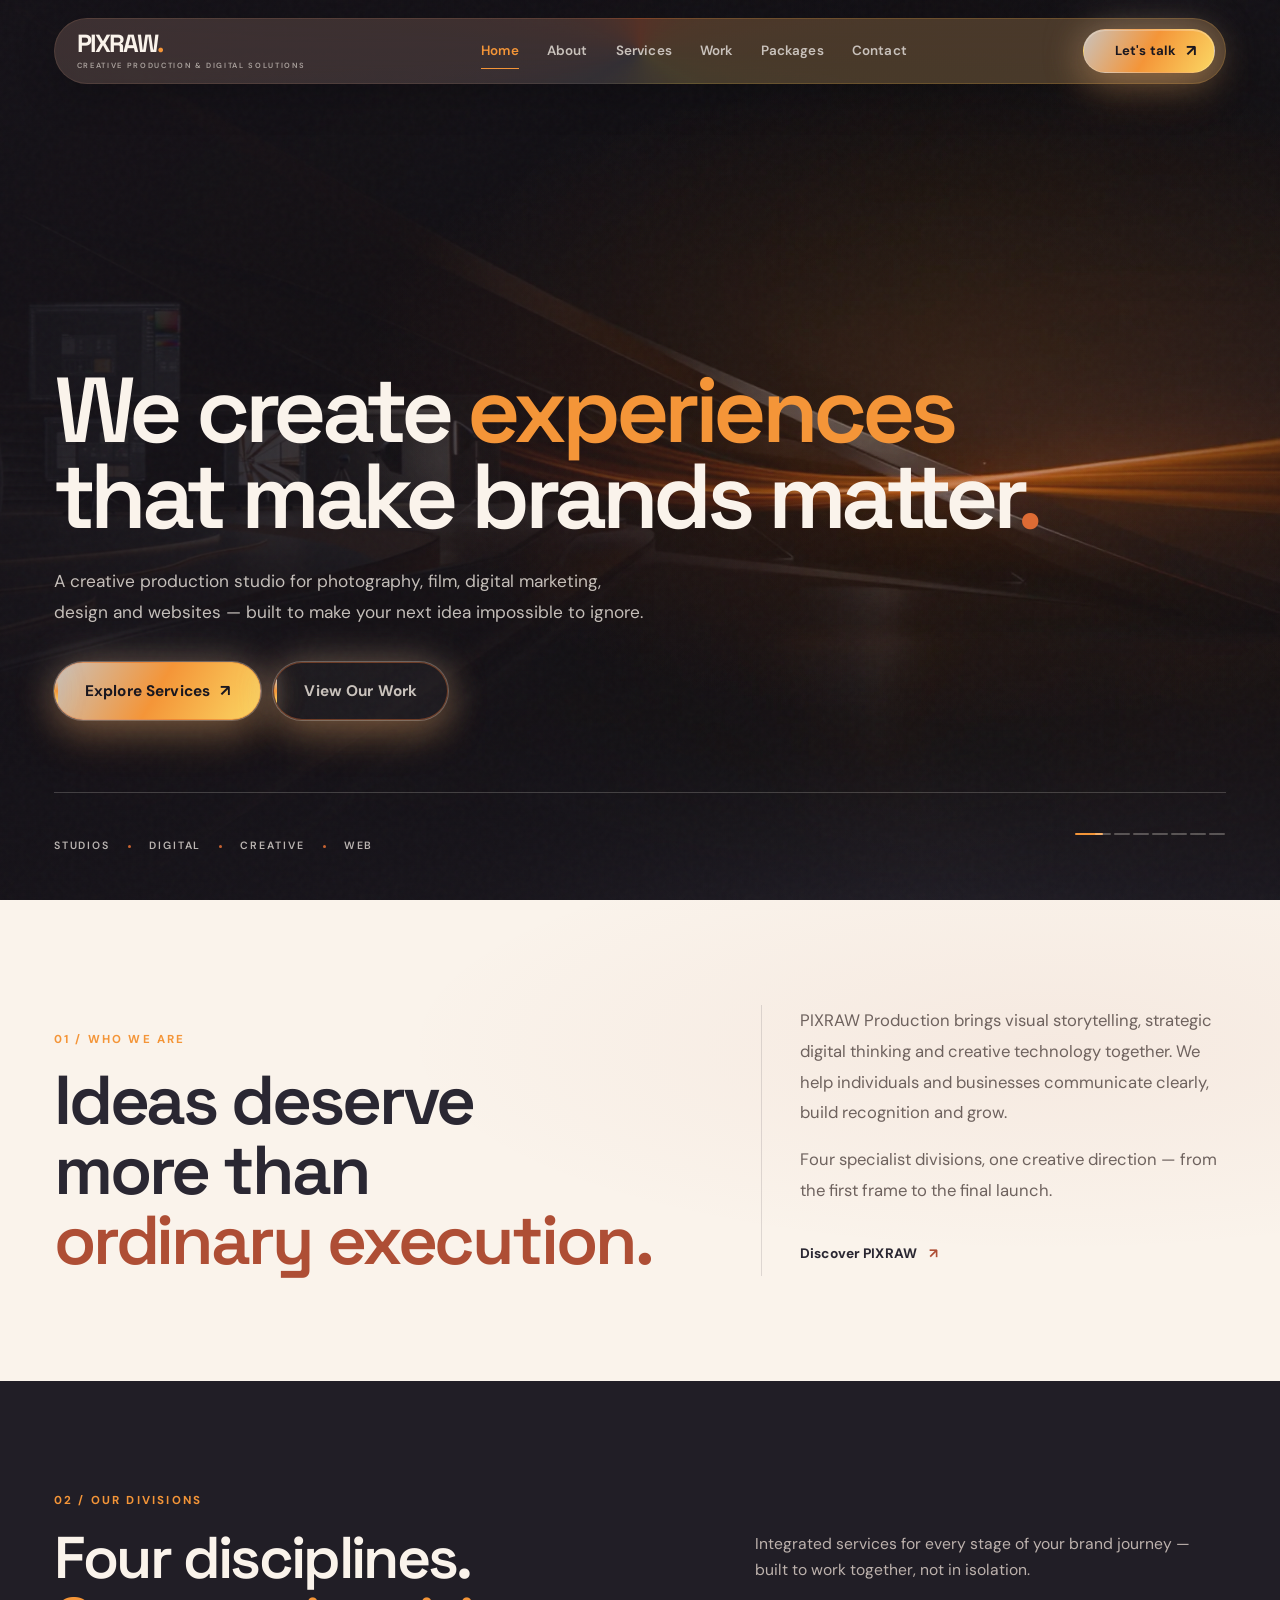
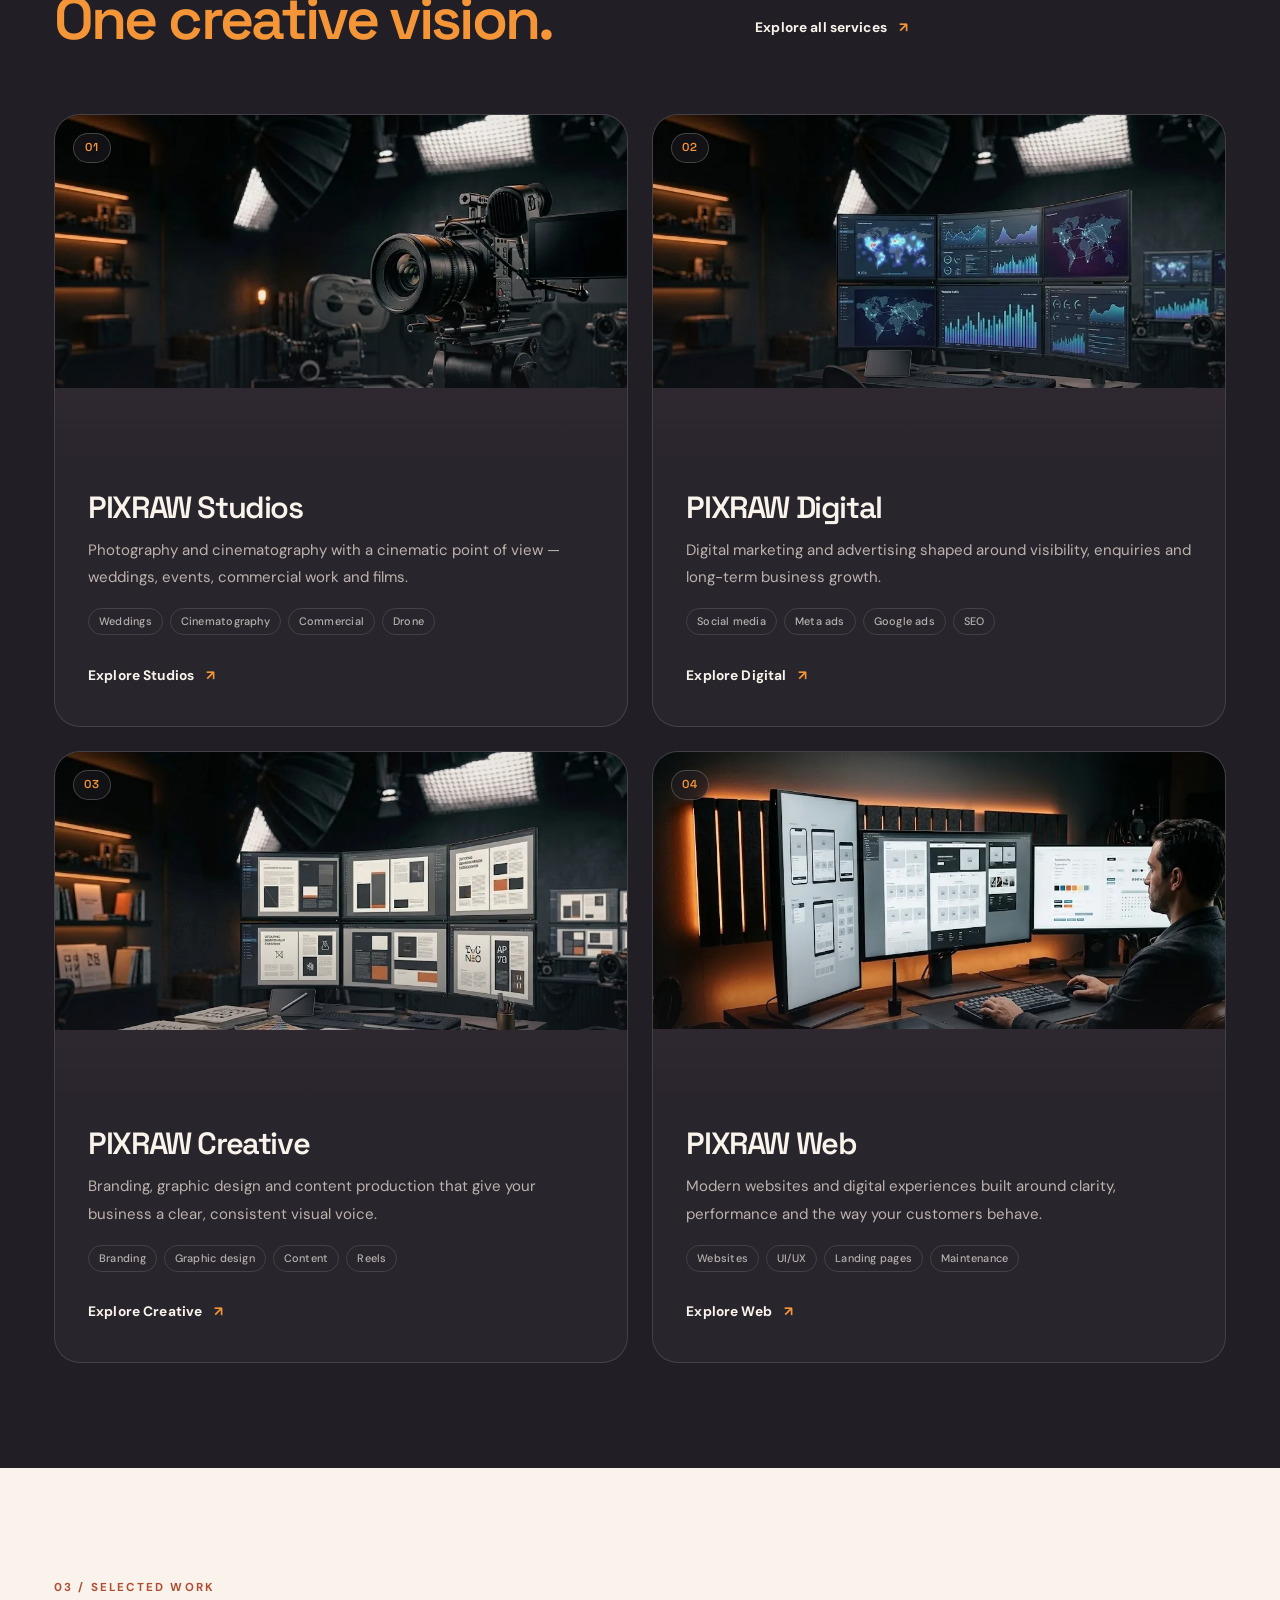
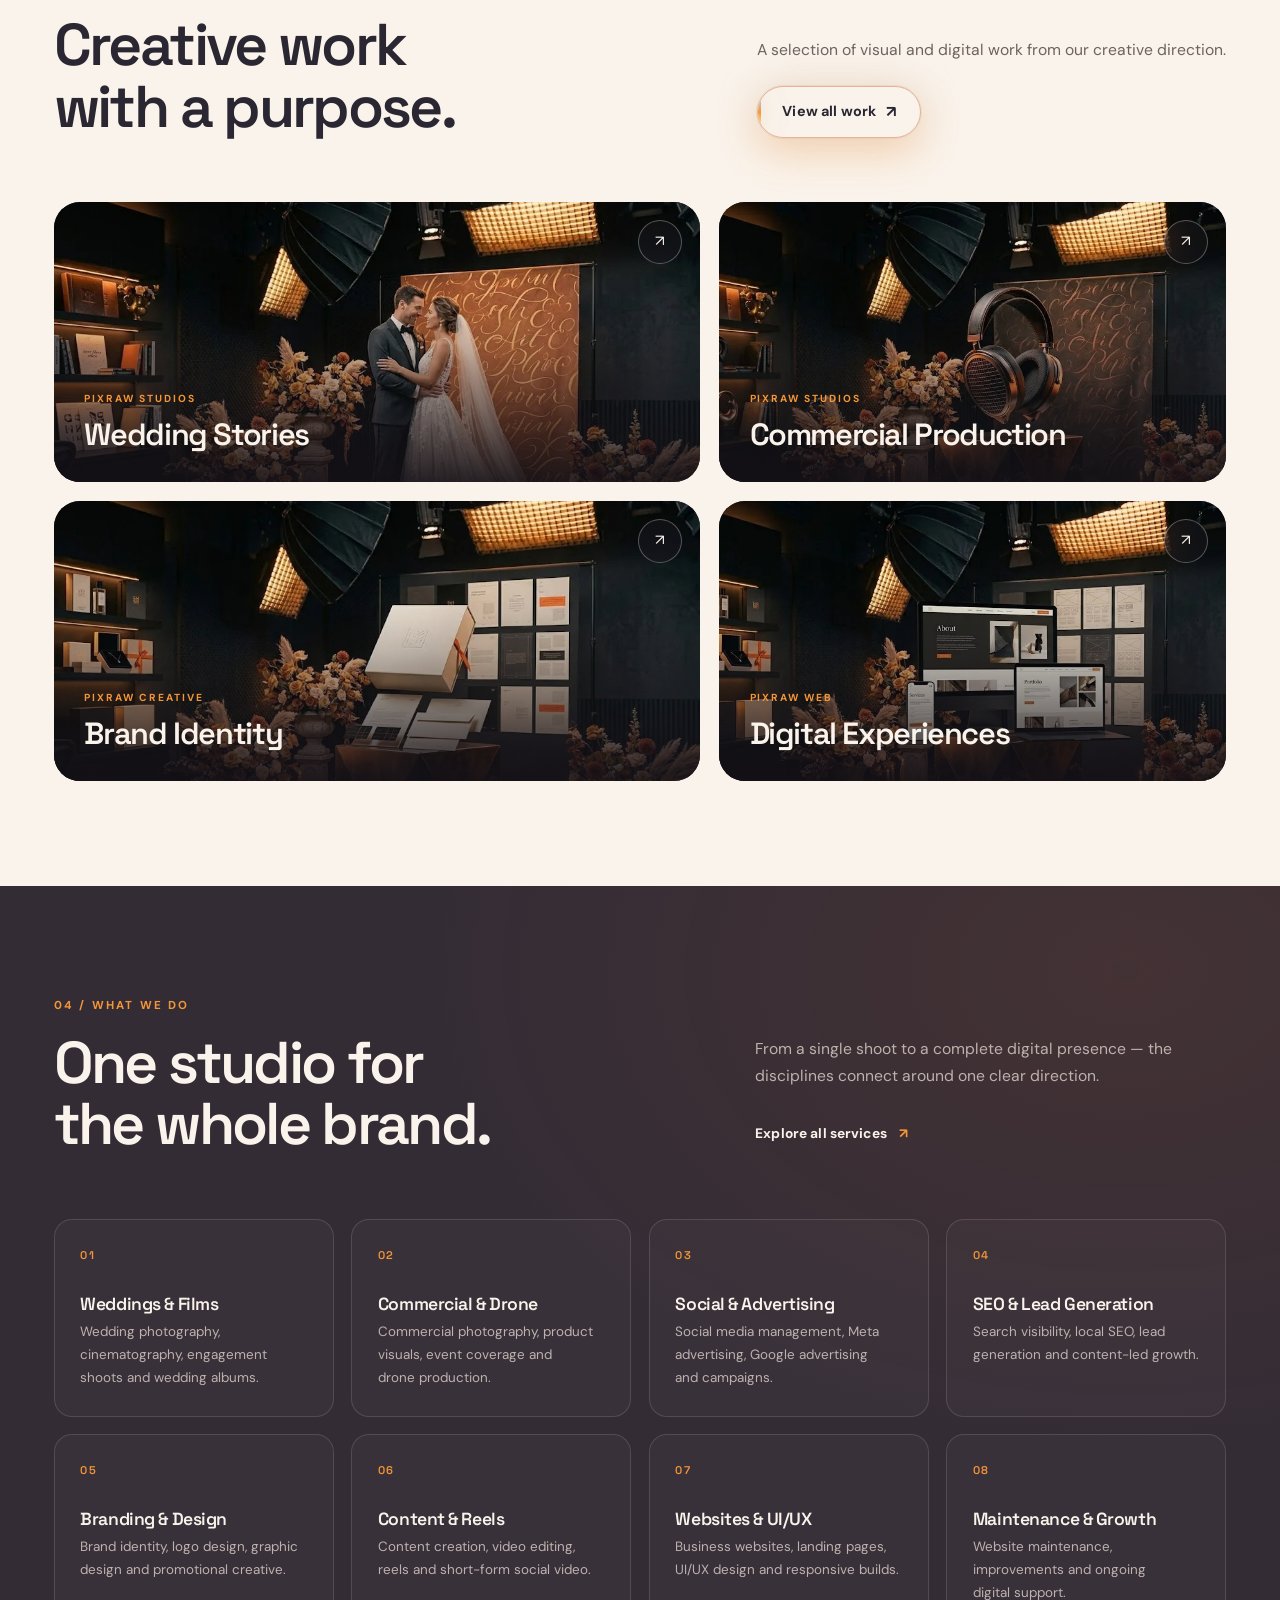
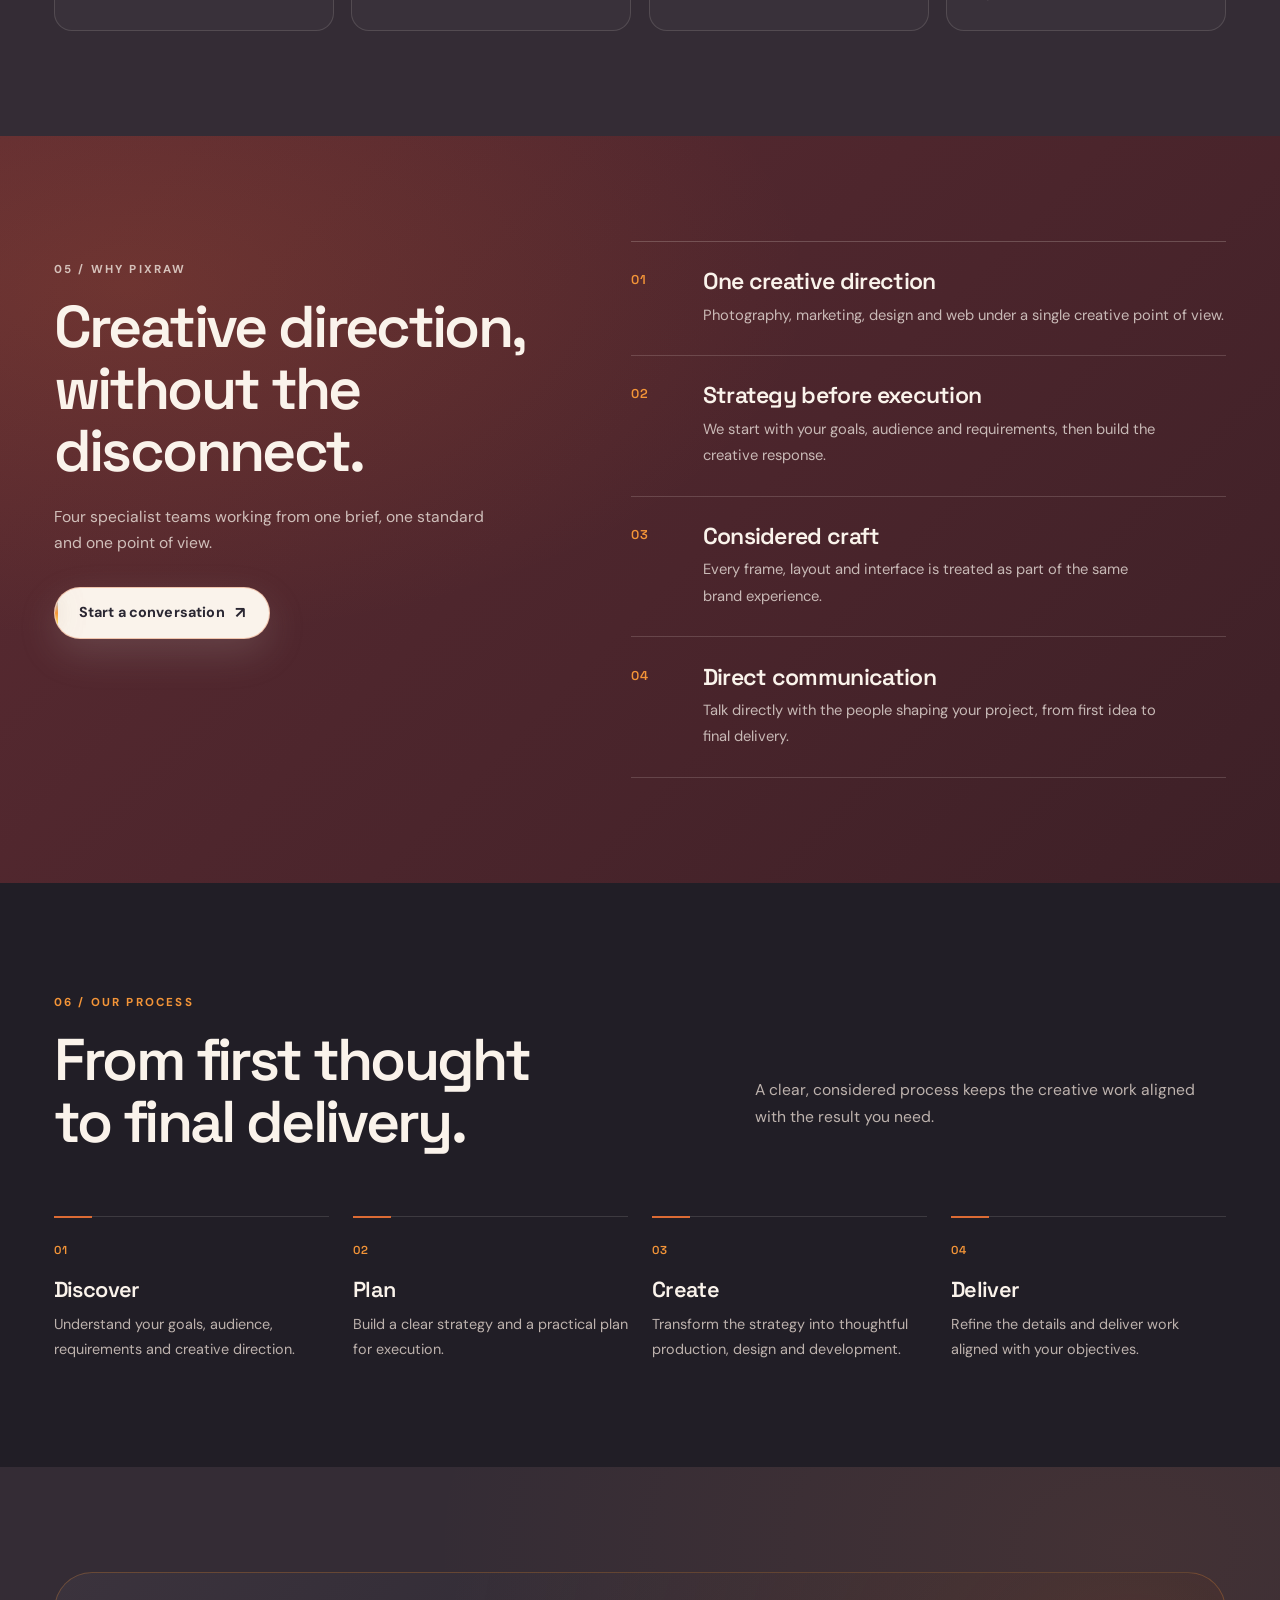
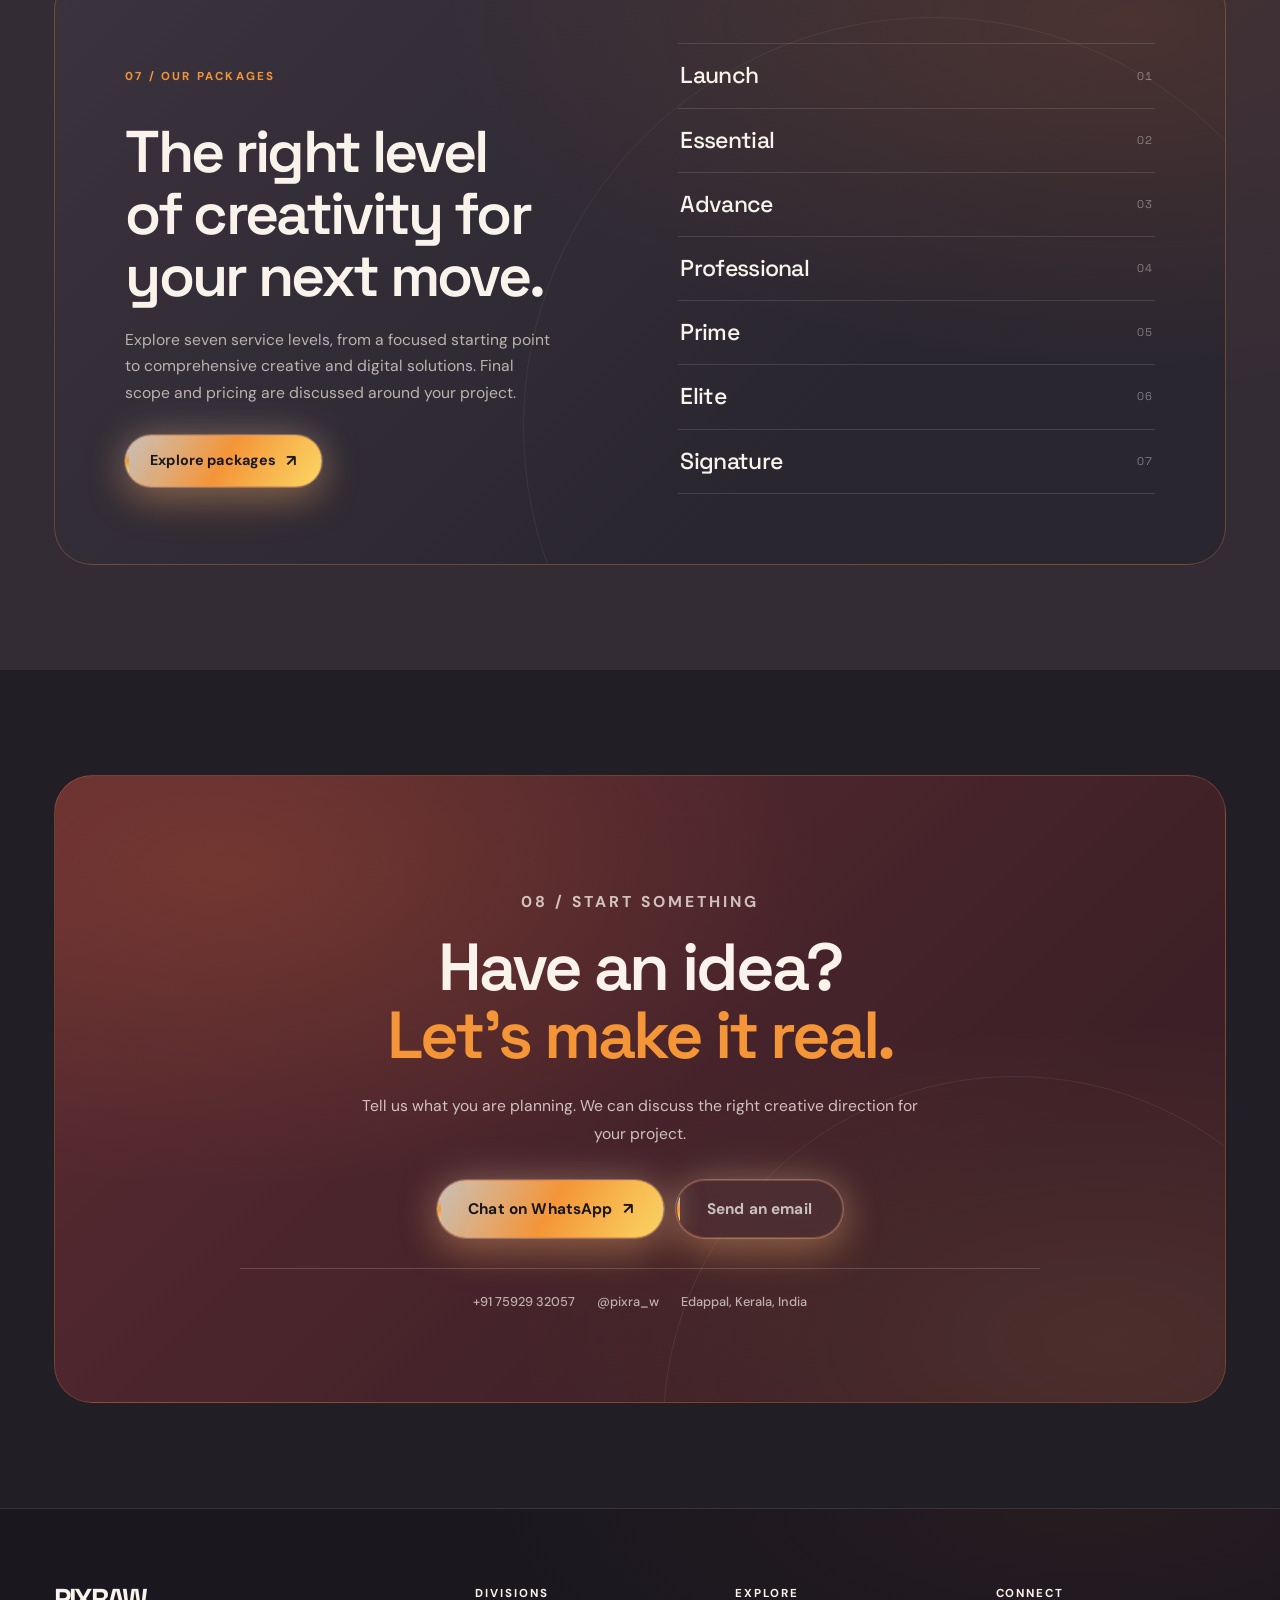
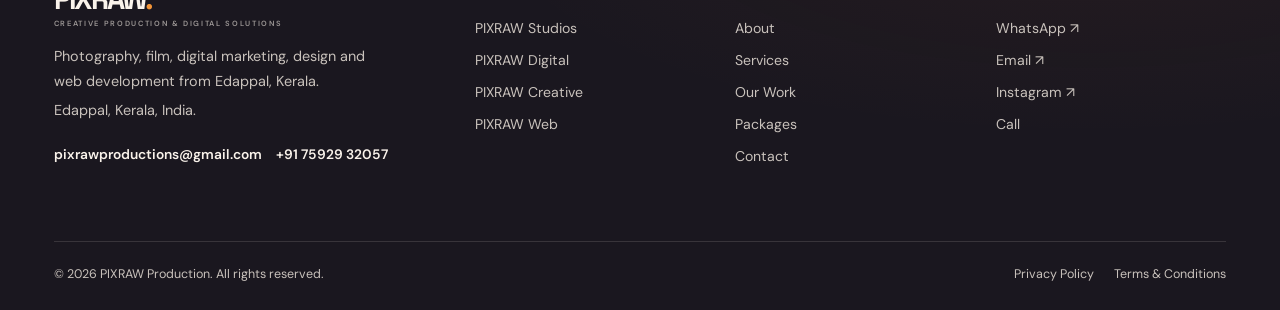
<file: index.html>
<!DOCTYPE html>
<html lang="en">
<head>
  <meta charset="UTF-8">
  <meta name="viewport" content="width=device-width, initial-scale=1">
  <meta name="theme-color" content="#211E26">

  <title>PIXRAW Production | Creative Production & Digital Solutions</title>
  <meta name="description" content="PIXRAW Production is a creative production and digital solutions studio in Edappal, Kerala. Photography, cinematography, digital marketing, branding and web development.">
  <link rel="canonical" href="https://pixraw.pages.dev/">

  <meta property="og:type" content="website">
  <meta property="og:site_name" content="PIXRAW Production">
  <meta property="og:title" content="PIXRAW Production | Creative Production & Digital Solutions">
  <meta property="og:description" content="Cinematic photography and film, digital marketing, creative design and web development from Edappal, Kerala.">
  <meta property="og:url" content="https://pixraw.pages.dev/">
  <meta property="og:image" content="https://pixraw.pages.dev/assets/images/og-pixraw.jpg">
  <meta property="og:image:width" content="1200">
  <meta property="og:image:height" content="630">
  <meta name="twitter:card" content="summary_large_image">
  <meta name="twitter:title" content="PIXRAW Production | Creative Production & Digital Solutions">
  <meta name="twitter:description" content="Cinematic photography and film, digital marketing, creative design and web development from Edappal, Kerala.">
  <meta name="twitter:image" content="https://pixraw.pages.dev/assets/images/og-pixraw.jpg">

  <link rel="icon" href="assets/logo/favicon.ico" sizes="any">
  <link rel="icon" type="image/png" sizes="32x32" href="assets/logo/favicon-32.png">
  <link rel="apple-touch-icon" href="assets/logo/apple-touch-icon.png">

  <link rel="preconnect" href="https://fonts.googleapis.com">
  <link rel="preconnect" href="https://fonts.gstatic.com" crossorigin>
  <link href="https://fonts.googleapis.com/css2?family=DM+Sans:wght@400;500;600;700&family=Space+Grotesk:wght@400;500;600;700&display=swap" rel="stylesheet">

  <link rel="preload" as="image" type="image/webp" href="assets/video/webp/pixraw-scene-01-camera-lens-1920.webp" imagesrcset="assets/video/webp/pixraw-scene-01-camera-lens-960.webp 960w, assets/video/webp/pixraw-scene-01-camera-lens-1920.webp 1920w" imagesizes="100vw">
  <link rel="stylesheet" href="assets/css/design-system.css?v=20261106v">
  <link rel="stylesheet" href="assets/css/style.css?v=20261106v">
  <link rel="stylesheet" href="assets/css/responsive.css?v=20261106v">
  <script src="assets/js/main.js?v=20261106v" defer></script>

  <script type="application/ld+json">
  {
    "@context": "https://schema.org",
    "@type": "ProfessionalService",
    "name": "PIXRAW Production",
    "alternateName": "PIXRAW",
    "description": "Creative production and digital solutions company offering photography, cinematography, digital marketing, branding and web development.",
    "url": "https://pixraw.pages.dev/",
    "logo": "https://pixraw.pages.dev/assets/logo/pixraw-logo-cream.png",
    "image": "https://pixraw.pages.dev/assets/images/og-pixraw.jpg",
    "email": "pixrawproductions@gmail.com",
    "telephone": "+91-75929-32057",
    "address": {
      "@type": "PostalAddress",
      "addressLocality": "Edappal",
      "addressRegion": "Kerala",
      "addressCountry": "IN"
    },
    "areaServed": {
      "@type": "Place",
      "name": "Kerala, India"
    },
    "sameAs": [
      "https://www.instagram.com/pixra_w/"
    ]
  }
  </script>
</head>
<body>

<a class="skip-link" href="#main">Skip to content</a>

<header class="site-header">
  <div class="nav-shell">
    <a class="brand" href="index.html" aria-label="PIXRAW Production — home">
      <span class="brand__name">PIXRAW<span class="brand__dot">.</span></span>
      <span class="brand__sub">Creative Production &amp; Digital Solutions</span>
    </a>

    <nav class="primary-nav" aria-label="Primary navigation">
      <a href="index.html" aria-current="page">Home</a>
      <a href="about.html">About</a>
      <a href="services.html">Services</a>
      <a href="work.html">Work</a>
      <a href="packages.html">Packages</a>
      <a href="contact.html">Contact</a>
    </nav>

    <div class="nav-actions">
      <a class="btn btn--sm" href="contact.html"><span class="btn__glow-line" aria-hidden="true"></span>Let's talk <span class="btn__arrow" aria-hidden="true">↗</span></a>
      <button class="nav-toggle" type="button" aria-expanded="false" aria-controls="mobile-menu" aria-label="Open navigation menu">
        <span>Menu</span>
        <span class="nav-toggle__icon" aria-hidden="true"><i></i><i></i></span>
      </button>
    </div>
  </div>
</header>

<div class="mobile-menu" id="mobile-menu" aria-hidden="true" inert>
  <div class="mobile-menu__head">
    <a class="brand" href="index.html" aria-label="PIXRAW Production — home">
      <span class="brand__name">PIXRAW<span class="brand__dot">.</span></span>
      <span class="brand__sub">Creative Production &amp; Digital Solutions</span>
    </a>
    <button class="mobile-menu__close" type="button" aria-label="Close navigation menu">✕</button>
  </div>

  <nav class="mobile-menu__nav" aria-label="Mobile navigation">
    <a href="index.html" aria-current="page">Home <span>01</span></a>
    <a href="about.html">About <span>02</span></a>
    <a href="services.html">Services <span>03</span></a>
    <a href="work.html">Work <span>04</span></a>
    <a href="packages.html">Packages <span>05</span></a>
    <a href="contact.html">Contact <span>06</span></a>
  </nav>

  <div class="mobile-menu__foot">
    <a href="https://wa.me/917592932057" target="_blank" rel="noopener noreferrer">WhatsApp <span aria-hidden="true">↗</span></a>
    <a href="mailto:pixrawproductions@gmail.com">Email <span aria-hidden="true">↗</span></a>
    <a href="tel:+917592932057">Call</a>
    <a href="https://www.instagram.com/pixra_w/" target="_blank" rel="noopener noreferrer">Instagram <span aria-hidden="true">↗</span></a>
  </div>
</div>

<main id="main">

  <section class="hero" aria-label="PIXRAW Production showreel">
    <div class="hero__media" data-hero-media>
      <div class="hero__scene is-active" data-hero-layer="a">
        <img
          id="heroSceneA"
          src="assets/video/pixraw-scene-01-camera-lens.png"
          srcset="assets/video/webp/pixraw-scene-01-camera-lens-960.webp 960w, assets/video/webp/pixraw-scene-01-camera-lens-1920.webp 1920w"
          sizes="100vw"
          alt=""
          width="2646"
          height="1437"
          fetchpriority="high"
          decoding="async">
      </div>
      <div class="hero__scene" data-hero-layer="b" aria-hidden="true">
        <img
          id="heroSceneB"
          src="[data-uri]"
          alt=""
          width="2646"
          height="1437"
          decoding="async">
      </div>
    </div>
    <div class="hero__shade" aria-hidden="true"></div>

    <div class="container hero__inner">
      <div class="hero__copy">
        <h1>We create <span>experiences</span> that make brands matter<span class="dot">.</span></h1>
        <p class="hero__description">
          A creative production studio for photography, film, digital marketing,
          design and websites — built to make your next idea impossible to ignore.
        </p>
        <div class="hero__actions">
          <a class="btn btn--lg" href="services.html">Explore Services <span class="btn__arrow" aria-hidden="true">↗</span></a>
          <a class="btn btn--ghost btn--lg" href="work.html">View Our Work</a>
        </div>
      </div>

      <div class="hero__foot">
        <div class="hero__tags" aria-label="PIXRAW divisions">
          <span>Studios</span>
          <span>Digital</span>
          <span>Creative</span>
          <span>Web</span>
        </div>

        <div class="hero__film">
          <div class="hero__dots" role="group" aria-label="Choose a hero scene">
            <button class="scene-dot is-active" type="button" data-scene="0" aria-label="Show scene 1" aria-pressed="true"></button>
            <button class="scene-dot" type="button" data-scene="1" aria-label="Show scene 2" aria-pressed="false"></button>
            <button class="scene-dot" type="button" data-scene="2" aria-label="Show scene 3" aria-pressed="false"></button>
            <button class="scene-dot" type="button" data-scene="3" aria-label="Show scene 4" aria-pressed="false"></button>
            <button class="scene-dot" type="button" data-scene="4" aria-label="Show scene 5" aria-pressed="false"></button>
            <button class="scene-dot" type="button" data-scene="5" aria-label="Show scene 6" aria-pressed="false"></button>
            <button class="scene-dot" type="button" data-scene="6" aria-label="Show scene 7" aria-pressed="false"></button>
            <button class="scene-dot" type="button" data-scene="7" aria-label="Show scene 8" aria-pressed="false"></button>
          </div>
        </div>
      </div>
    </div>
  </section>

  <section class="section intro-section" id="about">
    <div class="container intro-grid">
      <div data-reveal>
        <p class="section-label">01 / Who we are</p>
        <h2 class="intro-title">Ideas deserve more than <span>ordinary execution.</span></h2>
      </div>
      <div class="intro-copy" data-reveal>
        <p>
          PIXRAW Production brings visual storytelling, strategic digital thinking
          and creative technology together. We help individuals and businesses
          communicate clearly, build recognition and grow.
        </p>
        <p>
          Four specialist divisions, one creative direction — from the first frame
          to the final launch.
        </p>
        <a class="link-arrow" href="about.html">Discover PIXRAW <span aria-hidden="true">↗</span></a>
      </div>
    </div>
  </section>

  <section class="section" id="divisions">
    <div class="container">
      <div class="section-head">
        <div data-reveal>
          <p class="section-label">02 / Our divisions</p>
          <h2 class="section-head__title">Four disciplines. <span class="text-accent">One creative vision.</span></h2>
        </div>
        <div class="section-head__aside" data-reveal>
          <p>Integrated services for every stage of your brand journey — built to work together, not in isolation.</p>
          <a class="link-arrow" href="services.html">Explore all services <span aria-hidden="true">↗</span></a>
        </div>
      </div>

      <div class="divisions-grid" data-reveal-group>
        <article class="division-card" data-reveal>
          <div class="division-card__media">
            <picture>
              <source type="image/webp" srcset="assets/images/webp/service-studios.webp">
              <img src="assets/images/service-studios.jpeg" alt="Cinema camera and lighting in the PIXRAW studio" width="934" height="445" loading="lazy" decoding="async">
            </picture>
            <span class="division-card__num">01</span>
          </div>
          <div class="division-card__body">
            <h3>PIXRAW Studios</h3>
            <p>Photography and cinematography with a cinematic point of view — weddings, events, commercial work and films.</p>
            <div class="division-tags">
              <span>Weddings</span>
              <span>Cinematography</span>
              <span>Commercial</span>
              <span>Drone</span>
            </div>
            <a class="link-arrow" href="services.html#studios">Explore Studios <span aria-hidden="true">↗</span></a>
          </div>
        </article>

        <article class="division-card" data-reveal>
          <div class="division-card__media">
            <picture>
              <source type="image/webp" srcset="assets/images/webp/service-digital.webp">
              <img src="assets/images/service-digital.jpeg" alt="Digital marketing dashboards on studio monitors" width="939" height="448" loading="lazy" decoding="async">
            </picture>
            <span class="division-card__num">02</span>
          </div>
          <div class="division-card__body">
            <h3>PIXRAW Digital</h3>
            <p>Digital marketing and advertising shaped around visibility, enquiries and long-term business growth.</p>
            <div class="division-tags">
              <span>Social media</span>
              <span>Meta ads</span>
              <span>Google ads</span>
              <span>SEO</span>
            </div>
            <a class="link-arrow" href="services.html#digital">Explore Digital <span aria-hidden="true">↗</span></a>
          </div>
        </article>

        <article class="division-card" data-reveal>
          <div class="division-card__media">
            <picture>
              <source type="image/webp" srcset="assets/images/webp/service-creative.webp">
              <img src="assets/images/service-creative.jpeg" alt="Graphic design and brand layouts on studio monitors" width="932" height="453" loading="lazy" decoding="async">
            </picture>
            <span class="division-card__num">03</span>
          </div>
          <div class="division-card__body">
            <h3>PIXRAW Creative</h3>
            <p>Branding, graphic design and content production that give your business a clear, consistent visual voice.</p>
            <div class="division-tags">
              <span>Branding</span>
              <span>Graphic design</span>
              <span>Content</span>
              <span>Reels</span>
            </div>
            <a class="link-arrow" href="services.html#creative">Explore Creative <span aria-hidden="true">↗</span></a>
          </div>
        </article>

        <article class="division-card" data-reveal>
          <div class="division-card__media">
            <picture>
              <source type="image/webp" srcset="assets/images/webp/service-web.webp">
              <img src="assets/images/service-web.jpeg" alt="Website and interface design work on a desktop" width="933" height="452" loading="lazy" decoding="async">
            </picture>
            <span class="division-card__num">04</span>
          </div>
          <div class="division-card__body">
            <h3>PIXRAW Web</h3>
            <p>Modern websites and digital experiences built around clarity, performance and the way your customers behave.</p>
            <div class="division-tags">
              <span>Websites</span>
              <span>UI/UX</span>
              <span>Landing pages</span>
              <span>Maintenance</span>
            </div>
            <a class="link-arrow" href="services.html#web">Explore Web <span aria-hidden="true">↗</span></a>
          </div>
        </article>
      </div>
    </div>
  </section>

  <section class="section section--cream">
    <div class="container">
      <div class="section-head">
        <div data-reveal>
          <p class="section-label">03 / Selected work</p>
          <h2>Creative work with a purpose.</h2>
        </div>
        <div class="section-head__aside" data-reveal>
          <p>A selection of visual and digital work from our creative direction.</p>
          <a class="btn btn--outline-ink" href="work.html">View all work <span class="btn__arrow" aria-hidden="true">↗</span></a>
        </div>
      </div>

      <div class="work-feature" data-reveal-group>
        <a class="work-card" href="work.html#portfolio" aria-label="View Wedding Stories in the portfolio" data-reveal>
          <picture>
            <source type="image/webp" srcset="assets/images/webp/portfolio-wedding.webp">
            <img src="assets/images/portfolio-wedding.jpeg" alt="Wedding couple photographed in a cinematic studio setting" width="932" height="452" loading="lazy" decoding="async">
          </picture>
          <span class="work-card__open" aria-hidden="true">↗</span>
          <div class="work-card__content">
            <p class="eyebrow">PIXRAW Studios</p>
            <h3>Wedding Stories</h3>
          </div>
        </a>

        <a class="work-card" href="work.html#portfolio" aria-label="View Commercial Production in the portfolio" data-reveal>
          <picture>
            <source type="image/webp" srcset="assets/images/webp/portfolio-commercial.webp">
            <img src="assets/images/portfolio-commercial.jpeg" alt="Commercial product photography with warm studio lighting" width="933" height="451" loading="lazy" decoding="async">
          </picture>
          <span class="work-card__open" aria-hidden="true">↗</span>
          <div class="work-card__content">
            <p class="eyebrow">PIXRAW Studios</p>
            <h3>Commercial Production</h3>
          </div>
        </a>

        <a class="work-card" href="work.html#portfolio" aria-label="View Brand Identity in the portfolio" data-reveal>
          <picture>
            <source type="image/webp" srcset="assets/images/webp/portfolio-branding.webp">
            <img src="assets/images/portfolio-branding.jpeg" alt="Brand identity and packaging design presentation" width="933" height="449" loading="lazy" decoding="async">
          </picture>
          <span class="work-card__open" aria-hidden="true">↗</span>
          <div class="work-card__content">
            <p class="eyebrow">PIXRAW Creative</p>
            <h3>Brand Identity</h3>
          </div>
        </a>

        <a class="work-card" href="work.html#portfolio" aria-label="View Digital Experiences in the portfolio" data-reveal>
          <picture>
            <source type="image/webp" srcset="assets/images/webp/portfolio-web.webp">
            <img src="assets/images/portfolio-web.jpeg" alt="Responsive website design displayed on a laptop and phone" width="935" height="451" loading="lazy" decoding="async">
          </picture>
          <span class="work-card__open" aria-hidden="true">↗</span>
          <div class="work-card__content">
            <p class="eyebrow">PIXRAW Web</p>
            <h3>Digital Experiences</h3>
          </div>
        </a>
      </div>
    </div>
  </section>

  <section class="section section--surface">
    <div class="container">
      <div class="section-head">
        <div data-reveal>
          <p class="section-label">04 / What we do</p>
          <h2>One studio for the whole brand.</h2>
        </div>
        <div class="section-head__aside" data-reveal>
          <p>From a single shoot to a complete digital presence — the disciplines connect around one clear direction.</p>
          <a class="link-arrow" href="services.html">Explore all services <span aria-hidden="true">↗</span></a>
        </div>
      </div>

      <div class="capabilities-grid" data-reveal-group>
        <article class="capability" data-reveal>
          <span class="capability__num">01</span>
          <h3>Weddings &amp; Films</h3>
          <p>Wedding photography, cinematography, engagement shoots and wedding albums.</p>
        </article>
        <article class="capability" data-reveal>
          <span class="capability__num">02</span>
          <h3>Commercial &amp; Drone</h3>
          <p>Commercial photography, product visuals, event coverage and drone production.</p>
        </article>
        <article class="capability" data-reveal>
          <span class="capability__num">03</span>
          <h3>Social &amp; Advertising</h3>
          <p>Social media management, Meta advertising, Google advertising and campaigns.</p>
        </article>
        <article class="capability" data-reveal>
          <span class="capability__num">04</span>
          <h3>SEO &amp; Lead Generation</h3>
          <p>Search visibility, local SEO, lead generation and content-led growth.</p>
        </article>
        <article class="capability" data-reveal>
          <span class="capability__num">05</span>
          <h3>Branding &amp; Design</h3>
          <p>Brand identity, logo design, graphic design and promotional creative.</p>
        </article>
        <article class="capability" data-reveal>
          <span class="capability__num">06</span>
          <h3>Content &amp; Reels</h3>
          <p>Content creation, video editing, reels and short-form social video.</p>
        </article>
        <article class="capability" data-reveal>
          <span class="capability__num">07</span>
          <h3>Websites &amp; UI/UX</h3>
          <p>Business websites, landing pages, UI/UX design and responsive builds.</p>
        </article>
        <article class="capability" data-reveal>
          <span class="capability__num">08</span>
          <h3>Maintenance &amp; Growth</h3>
          <p>Website maintenance, improvements and ongoing digital support.</p>
        </article>
      </div>
    </div>
  </section>

  <section class="section section--maroon">
    <div class="container why-grid">
      <div class="why-intro" data-reveal>
        <p class="section-label">05 / Why PIXRAW</p>
        <h2>Creative direction, without the disconnect.</h2>
        <p>Four specialist teams working from one brief, one standard and one point of view.</p>
        <a class="btn btn--cream" href="contact.html">Start a conversation <span class="btn__arrow" aria-hidden="true">↗</span></a>
      </div>

      <div class="why-list" data-reveal-group>
        <article class="why-item" data-reveal>
          <span class="why-item__num">01</span>
          <div>
            <h3>One creative direction</h3>
            <p>Photography, marketing, design and web under a single creative point of view.</p>
          </div>
        </article>
        <article class="why-item" data-reveal>
          <span class="why-item__num">02</span>
          <div>
            <h3>Strategy before execution</h3>
            <p>We start with your goals, audience and requirements, then build the creative response.</p>
          </div>
        </article>
        <article class="why-item" data-reveal>
          <span class="why-item__num">03</span>
          <div>
            <h3>Considered craft</h3>
            <p>Every frame, layout and interface is treated as part of the same brand experience.</p>
          </div>
        </article>
        <article class="why-item" data-reveal>
          <span class="why-item__num">04</span>
          <div>
            <h3>Direct communication</h3>
            <p>Talk directly with the people shaping your project, from first idea to final delivery.</p>
          </div>
        </article>
      </div>
    </div>
  </section>

  <section class="section">
    <div class="container">
      <div class="section-head">
        <div data-reveal>
          <p class="section-label">06 / Our process</p>
          <h2>From first thought to final delivery.</h2>
        </div>
        <div class="section-head__aside" data-reveal>
          <p>A clear, considered process keeps the creative work aligned with the result you need.</p>
        </div>
      </div>

      <div class="process-grid" data-reveal-group>
        <article class="process-step" data-reveal>
          <span class="process-step__num">01</span>
          <h3>Discover</h3>
          <p>Understand your goals, audience, requirements and creative direction.</p>
        </article>
        <article class="process-step" data-reveal>
          <span class="process-step__num">02</span>
          <h3>Plan</h3>
          <p>Build a clear strategy and a practical plan for execution.</p>
        </article>
        <article class="process-step" data-reveal>
          <span class="process-step__num">03</span>
          <h3>Create</h3>
          <p>Transform the strategy into thoughtful production, design and development.</p>
        </article>
        <article class="process-step" data-reveal>
          <span class="process-step__num">04</span>
          <h3>Deliver</h3>
          <p>Refine the details and deliver work aligned with your objectives.</p>
        </article>
      </div>
    </div>
  </section>

  <section class="section section--surface">
    <div class="container">
      <div class="package-band" data-reveal>
        <div class="package-band__intro">
          <p class="section-label">07 / Our packages</p>
          <h2>The right level of creativity for your next move.</h2>
          <p>
            Explore seven service levels, from a focused starting point to
            comprehensive creative and digital solutions. Final scope and pricing
            are discussed around your project.
          </p>
          <a class="btn" href="packages.html">Explore packages <span class="btn__arrow" aria-hidden="true">↗</span></a>
        </div>

        <div class="package-list" data-reveal-group>
          <a href="packages.html#launch"><span class="package-list__name">Launch</span><span class="package-list__num">01</span></a>
          <a href="packages.html#essential"><span class="package-list__name">Essential</span><span class="package-list__num">02</span></a>
          <a href="packages.html#advance"><span class="package-list__name">Advance</span><span class="package-list__num">03</span></a>
          <a href="packages.html#professional"><span class="package-list__name">Professional</span><span class="package-list__num">04</span></a>
          <a href="packages.html#prime"><span class="package-list__name">Prime</span><span class="package-list__num">05</span></a>
          <a href="packages.html#elite"><span class="package-list__name">Elite</span><span class="package-list__num">06</span></a>
          <a href="packages.html#signature"><span class="package-list__name">Signature</span><span class="package-list__num">07</span></a>
        </div>
      </div>
    </div>
  </section>

  <section class="section">
    <div class="container">
      <div class="cta-panel" data-reveal>
        <div class="cta-panel__inner">
          <p class="section-label">08 / Start something</p>
          <h2>Have an idea? <span>Let's make it real.</span></h2>
          <p>Tell us what you are planning. We can discuss the right creative direction for your project.</p>
          <div class="cta-panel__actions">
            <a class="btn btn--lg" href="https://wa.me/917592932057" target="_blank" rel="noopener noreferrer">Chat on WhatsApp <span class="btn__arrow" aria-hidden="true">↗</span></a>
            <a class="btn btn--ghost btn--lg" href="mailto:pixrawproductions@gmail.com">Send an email</a>
          </div>
          <div class="cta-panel__contact">
            <a href="tel:+917592932057">+91 75929 32057</a>
            <a href="https://www.instagram.com/pixra_w/" target="_blank" rel="noopener noreferrer">@pixra_w</a>
            <span>Edappal, Kerala, India</span>
          </div>
        </div>
      </div>
    </div>
  </section>

</main>

<footer class="site-footer">
  <div class="container">
    <div class="footer-top">
      <div class="footer-brand">
        <a class="brand" href="index.html" aria-label="PIXRAW Production — home">
          <span class="brand__name">PIXRAW<span class="brand__dot">.</span></span>
          <span class="brand__sub">Creative Production &amp; Digital Solutions</span>
        </a>
        <p>Photography, film, digital marketing, design and web development from Edappal, Kerala.</p>
        <p>Edappal, Kerala, India.</p>
        <div class="footer-contact">
          <a href="mailto:pixrawproductions@gmail.com">pixrawproductions@gmail.com</a>
          <a href="tel:+917592932057">+91 75929 32057</a>
        </div>
      </div>

      <div class="footer-col">
        <h3>Divisions</h3>
        <a href="services.html#studios">PIXRAW Studios</a>
        <a href="services.html#digital">PIXRAW Digital</a>
        <a href="services.html#creative">PIXRAW Creative</a>
        <a href="services.html#web">PIXRAW Web</a>
      </div>

      <div class="footer-col">
        <h3>Explore</h3>
        <a href="about.html">About</a>
        <a href="services.html">Services</a>
        <a href="work.html">Our Work</a>
        <a href="packages.html">Packages</a>
        <a href="contact.html">Contact</a>
      </div>

      <div class="footer-col">
        <h3>Connect</h3>
        <a href="https://wa.me/917592932057" target="_blank" rel="noopener noreferrer">WhatsApp <span aria-hidden="true">↗</span></a>
        <a href="mailto:pixrawproductions@gmail.com">Email <span aria-hidden="true">↗</span></a>
        <a href="https://www.instagram.com/pixra_w/" target="_blank" rel="noopener noreferrer">Instagram <span aria-hidden="true">↗</span></a>
        <a href="tel:+917592932057">Call</a>
      </div>
    </div>

    <div class="footer-bottom">
      <p>© <span data-year>2026</span> PIXRAW Production. All rights reserved.</p>
      <div class="footer-bottom__links">
        <a href="privacy-policy.html">Privacy Policy</a>
        <a href="terms.html">Terms &amp; Conditions</a>
      </div>
    </div>
  </div>
</footer>

</body>
</html>
</file>
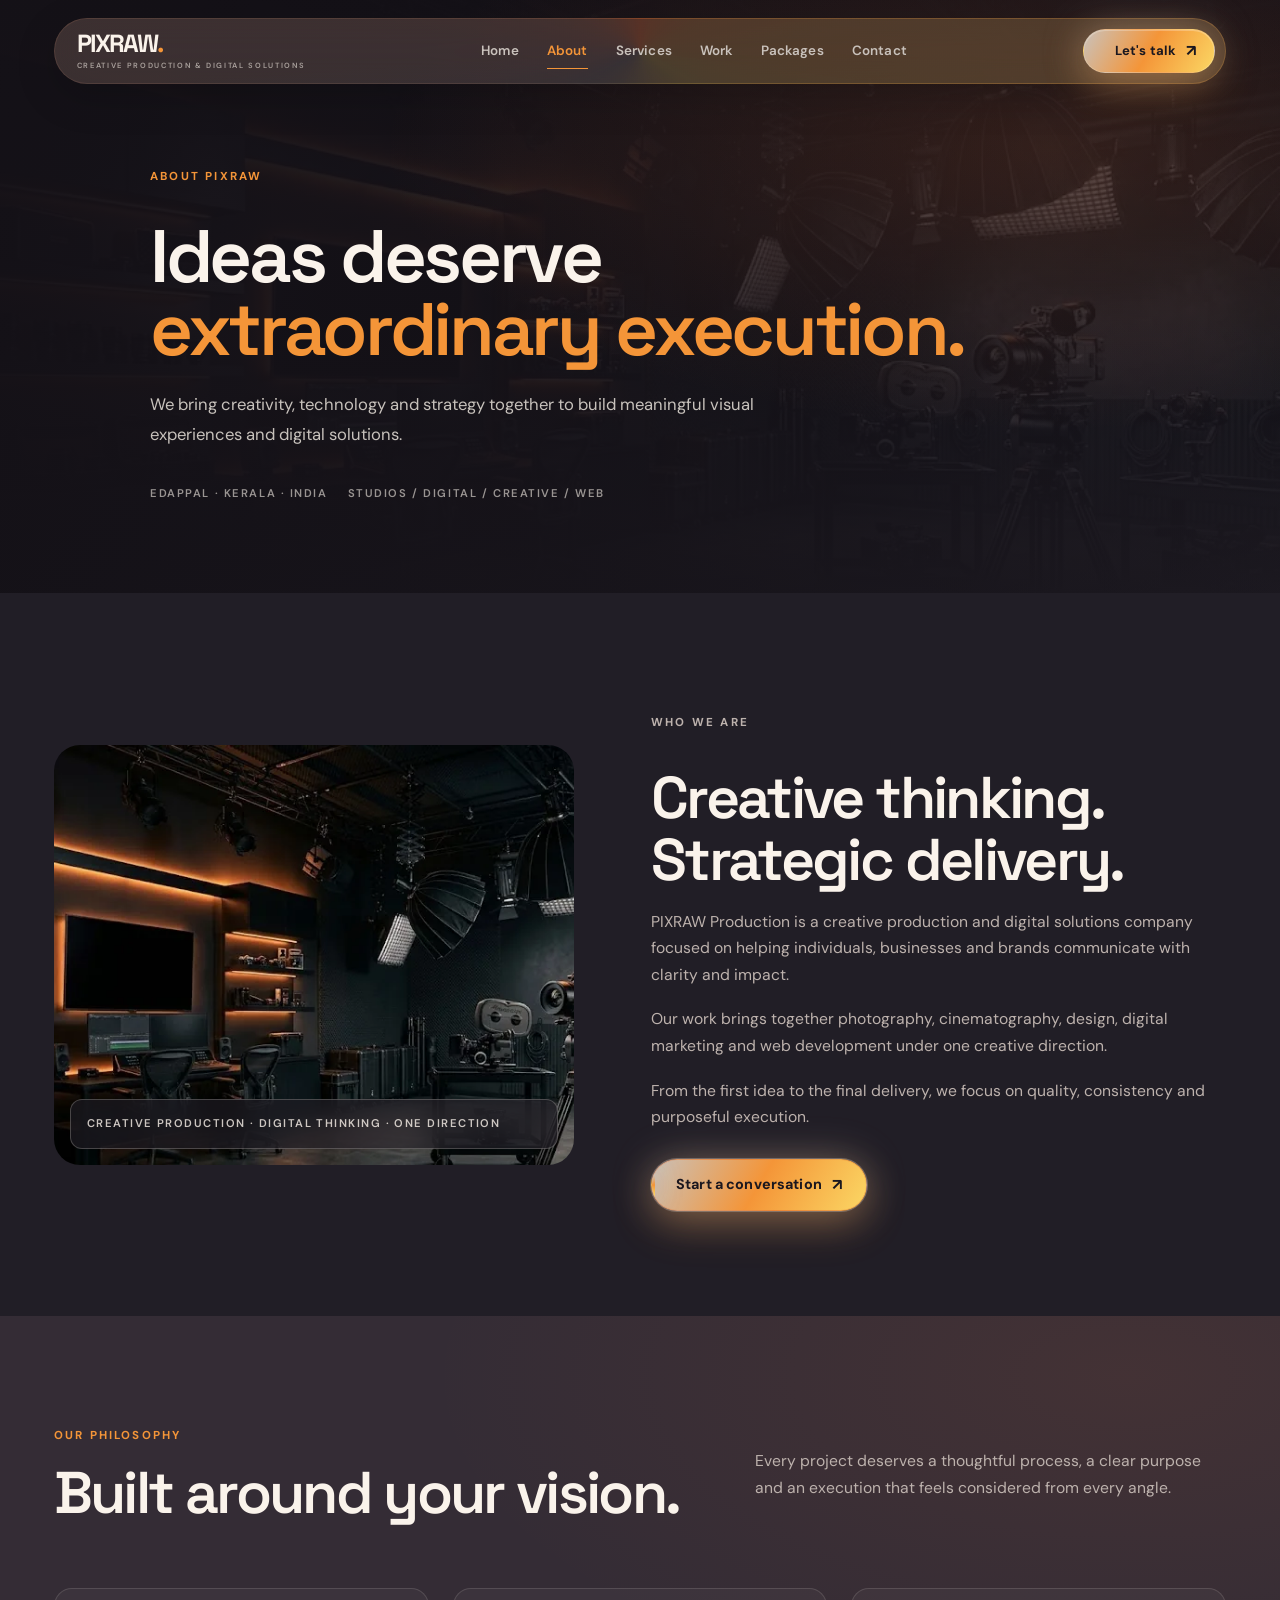
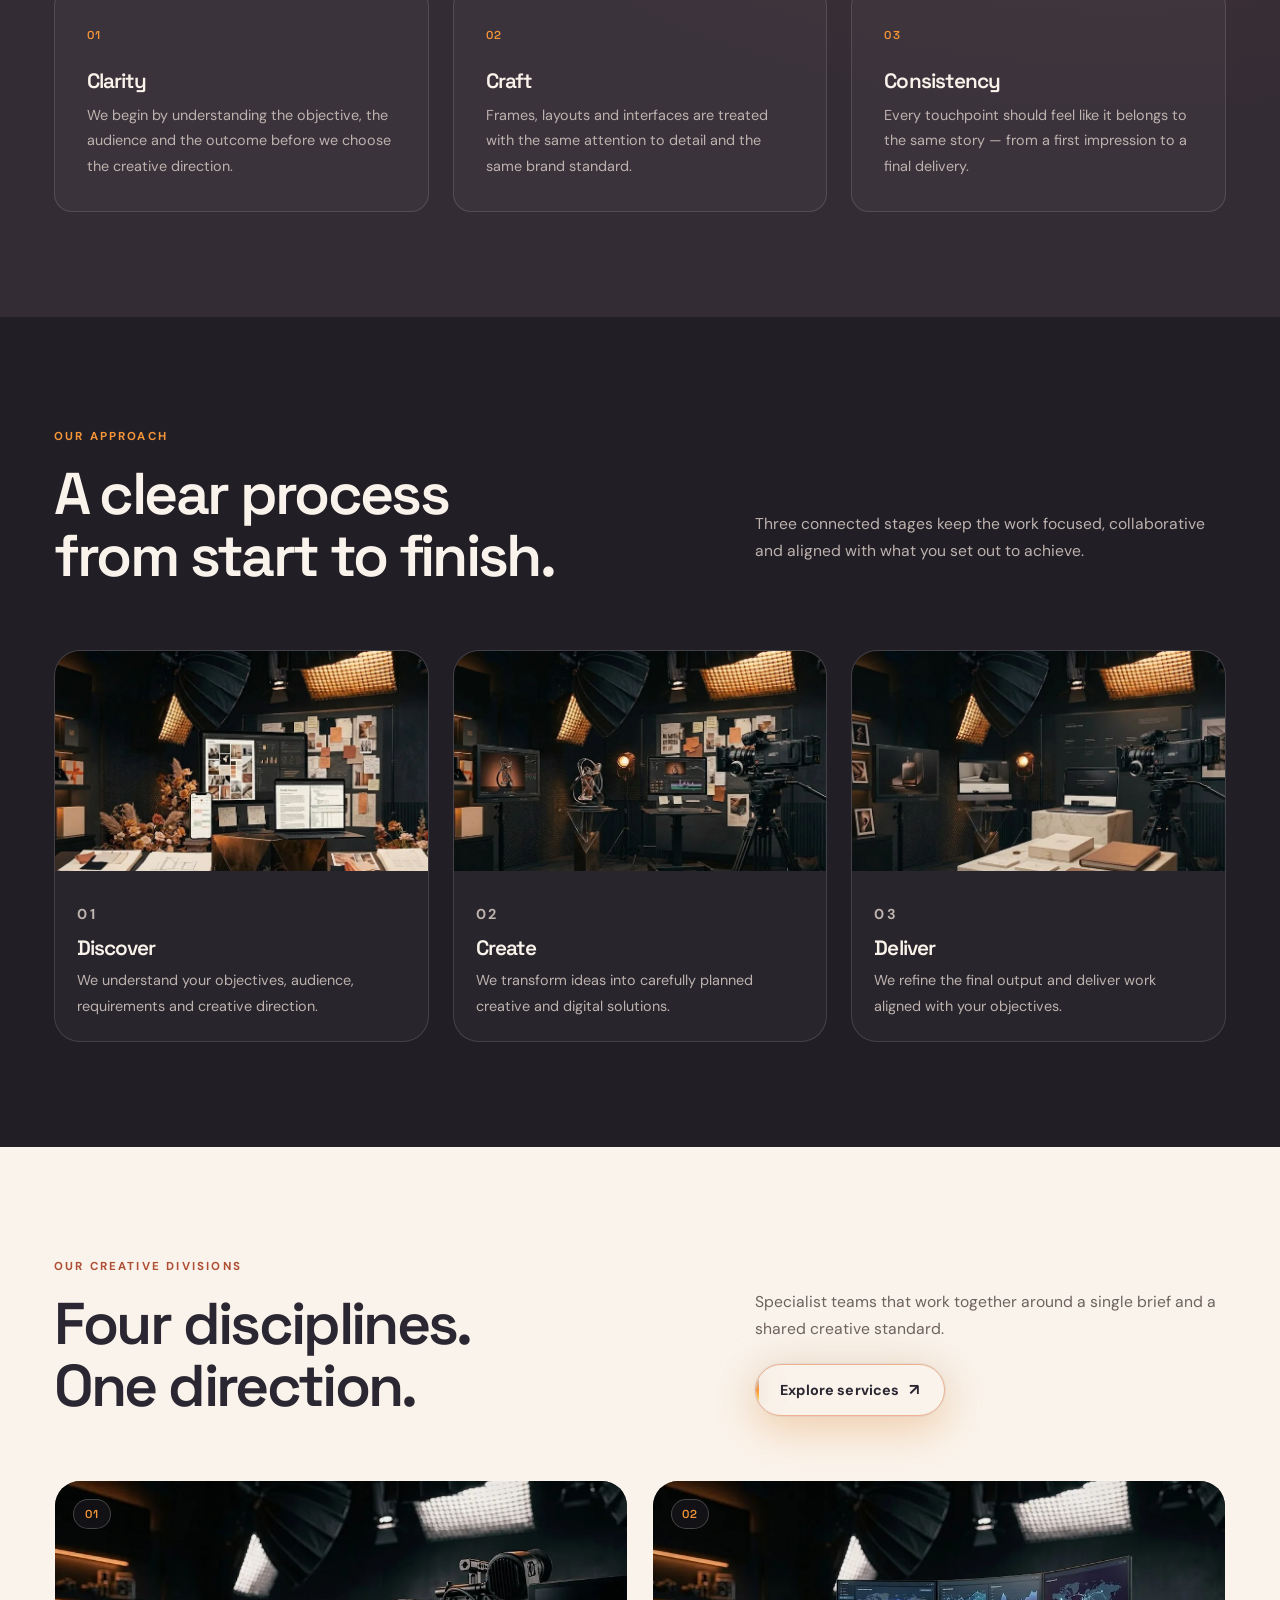
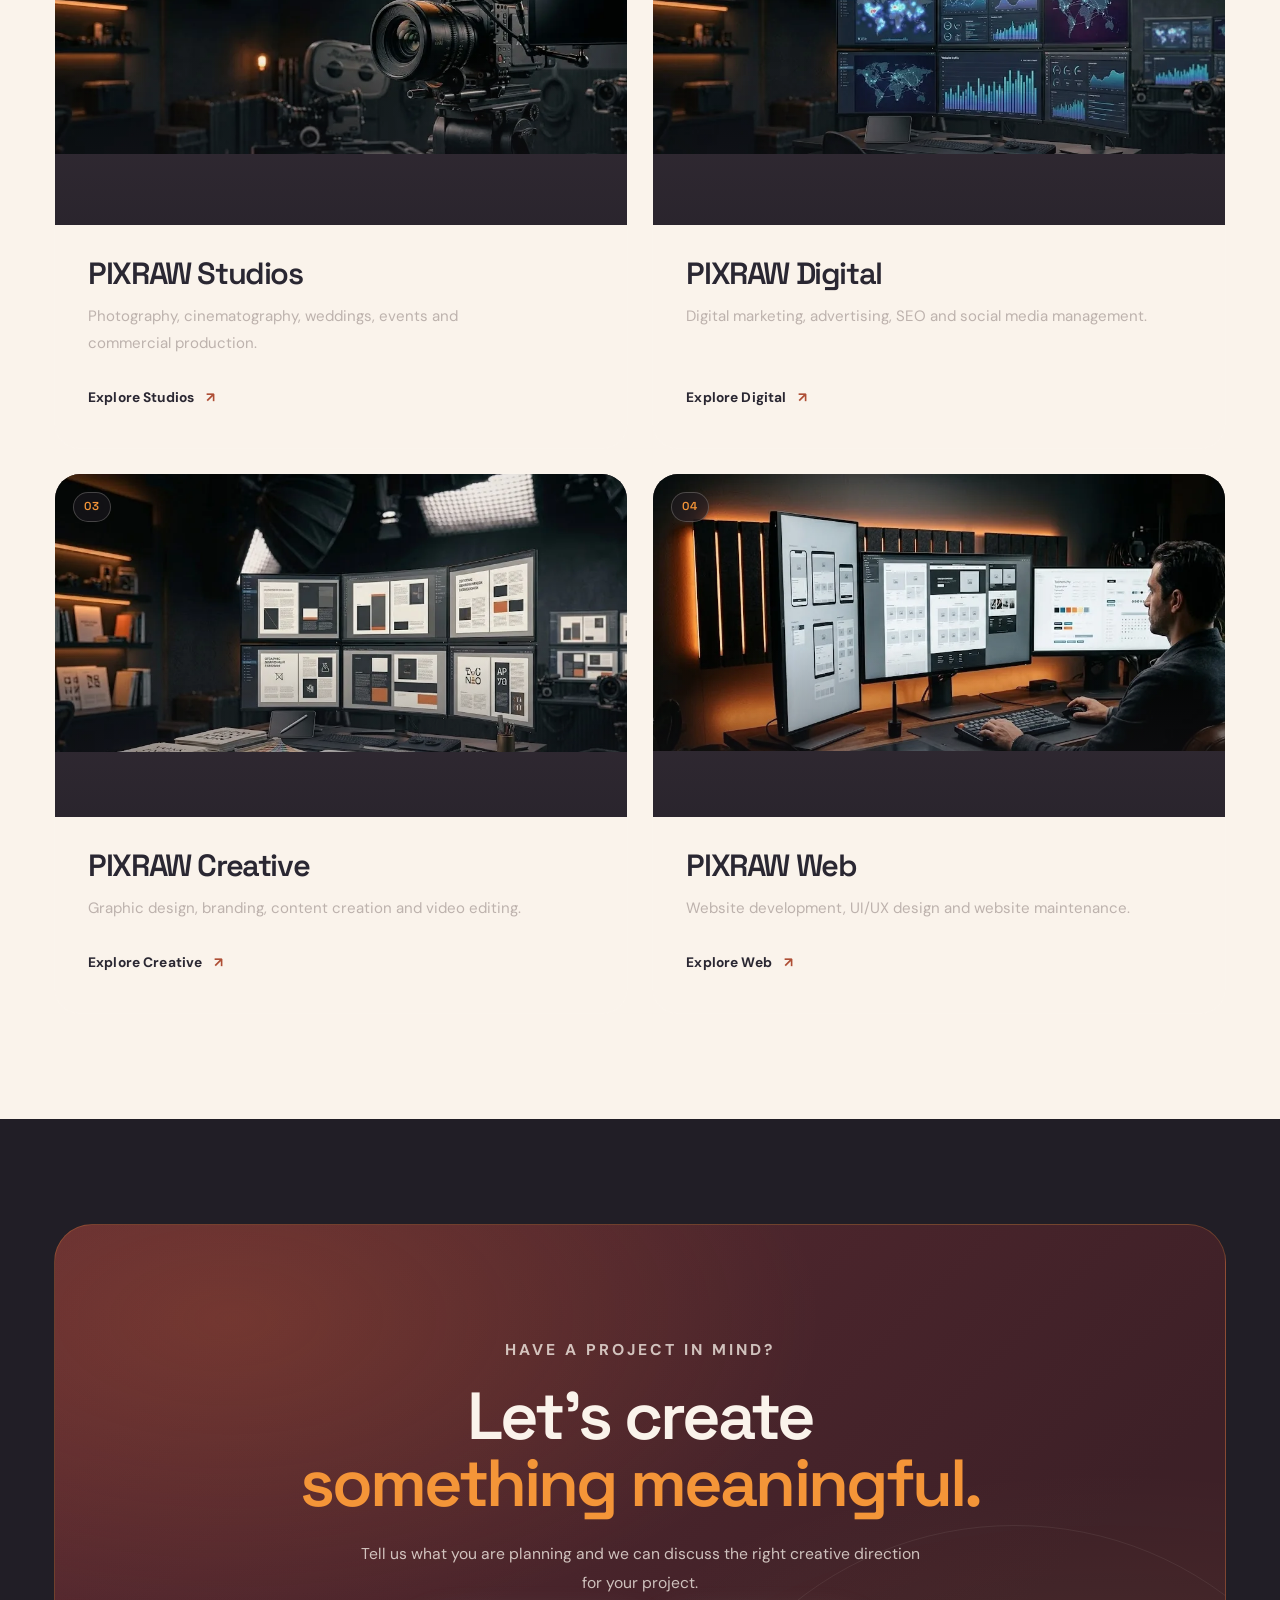
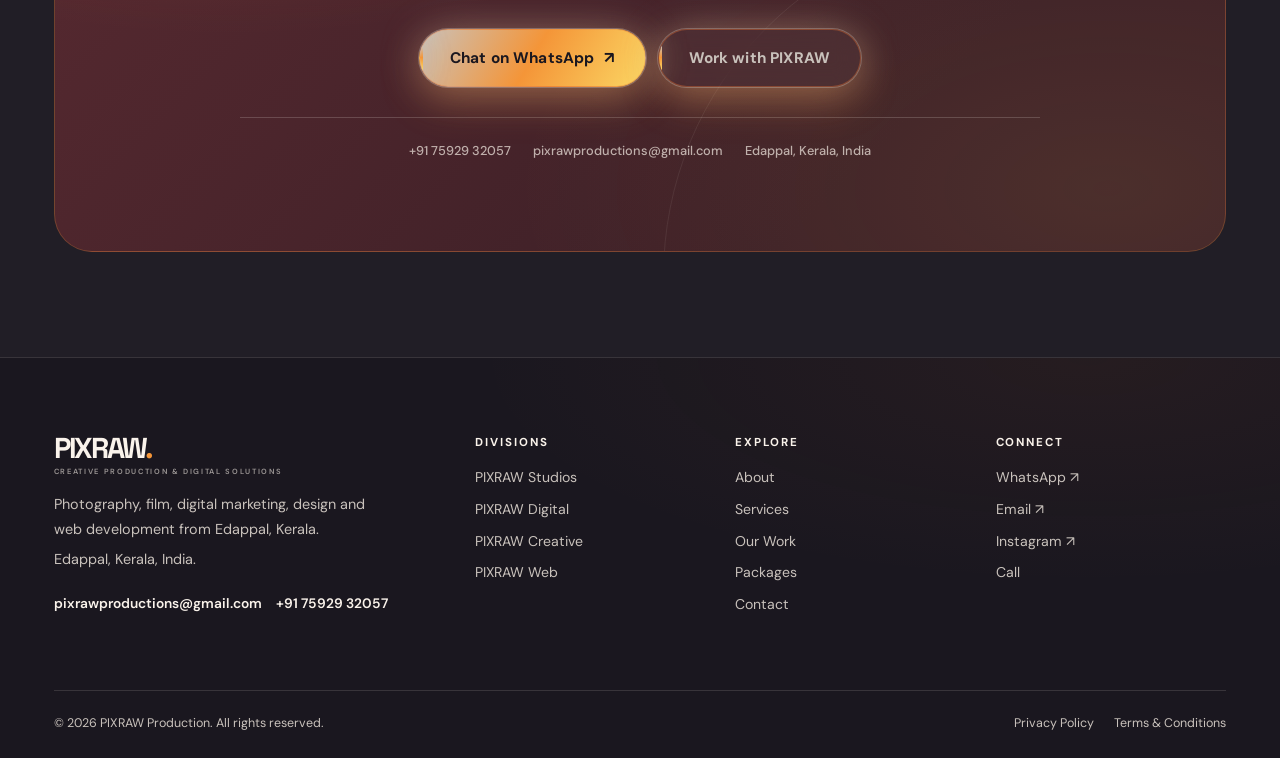
<file: about.html>
<!DOCTYPE html>
<html lang="en">
<head>
  <meta charset="UTF-8">
  <meta name="viewport" content="width=device-width, initial-scale=1">
  <meta name="theme-color" content="#211E26">

  <title>About PIXRAW Production | Creative Studio in Edappal, Kerala</title>
  <meta name="description" content="Discover PIXRAW Production — a creative production and digital solutions company in Edappal, Kerala. Four disciplines, one creative direction.">
  <link rel="canonical" href="https://pixraw.pages.dev/about.html">

  <meta property="og:type" content="website">
  <meta property="og:site_name" content="PIXRAW Production">
  <meta property="og:title" content="About PIXRAW Production">
  <meta property="og:description" content="Four disciplines, one creative direction — photography, digital, creative and web from Edappal, Kerala.">
  <meta property="og:url" content="https://pixraw.pages.dev/about.html">
  <meta property="og:image" content="https://pixraw.pages.dev/assets/images/og-pixraw.jpg">
  <meta property="og:image:width" content="1200">
  <meta property="og:image:height" content="630">
  <meta name="twitter:card" content="summary_large_image">
  <meta name="twitter:title" content="About PIXRAW Production">
  <meta name="twitter:description" content="Four disciplines, one creative direction — photography, digital, creative and web from Edappal, Kerala.">
  <meta name="twitter:image" content="https://pixraw.pages.dev/assets/images/og-pixraw.jpg">

  <link rel="icon" href="assets/logo/favicon.ico" sizes="any">
  <link rel="icon" type="image/png" sizes="32x32" href="assets/logo/favicon-32.png">
  <link rel="apple-touch-icon" href="assets/logo/apple-touch-icon.png">

  <link rel="preconnect" href="https://fonts.googleapis.com">
  <link rel="preconnect" href="https://fonts.gstatic.com" crossorigin>
  <link href="https://fonts.googleapis.com/css2?family=DM+Sans:wght@400;500;600;700&family=Space+Grotesk:wght@400;500;600;700&display=swap" rel="stylesheet">

  <link rel="stylesheet" href="assets/css/design-system.css?v=20261106v">
  <link rel="stylesheet" href="assets/css/style.css?v=20261106v">
  <link rel="stylesheet" href="assets/css/responsive.css?v=20261106v">
  <script src="assets/js/main.js?v=20261106v" defer></script>
</head>
<body>

<a class="skip-link" href="#main">Skip to content</a>

<header class="site-header">
  <div class="nav-shell">
    <a class="brand" href="index.html" aria-label="PIXRAW Production — home">
      <span class="brand__name">PIXRAW<span class="brand__dot">.</span></span>
      <span class="brand__sub">Creative Production &amp; Digital Solutions</span>
    </a>
    <nav class="primary-nav" aria-label="Primary navigation">
      <a href="index.html">Home</a>
      <a href="about.html" aria-current="page">About</a>
      <a href="services.html">Services</a>
      <a href="work.html">Work</a>
      <a href="packages.html">Packages</a>
      <a href="contact.html">Contact</a>
    </nav>
    <div class="nav-actions">
      <a class="btn btn--sm" href="contact.html"><span class="btn__glow-line" aria-hidden="true"></span>Let's talk <span class="btn__arrow" aria-hidden="true">↗</span></a>
      <button class="nav-toggle" type="button" aria-expanded="false" aria-controls="mobile-menu" aria-label="Open navigation menu">
        <span>Menu</span>
        <span class="nav-toggle__icon" aria-hidden="true"><i></i><i></i></span>
      </button>
    </div>
  </div>
</header>

<div class="mobile-menu" id="mobile-menu" aria-hidden="true" inert>
  <div class="mobile-menu__head">
    <a class="brand" href="index.html" aria-label="PIXRAW Production — home">
      <span class="brand__name">PIXRAW<span class="brand__dot">.</span></span>
      <span class="brand__sub">Creative Production &amp; Digital Solutions</span>
    </a>
    <button class="mobile-menu__close" type="button" aria-label="Close navigation menu">✕</button>
  </div>
  <nav class="mobile-menu__nav" aria-label="Mobile navigation">
    <a href="index.html">Home <span>01</span></a>
    <a href="about.html" aria-current="page">About <span>02</span></a>
    <a href="services.html">Services <span>03</span></a>
    <a href="work.html">Work <span>04</span></a>
    <a href="packages.html">Packages <span>05</span></a>
    <a href="contact.html">Contact <span>06</span></a>
  </nav>
  <div class="mobile-menu__foot">
    <a href="https://wa.me/917592932057" target="_blank" rel="noopener noreferrer">WhatsApp <span aria-hidden="true">↗</span></a>
    <a href="mailto:pixrawproductions@gmail.com">Email <span aria-hidden="true">↗</span></a>
    <a href="tel:+917592932057">Call</a>
    <a href="https://www.instagram.com/pixra_w/" target="_blank" rel="noopener noreferrer">Instagram <span aria-hidden="true">↗</span></a>
  </div>
</div>

<main id="main">

  <section class="page-hero">
    <picture>
      <source type="image/webp" srcset="assets/images/webp/about-studio.webp">
      <img class="page-hero__bg" src="assets/images/about-studio.jpeg" alt="" width="935" height="452" fetchpriority="high" decoding="async">
    </picture>
    <div class="container page-hero__content">
      <p class="section-label">About PIXRAW</p>
      <h1>Ideas deserve <span>extraordinary execution.</span></h1>
      <p class="page-hero__lead">
        We bring creativity, technology and strategy together to build meaningful
        visual experiences and digital solutions.
      </p>
      <div class="page-hero__meta">
        <span>Edappal · Kerala · India</span>
        <span>Studios / Digital / Creative / Web</span>
      </div>
    </div>
  </section>

  <section class="section">
    <div class="container about-intro">
      <div class="about-media" data-reveal>
        <picture>
          <source type="image/webp" srcset="assets/images/webp/about-studio.webp">
          <img src="assets/images/about-studio.jpeg" alt="PIXRAW creative production workspace" width="935" height="452" loading="lazy" decoding="async">
        </picture>
        <span class="about-media__caption">Creative production · Digital thinking · One direction</span>
      </div>

      <div class="about-copy" data-reveal>
        <p class="section-label">Who we are</p>
        <h2>Creative thinking. Strategic delivery.</h2>
        <p>
          PIXRAW Production is a creative production and digital solutions company
          focused on helping individuals, businesses and brands communicate with
          clarity and impact.
        </p>
        <p>
          Our work brings together photography, cinematography, design, digital
          marketing and web development under one creative direction.
        </p>
        <p>
          From the first idea to the final delivery, we focus on quality,
          consistency and purposeful execution.
        </p>
        <a class="btn" href="contact.html">Start a conversation <span class="btn__arrow" aria-hidden="true">↗</span></a>
      </div>
    </div>
  </section>

  <section class="section section--surface">
    <div class="container">
      <div class="section-head">
        <div data-reveal>
          <p class="section-label">Our philosophy</p>
          <h2>Built around your vision.</h2>
        </div>
        <div class="section-head__aside" data-reveal>
          <p>Every project deserves a thoughtful process, a clear purpose and an execution that feels considered from every angle.</p>
        </div>
      </div>

      <div class="values-grid" data-reveal-group>
        <article class="value-card" data-reveal>
          <span class="value-card__num">01</span>
          <h3>Clarity</h3>
          <p>We begin by understanding the objective, the audience and the outcome before we choose the creative direction.</p>
        </article>
        <article class="value-card" data-reveal>
          <span class="value-card__num">02</span>
          <h3>Craft</h3>
          <p>Frames, layouts and interfaces are treated with the same attention to detail and the same brand standard.</p>
        </article>
        <article class="value-card" data-reveal>
          <span class="value-card__num">03</span>
          <h3>Consistency</h3>
          <p>Every touchpoint should feel like it belongs to the same story — from a first impression to a final delivery.</p>
        </article>
      </div>
    </div>
  </section>

  <section class="section">
    <div class="container">
      <div class="section-head">
        <div data-reveal>
          <p class="section-label">Our approach</p>
          <h2>A clear process from start to finish.</h2>
        </div>
        <div class="section-head__aside" data-reveal>
          <p>Three connected stages keep the work focused, collaborative and aligned with what you set out to achieve.</p>
        </div>
      </div>

      <div class="approach-grid" data-reveal-group>
        <article class="approach-card" data-reveal>
          <picture>
            <source type="image/webp" srcset="assets/images/webp/process-discover.webp">
            <img src="assets/images/process-discover.jpeg" alt="Planning and discovery at the PIXRAW studio" width="933" height="452" loading="lazy" decoding="async">
          </picture>
          <div class="approach-card__body">
            <p class="section-label">01</p>
            <h3>Discover</h3>
            <p>We understand your objectives, audience, requirements and creative direction.</p>
          </div>
        </article>

        <article class="approach-card" data-reveal>
          <picture>
            <source type="image/webp" srcset="assets/images/webp/process-create.webp">
            <img src="assets/images/process-create.jpeg" alt="Creative production and design work at PIXRAW" width="934" height="451" loading="lazy" decoding="async">
          </picture>
          <div class="approach-card__body">
            <p class="section-label">02</p>
            <h3>Create</h3>
            <p>We transform ideas into carefully planned creative and digital solutions.</p>
          </div>
        </article>

        <article class="approach-card" data-reveal>
          <picture>
            <source type="image/webp" srcset="assets/images/webp/process-deliver.webp">
            <img src="assets/images/process-deliver.jpeg" alt="Final review and delivery at PIXRAW" width="933" height="450" loading="lazy" decoding="async">
          </picture>
          <div class="approach-card__body">
            <p class="section-label">03</p>
            <h3>Deliver</h3>
            <p>We refine the final output and deliver work aligned with your objectives.</p>
          </div>
        </article>
      </div>
    </div>
  </section>

  <section class="section section--cream">
    <div class="container">
      <div class="section-head">
        <div data-reveal>
          <p class="section-label">Our creative divisions</p>
          <h2>Four disciplines. One direction.</h2>
        </div>
        <div class="section-head__aside" data-reveal>
          <p>Specialist teams that work together around a single brief and a shared creative standard.</p>
          <a class="btn btn--outline-ink" href="services.html">Explore services <span class="btn__arrow" aria-hidden="true">↗</span></a>
        </div>
      </div>

      <div class="divisions-grid" data-reveal-group>
        <article class="division-card" data-reveal>
          <div class="division-card__media">
            <picture>
              <source type="image/webp" srcset="assets/images/webp/service-studios.webp">
              <img src="assets/images/service-studios.jpeg" alt="PIXRAW Studios camera and lighting setup" width="934" height="445" loading="lazy" decoding="async">
            </picture>
            <span class="division-card__num">01</span>
          </div>
          <div class="division-card__body">
            <h3>PIXRAW Studios</h3>
            <p>Photography, cinematography, weddings, events and commercial production.</p>
            <a class="link-arrow" href="services.html#studios">Explore Studios <span aria-hidden="true">↗</span></a>
          </div>
        </article>

        <article class="division-card" data-reveal>
          <div class="division-card__media">
            <picture>
              <source type="image/webp" srcset="assets/images/webp/service-digital.webp">
              <img src="assets/images/service-digital.jpeg" alt="PIXRAW Digital marketing dashboards" width="939" height="448" loading="lazy" decoding="async">
            </picture>
            <span class="division-card__num">02</span>
          </div>
          <div class="division-card__body">
            <h3>PIXRAW Digital</h3>
            <p>Digital marketing, advertising, SEO and social media management.</p>
            <a class="link-arrow" href="services.html#digital">Explore Digital <span aria-hidden="true">↗</span></a>
          </div>
        </article>

        <article class="division-card" data-reveal>
          <div class="division-card__media">
            <picture>
              <source type="image/webp" srcset="assets/images/webp/service-creative.webp">
              <img src="assets/images/service-creative.jpeg" alt="PIXRAW Creative graphic design work" width="932" height="453" loading="lazy" decoding="async">
            </picture>
            <span class="division-card__num">03</span>
          </div>
          <div class="division-card__body">
            <h3>PIXRAW Creative</h3>
            <p>Graphic design, branding, content creation and video editing.</p>
            <a class="link-arrow" href="services.html#creative">Explore Creative <span aria-hidden="true">↗</span></a>
          </div>
        </article>

        <article class="division-card" data-reveal>
          <div class="division-card__media">
            <picture>
              <source type="image/webp" srcset="assets/images/webp/service-web.webp">
              <img src="assets/images/service-web.jpeg" alt="PIXRAW Web interface design work" width="933" height="452" loading="lazy" decoding="async">
            </picture>
            <span class="division-card__num">04</span>
          </div>
          <div class="division-card__body">
            <h3>PIXRAW Web</h3>
            <p>Website development, UI/UX design and website maintenance.</p>
            <a class="link-arrow" href="services.html#web">Explore Web <span aria-hidden="true">↗</span></a>
          </div>
        </article>
      </div>
    </div>
  </section>

  <section class="section">
    <div class="container">
      <div class="cta-panel" data-reveal>
        <div class="cta-panel__inner">
          <p class="section-label">Have a project in mind?</p>
          <h2>Let's create <span>something meaningful.</span></h2>
          <p>Tell us what you are planning and we can discuss the right creative direction for your project.</p>
          <div class="cta-panel__actions">
            <a class="btn btn--lg" href="https://wa.me/917592932057" target="_blank" rel="noopener noreferrer">Chat on WhatsApp <span class="btn__arrow" aria-hidden="true">↗</span></a>
            <a class="btn btn--ghost btn--lg" href="contact.html">Work with PIXRAW</a>
          </div>
          <div class="cta-panel__contact">
            <a href="tel:+917592932057">+91 75929 32057</a>
            <a href="mailto:pixrawproductions@gmail.com">pixrawproductions@gmail.com</a>
            <span>Edappal, Kerala, India</span>
          </div>
        </div>
      </div>
    </div>
  </section>

</main>

<footer class="site-footer">
  <div class="container">
    <div class="footer-top">
      <div class="footer-brand">
        <a class="brand" href="index.html" aria-label="PIXRAW Production — home">
          <span class="brand__name">PIXRAW<span class="brand__dot">.</span></span>
          <span class="brand__sub">Creative Production &amp; Digital Solutions</span>
        </a>
        <p>Photography, film, digital marketing, design and web development from Edappal, Kerala.</p>
        <p>Edappal, Kerala, India.</p>
        <div class="footer-contact">
          <a href="mailto:pixrawproductions@gmail.com">pixrawproductions@gmail.com</a>
          <a href="tel:+917592932057">+91 75929 32057</a>
        </div>
      </div>
      <div class="footer-col">
        <h3>Divisions</h3>
        <a href="services.html#studios">PIXRAW Studios</a>
        <a href="services.html#digital">PIXRAW Digital</a>
        <a href="services.html#creative">PIXRAW Creative</a>
        <a href="services.html#web">PIXRAW Web</a>
      </div>
      <div class="footer-col">
        <h3>Explore</h3>
        <a href="about.html">About</a>
        <a href="services.html">Services</a>
        <a href="work.html">Our Work</a>
        <a href="packages.html">Packages</a>
        <a href="contact.html">Contact</a>
      </div>
      <div class="footer-col">
        <h3>Connect</h3>
        <a href="https://wa.me/917592932057" target="_blank" rel="noopener noreferrer">WhatsApp <span aria-hidden="true">↗</span></a>
        <a href="mailto:pixrawproductions@gmail.com">Email <span aria-hidden="true">↗</span></a>
        <a href="https://www.instagram.com/pixra_w/" target="_blank" rel="noopener noreferrer">Instagram <span aria-hidden="true">↗</span></a>
        <a href="tel:+917592932057">Call</a>
      </div>
    </div>
    <div class="footer-bottom">
      <p>© <span data-year>2026</span> PIXRAW Production. All rights reserved.</p>
      <div class="footer-bottom__links">
        <a href="privacy-policy.html">Privacy Policy</a>
        <a href="terms.html">Terms &amp; Conditions</a>
      </div>
    </div>
  </div>
</footer>

</body>
</html>
</file>
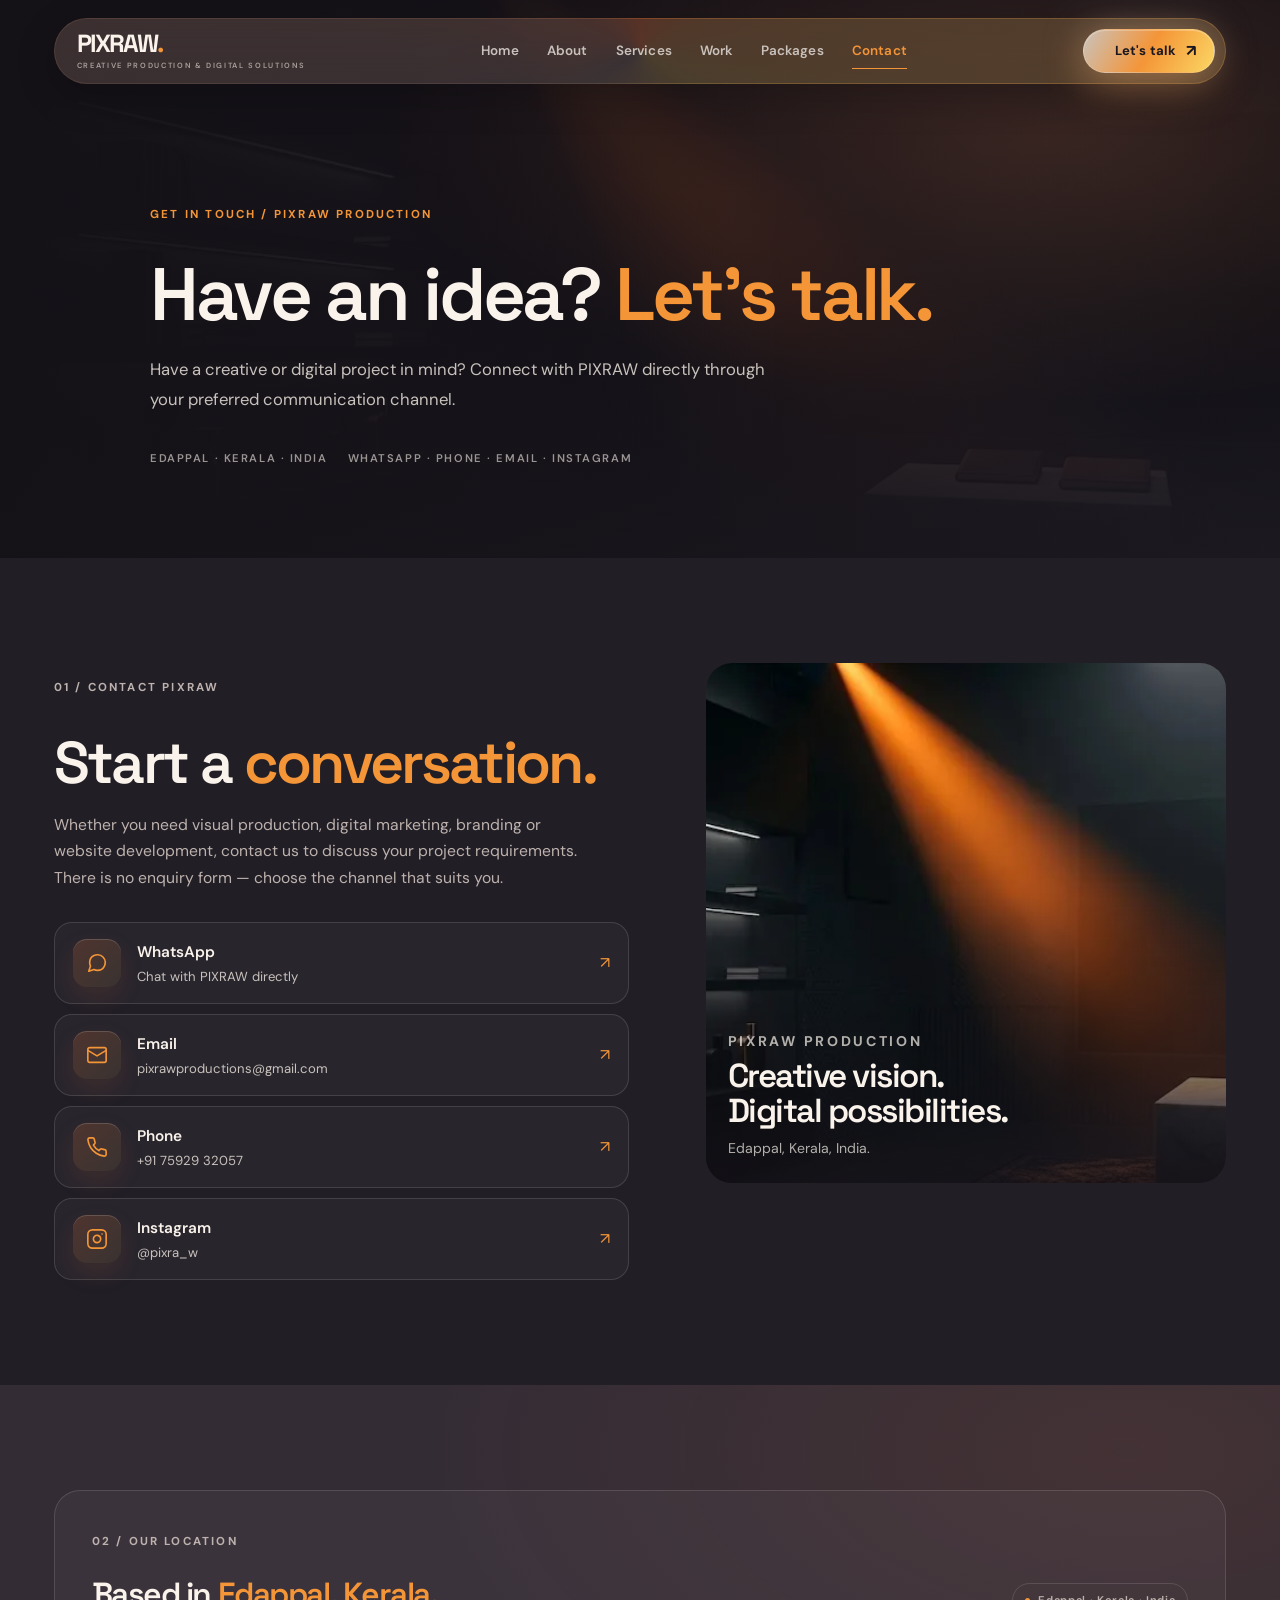
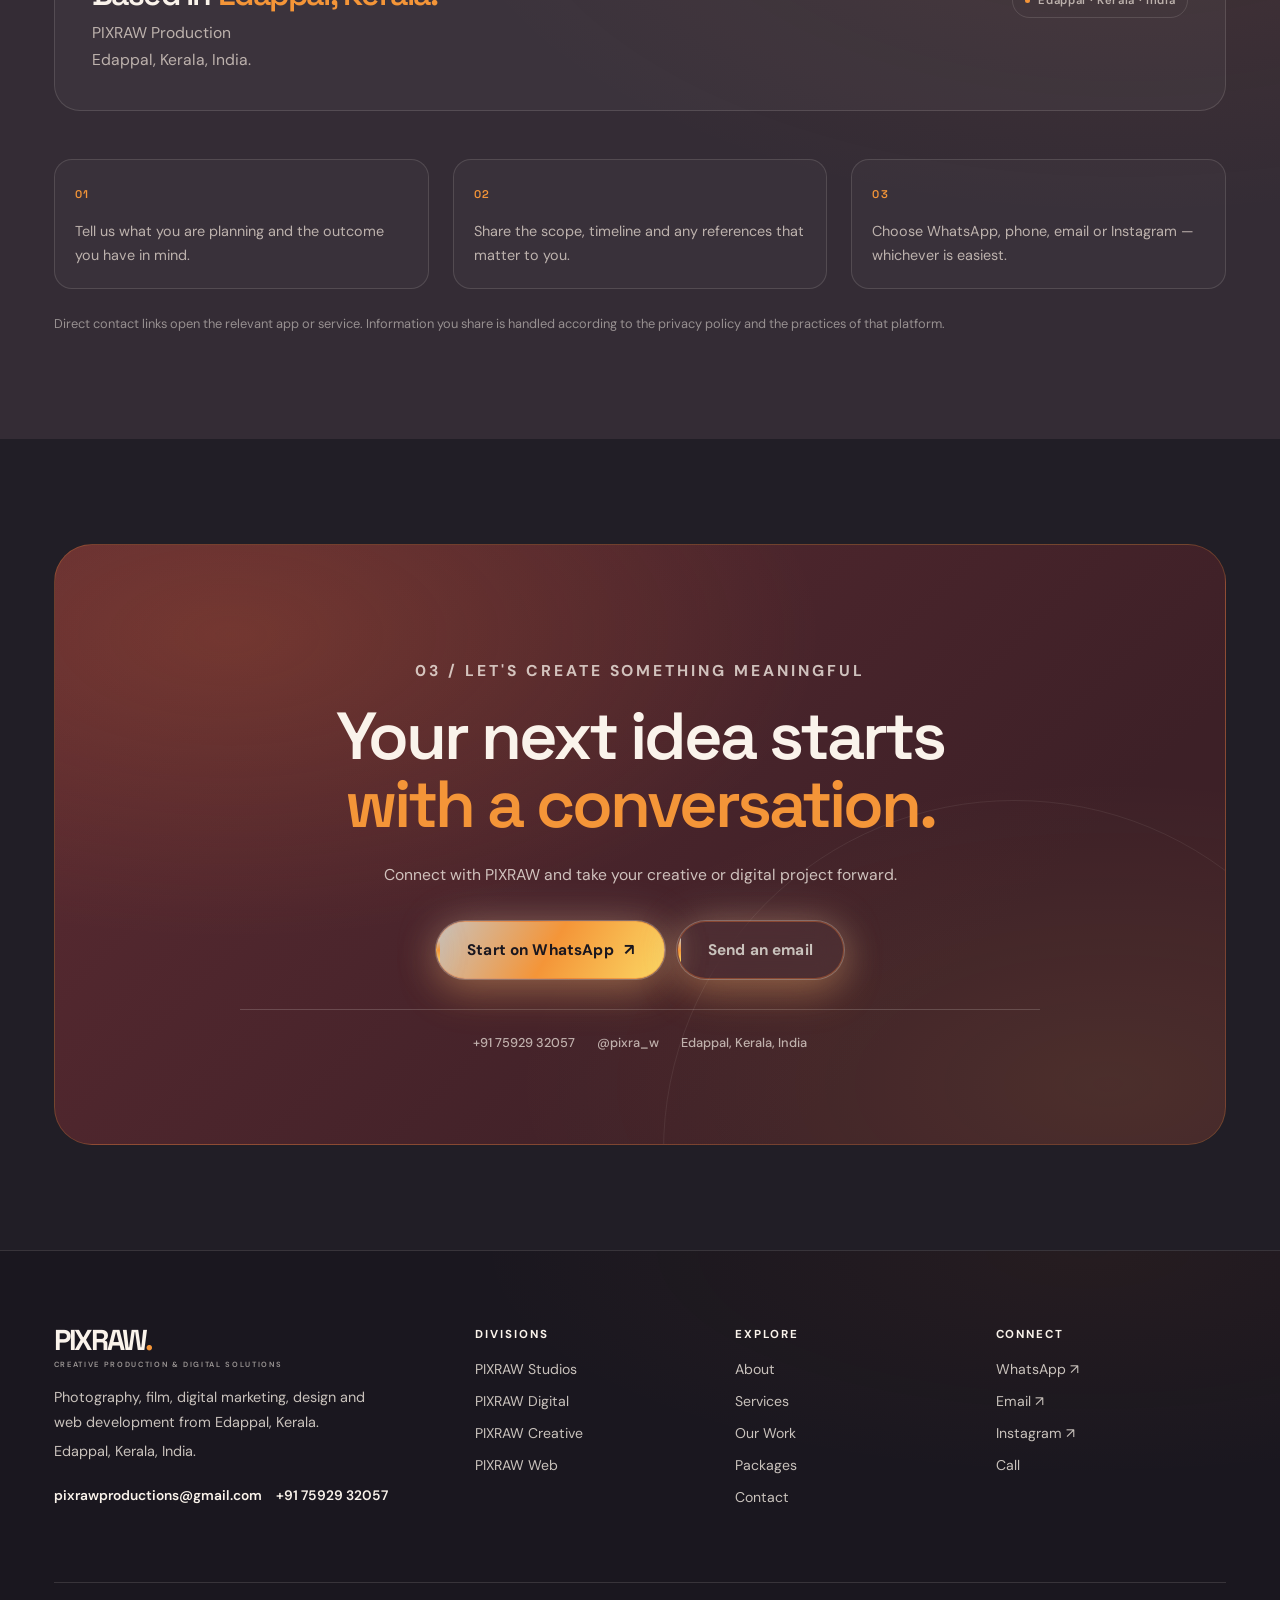
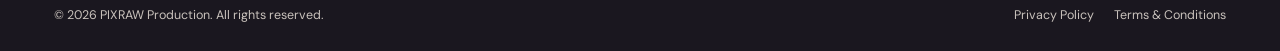
<file: contact.html>
<!DOCTYPE html>
<html lang="en">
<head>
  <meta charset="UTF-8">
  <meta name="viewport" content="width=device-width, initial-scale=1">
  <meta name="theme-color" content="#211E26">

  <title>Contact PIXRAW Production | Edappal, Kerala</title>
  <meta name="description" content="Contact PIXRAW Production directly on WhatsApp, by phone, email or Instagram. Creative production and digital solutions in Edappal, Kerala.">
  <link rel="canonical" href="https://pixraw.pages.dev/contact.html">

  <meta property="og:type" content="website">
  <meta property="og:site_name" content="PIXRAW Production">
  <meta property="og:title" content="Contact PIXRAW Production">
  <meta property="og:description" content="Connect directly with PIXRAW Production on WhatsApp, by phone, email or Instagram.">
  <meta property="og:url" content="https://pixraw.pages.dev/contact.html">
  <meta property="og:image" content="https://pixraw.pages.dev/assets/images/og-pixraw.jpg">
  <meta property="og:image:width" content="1200">
  <meta property="og:image:height" content="630">
  <meta name="twitter:card" content="summary_large_image">
  <meta name="twitter:title" content="Contact PIXRAW Production">
  <meta name="twitter:description" content="Connect directly with PIXRAW Production on WhatsApp, by phone, email or Instagram.">
  <meta name="twitter:image" content="https://pixraw.pages.dev/assets/images/og-pixraw.jpg">

  <link rel="icon" href="assets/logo/favicon.ico" sizes="any">
  <link rel="icon" type="image/png" sizes="32x32" href="assets/logo/favicon-32.png">
  <link rel="apple-touch-icon" href="assets/logo/apple-touch-icon.png">

  <link rel="preconnect" href="https://fonts.googleapis.com">
  <link rel="preconnect" href="https://fonts.gstatic.com" crossorigin>
  <link href="https://fonts.googleapis.com/css2?family=DM+Sans:wght@400;500;600;700&family=Space+Grotesk:wght@400;500;600;700&display=swap" rel="stylesheet">

  <link rel="stylesheet" href="assets/css/design-system.css?v=20261106v">
  <link rel="stylesheet" href="assets/css/style.css?v=20261106v">
  <link rel="stylesheet" href="assets/css/responsive.css?v=20261106v">
  <script src="assets/js/main.js?v=20261106v" defer></script>
</head>
<body>

<a class="skip-link" href="#main">Skip to content</a>

<header class="site-header">
  <div class="nav-shell">
    <a class="brand" href="index.html" aria-label="PIXRAW Production — home">
      <span class="brand__name">PIXRAW<span class="brand__dot">.</span></span>
      <span class="brand__sub">Creative Production &amp; Digital Solutions</span>
    </a>
    <nav class="primary-nav" aria-label="Primary navigation">
      <a href="index.html">Home</a>
      <a href="about.html">About</a>
      <a href="services.html">Services</a>
      <a href="work.html">Work</a>
      <a href="packages.html">Packages</a>
      <a href="contact.html" aria-current="page">Contact</a>
    </nav>
    <div class="nav-actions">
      <a class="btn btn--sm" href="contact.html"><span class="btn__glow-line" aria-hidden="true"></span>Let's talk <span class="btn__arrow" aria-hidden="true">↗</span></a>
      <button class="nav-toggle" type="button" aria-expanded="false" aria-controls="mobile-menu" aria-label="Open navigation menu">
        <span>Menu</span>
        <span class="nav-toggle__icon" aria-hidden="true"><i></i><i></i></span>
      </button>
    </div>
  </div>
</header>

<div class="mobile-menu" id="mobile-menu" aria-hidden="true" inert>
  <div class="mobile-menu__head">
    <a class="brand" href="index.html" aria-label="PIXRAW Production — home">
      <span class="brand__name">PIXRAW<span class="brand__dot">.</span></span>
      <span class="brand__sub">Creative Production &amp; Digital Solutions</span>
    </a>
    <button class="mobile-menu__close" type="button" aria-label="Close navigation menu">✕</button>
  </div>
  <nav class="mobile-menu__nav" aria-label="Mobile navigation">
    <a href="index.html">Home <span>01</span></a>
    <a href="about.html">About <span>02</span></a>
    <a href="services.html">Services <span>03</span></a>
    <a href="work.html">Work <span>04</span></a>
    <a href="packages.html">Packages <span>05</span></a>
    <a href="contact.html" aria-current="page">Contact <span>06</span></a>
  </nav>
  <div class="mobile-menu__foot">
    <a href="https://wa.me/917592932057" target="_blank" rel="noopener noreferrer">WhatsApp <span aria-hidden="true">↗</span></a>
    <a href="mailto:pixrawproductions@gmail.com">Email <span aria-hidden="true">↗</span></a>
    <a href="tel:+917592932057">Call</a>
    <a href="https://www.instagram.com/pixra_w/" target="_blank" rel="noopener noreferrer">Instagram <span aria-hidden="true">↗</span></a>
  </div>
</div>

<main id="main">

  <section class="page-hero">
    <picture>
      <source type="image/webp" srcset="assets/images/webp/contact-background.webp">
      <img class="page-hero__bg" src="assets/images/contact-background.jpeg" alt="" width="935" height="452" fetchpriority="high" decoding="async">
    </picture>
    <div class="container page-hero__content">
      <p class="section-label">Get in touch / PIXRAW Production</p>
      <h1>Have an idea? <span>Let's talk.</span></h1>
      <p class="page-hero__lead">
        Have a creative or digital project in mind? Connect with PIXRAW directly
        through your preferred communication channel.
      </p>
      <div class="page-hero__meta">
        <span>Edappal · Kerala · India</span>
        <span>WhatsApp · Phone · Email · Instagram</span>
      </div>
    </div>
  </section>

  <section class="section contact-page-section" id="contact-details">
    <div class="container contact-layout">
      <div class="contact-copy" data-reveal>
        <p class="section-label">01 / Contact PIXRAW</p>
        <h2>Start a <span class="text-accent">conversation.</span></h2>
        <p>
          Whether you need visual production, digital marketing, branding or website
          development, contact us to discuss your project requirements. There is no
          enquiry form — choose the channel that suits you.
        </p>

        <div class="contact-cards">
          <a class="contact-card" href="https://wa.me/917592932057" target="_blank" rel="noopener noreferrer">
            <span class="contact-card__icon" aria-hidden="true">
            <svg viewBox="0 0 24 24" fill="none" stroke="currentColor" stroke-width="1.8" stroke-linecap="round" stroke-linejoin="round"><path d="M21 11.5a8.38 8.38 0 0 1-.9 3.8 8.5 8.5 0 0 1-7.6 4.7 8.38 8.38 0 0 1-3.8-.9L3 21l1.9-5.7a8.38 8.38 0 0 1-.9-3.8 8.5 8.5 0 0 1 4.7-7.6 8.38 8.38 0 0 1 3.8-.9h.5a8.48 8.48 0 0 1 8 8v.5z"></path></svg>
          </span>
            <span class="contact-card__text">
              <strong>WhatsApp</strong>
              <small>Chat with PIXRAW directly</small>
            </span>
            <span class="contact-card__arrow" aria-hidden="true">↗</span>
          </a>

          <a class="contact-card" href="mailto:pixrawproductions@gmail.com">
            <span class="contact-card__icon" aria-hidden="true">
            <svg viewBox="0 0 24 24" fill="none" stroke="currentColor" stroke-width="1.8" stroke-linecap="round" stroke-linejoin="round"><rect x="2" y="4" width="20" height="16" rx="2"></rect><path d="m22 7-10 6L2 7"></path></svg>
          </span>
            <span class="contact-card__text">
              <strong>Email</strong>
              <small>pixrawproductions@gmail.com</small>
            </span>
            <span class="contact-card__arrow" aria-hidden="true">↗</span>
          </a>

          <a class="contact-card" href="tel:+917592932057">
            <span class="contact-card__icon" aria-hidden="true">
            <svg viewBox="0 0 24 24" fill="none" stroke="currentColor" stroke-width="1.8" stroke-linecap="round" stroke-linejoin="round"><path d="M22 16.92v3a2 2 0 0 1-2.18 2 19.79 19.79 0 0 1-8.63-3.07 19.5 19.5 0 0 1-6-6 19.79 19.79 0 0 1-3.07-8.67A2 2 0 0 1 4.11 2h3a2 2 0 0 1 2 1.72c.127.96.361 1.903.7 2.81a2 2 0 0 1-.45 2.11L8.09 9.91a16 16 0 0 0 6 6l1.27-1.27a2 2 0 0 1 2.11-.45c.907.339 1.85.573 2.81.7A2 2 0 0 1 22 16.92z"></path></svg>
          </span>
            <span class="contact-card__text">
              <strong>Phone</strong>
              <small>+91 75929 32057</small>
            </span>
            <span class="contact-card__arrow" aria-hidden="true">↗</span>
          </a>

          <a class="contact-card" href="https://www.instagram.com/pixra_w/" target="_blank" rel="noopener noreferrer">
            <span class="contact-card__icon" aria-hidden="true">
            <svg viewBox="0 0 24 24" fill="none" stroke="currentColor" stroke-width="1.8" stroke-linecap="round" stroke-linejoin="round"><rect x="2" y="2" width="20" height="20" rx="5" ry="5"></rect><path d="M16 11.37A4 4 0 1 1 12.63 8 4 4 0 0 1 16 11.37z"></path><line x1="17.5" y1="6.5" x2="17.51" y2="6.5"></line></svg>
          </span>
            <span class="contact-card__text">
              <strong>Instagram</strong>
              <small>@pixra_w</small>
            </span>
            <span class="contact-card__arrow" aria-hidden="true">↗</span>
          </a>
        </div>
      </div>

      <div class="contact-media" data-reveal>
        <picture>
          <source type="image/webp" srcset="assets/images/webp/contact-background.webp">
          <img src="assets/images/contact-background.jpeg" alt="PIXRAW creative production environment" width="935" height="452" loading="lazy" decoding="async">
        </picture>
        <div class="contact-media__caption">
          <p class="section-label">PIXRAW Production</p>
          <h2>Creative vision.<br>Digital possibilities.</h2>
          <p>Edappal, Kerala, India.</p>
        </div>
      </div>
    </div>
  </section>

  <section class="section section--surface">
    <div class="container">
      <div class="contact-location" data-reveal>
        <div>
          <p class="section-label">02 / Our location</p>
          <h2>Based in <span class="text-accent">Edappal, Kerala.</span></h2>
          <p>PIXRAW Production<br>Edappal, Kerala, India.</p>
        </div>
        <span class="pill-note">Edappal · Kerala · India</span>
      </div>

      <div class="contact-checklist" data-reveal-group>
        <article class="contact-checklist__item" data-reveal>
          <span>01</span>
          <p>Tell us what you are planning and the outcome you have in mind.</p>
        </article>
        <article class="contact-checklist__item" data-reveal>
          <span>02</span>
          <p>Share the scope, timeline and any references that matter to you.</p>
        </article>
        <article class="contact-checklist__item" data-reveal>
          <span>03</span>
          <p>Choose WhatsApp, phone, email or Instagram — whichever is easiest.</p>
        </article>
      </div>

      <p class="contact-note" data-reveal>
        Direct contact links open the relevant app or service. Information you share
        is handled according to the privacy policy and the practices of that platform.
      </p>
    </div>
  </section>

  <section class="section">
    <div class="container">
      <div class="cta-panel" data-reveal>
        <div class="cta-panel__inner">
          <p class="section-label">03 / Let's create something meaningful</p>
          <h2>Your next idea starts <span>with a conversation.</span></h2>
          <p>Connect with PIXRAW and take your creative or digital project forward.</p>
          <div class="cta-panel__actions">
            <a class="btn btn--lg" href="https://wa.me/917592932057" target="_blank" rel="noopener noreferrer">Start on WhatsApp <span class="btn__arrow" aria-hidden="true">↗</span></a>
            <a class="btn btn--ghost btn--lg" href="mailto:pixrawproductions@gmail.com">Send an email</a>
          </div>
          <div class="cta-panel__contact">
            <a href="tel:+917592932057">+91 75929 32057</a>
            <a href="https://www.instagram.com/pixra_w/" target="_blank" rel="noopener noreferrer">@pixra_w</a>
            <span>Edappal, Kerala, India</span>
          </div>
        </div>
      </div>
    </div>
  </section>

</main>

<footer class="site-footer">
  <div class="container">
    <div class="footer-top">
      <div class="footer-brand">
        <a class="brand" href="index.html" aria-label="PIXRAW Production — home">
          <span class="brand__name">PIXRAW<span class="brand__dot">.</span></span>
          <span class="brand__sub">Creative Production &amp; Digital Solutions</span>
        </a>
        <p>Photography, film, digital marketing, design and web development from Edappal, Kerala.</p>
        <p>Edappal, Kerala, India.</p>
        <div class="footer-contact">
          <a href="mailto:pixrawproductions@gmail.com">pixrawproductions@gmail.com</a>
          <a href="tel:+917592932057">+91 75929 32057</a>
        </div>
      </div>
      <div class="footer-col">
        <h3>Divisions</h3>
        <a href="services.html#studios">PIXRAW Studios</a>
        <a href="services.html#digital">PIXRAW Digital</a>
        <a href="services.html#creative">PIXRAW Creative</a>
        <a href="services.html#web">PIXRAW Web</a>
      </div>
      <div class="footer-col">
        <h3>Explore</h3>
        <a href="about.html">About</a>
        <a href="services.html">Services</a>
        <a href="work.html">Our Work</a>
        <a href="packages.html">Packages</a>
        <a href="contact.html">Contact</a>
      </div>
      <div class="footer-col">
        <h3>Connect</h3>
        <a href="https://wa.me/917592932057" target="_blank" rel="noopener noreferrer">WhatsApp <span aria-hidden="true">↗</span></a>
        <a href="mailto:pixrawproductions@gmail.com">Email <span aria-hidden="true">↗</span></a>
        <a href="https://www.instagram.com/pixra_w/" target="_blank" rel="noopener noreferrer">Instagram <span aria-hidden="true">↗</span></a>
        <a href="tel:+917592932057">Call</a>
      </div>
    </div>
    <div class="footer-bottom">
      <p>© <span data-year>2026</span> PIXRAW Production. All rights reserved.</p>
      <div class="footer-bottom__links">
        <a href="privacy-policy.html">Privacy Policy</a>
        <a href="terms.html">Terms &amp; Conditions</a>
      </div>
    </div>
  </div>
</footer>

</body>
</html>
</file>
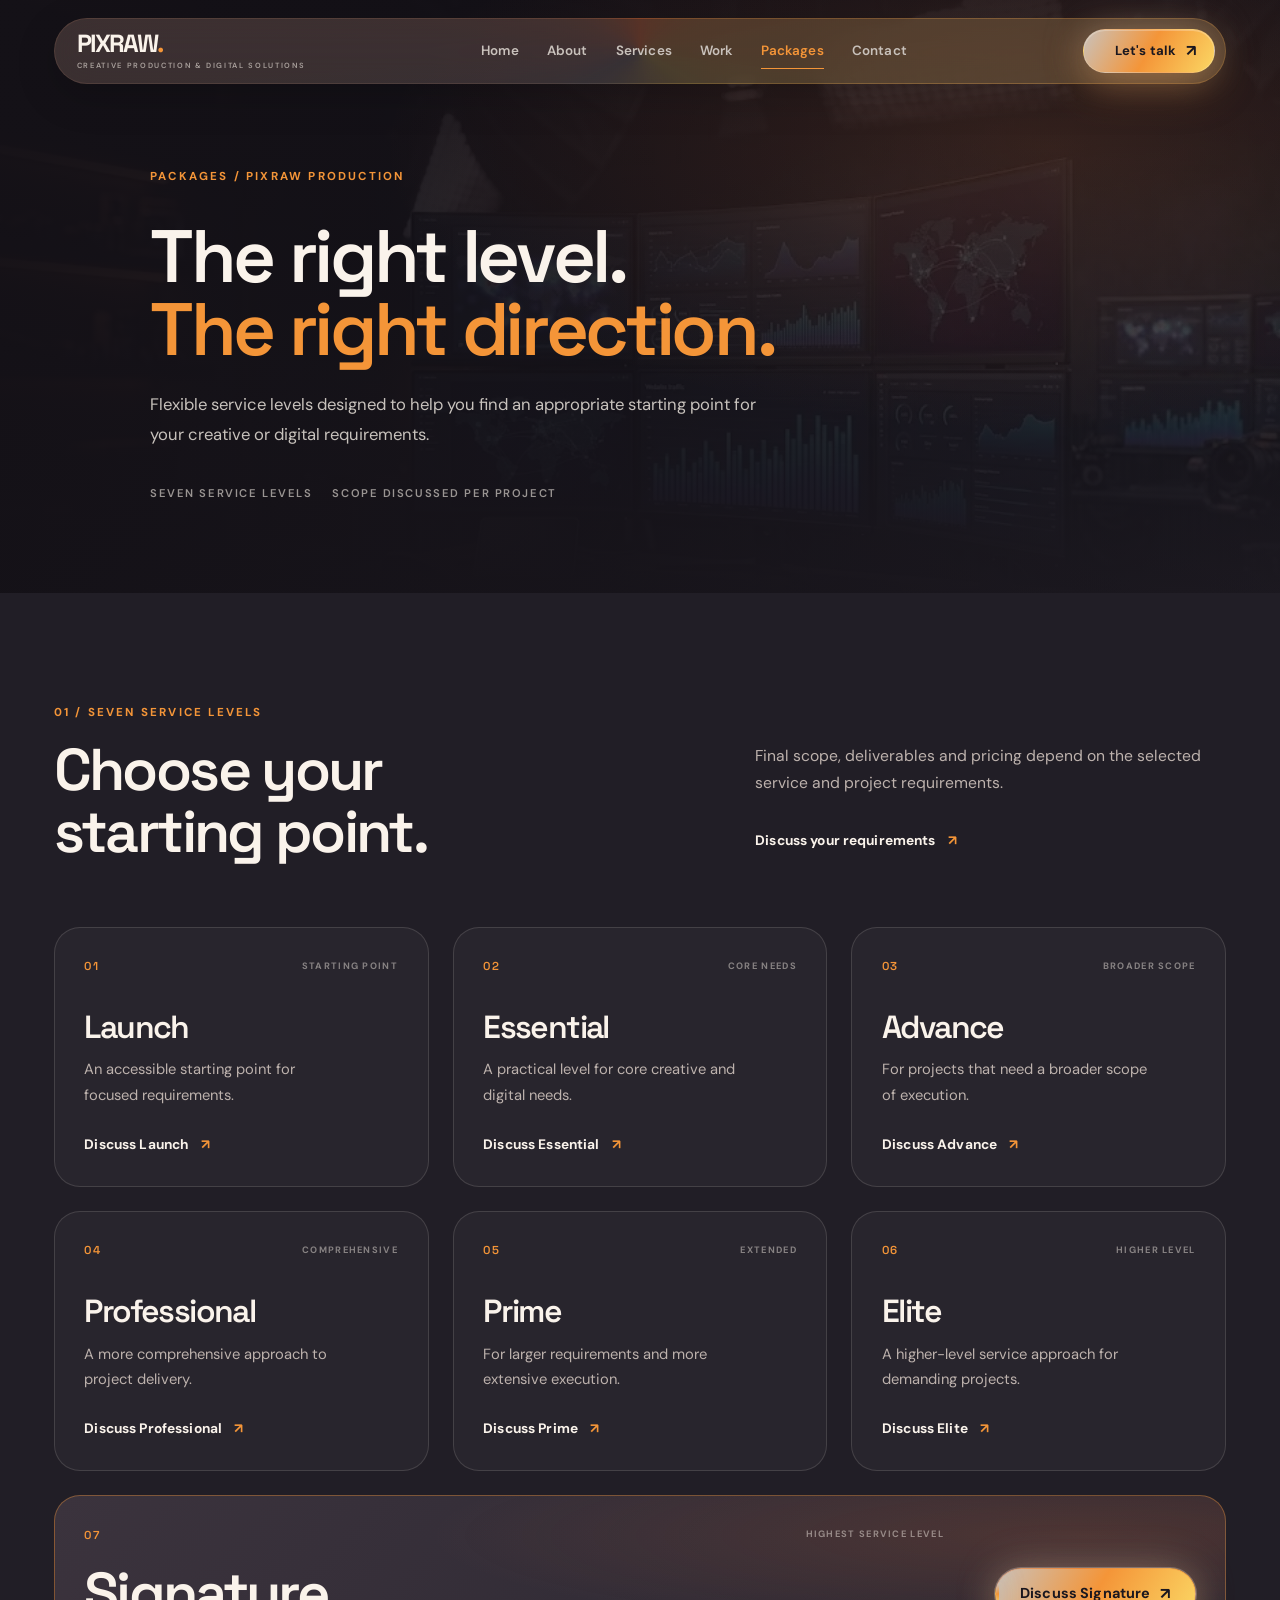
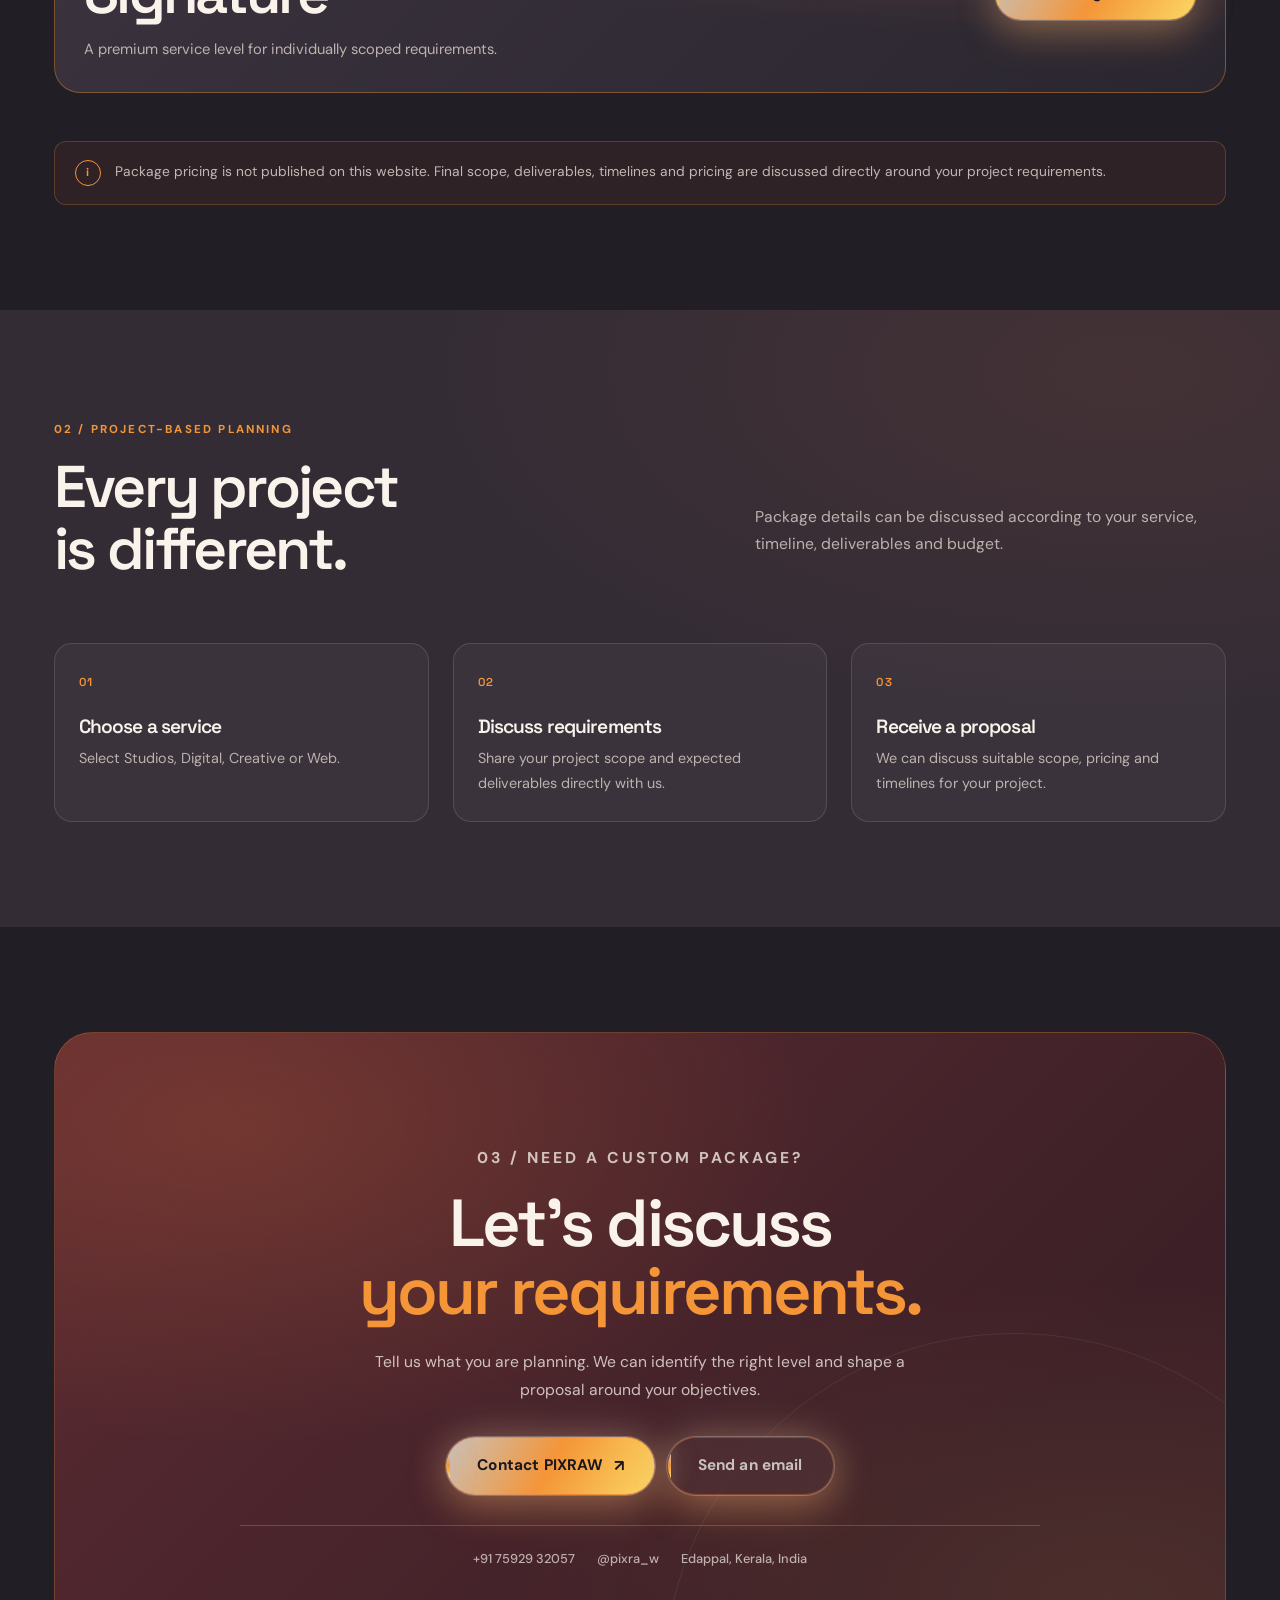
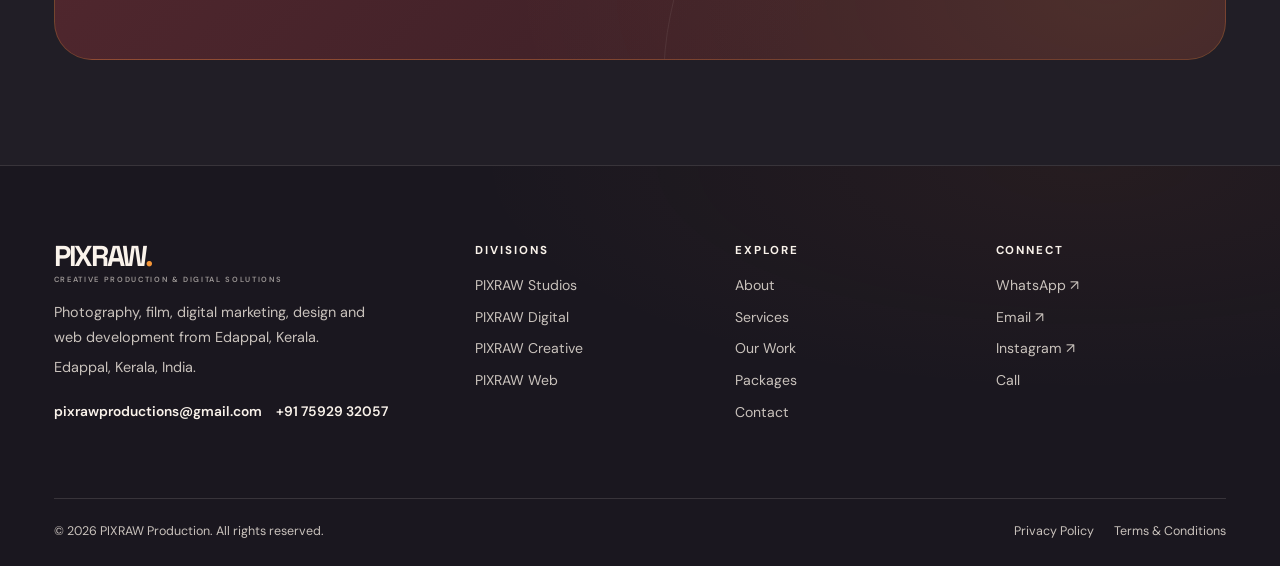
<file: packages.html>
<!DOCTYPE html>
<html lang="en">
<head>
  <meta charset="UTF-8">
  <meta name="viewport" content="width=device-width, initial-scale=1">
  <meta name="theme-color" content="#211E26">

  <title>Packages | PIXRAW Production — Seven Service Levels</title>
  <meta name="description" content="Explore seven PIXRAW Production service levels, from Launch to Signature. Scope and pricing are discussed around your project requirements.">
  <link rel="canonical" href="https://pixraw.pages.dev/packages.html">

  <meta property="og:type" content="website">
  <meta property="og:site_name" content="PIXRAW Production">
  <meta property="og:title" content="Packages | PIXRAW Production">
  <meta property="og:description" content="Seven service levels, from a focused starting point to a comprehensive creative and digital engagement.">
  <meta property="og:url" content="https://pixraw.pages.dev/packages.html">
  <meta property="og:image" content="https://pixraw.pages.dev/assets/images/og-pixraw.jpg">
  <meta property="og:image:width" content="1200">
  <meta property="og:image:height" content="630">
  <meta name="twitter:card" content="summary_large_image">
  <meta name="twitter:title" content="Packages | PIXRAW Production">
  <meta name="twitter:description" content="Seven service levels, from a focused starting point to a comprehensive creative and digital engagement.">
  <meta name="twitter:image" content="https://pixraw.pages.dev/assets/images/og-pixraw.jpg">

  <link rel="icon" href="assets/logo/favicon.ico" sizes="any">
  <link rel="icon" type="image/png" sizes="32x32" href="assets/logo/favicon-32.png">
  <link rel="apple-touch-icon" href="assets/logo/apple-touch-icon.png">

  <link rel="preconnect" href="https://fonts.googleapis.com">
  <link rel="preconnect" href="https://fonts.gstatic.com" crossorigin>
  <link href="https://fonts.googleapis.com/css2?family=DM+Sans:wght@400;500;600;700&family=Space+Grotesk:wght@400;500;600;700&display=swap" rel="stylesheet">

  <link rel="stylesheet" href="assets/css/design-system.css?v=20261106v">
  <link rel="stylesheet" href="assets/css/style.css?v=20261106v">
  <link rel="stylesheet" href="assets/css/responsive.css?v=20261106v">
  <script src="assets/js/main.js?v=20261106v" defer></script>
</head>
<body>

<a class="skip-link" href="#main">Skip to content</a>

<header class="site-header">
  <div class="nav-shell">
    <a class="brand" href="index.html" aria-label="PIXRAW Production — home">
      <span class="brand__name">PIXRAW<span class="brand__dot">.</span></span>
      <span class="brand__sub">Creative Production &amp; Digital Solutions</span>
    </a>
    <nav class="primary-nav" aria-label="Primary navigation">
      <a href="index.html">Home</a>
      <a href="about.html">About</a>
      <a href="services.html">Services</a>
      <a href="work.html">Work</a>
      <a href="packages.html" aria-current="page">Packages</a>
      <a href="contact.html">Contact</a>
    </nav>
    <div class="nav-actions">
      <a class="btn btn--sm" href="contact.html"><span class="btn__glow-line" aria-hidden="true"></span>Let's talk <span class="btn__arrow" aria-hidden="true">↗</span></a>
      <button class="nav-toggle" type="button" aria-expanded="false" aria-controls="mobile-menu" aria-label="Open navigation menu">
        <span>Menu</span>
        <span class="nav-toggle__icon" aria-hidden="true"><i></i><i></i></span>
      </button>
    </div>
  </div>
</header>

<div class="mobile-menu" id="mobile-menu" aria-hidden="true" inert>
  <div class="mobile-menu__head">
    <a class="brand" href="index.html" aria-label="PIXRAW Production — home">
      <span class="brand__name">PIXRAW<span class="brand__dot">.</span></span>
      <span class="brand__sub">Creative Production &amp; Digital Solutions</span>
    </a>
    <button class="mobile-menu__close" type="button" aria-label="Close navigation menu">✕</button>
  </div>
  <nav class="mobile-menu__nav" aria-label="Mobile navigation">
    <a href="index.html">Home <span>01</span></a>
    <a href="about.html">About <span>02</span></a>
    <a href="services.html">Services <span>03</span></a>
    <a href="work.html">Work <span>04</span></a>
    <a href="packages.html" aria-current="page">Packages <span>05</span></a>
    <a href="contact.html">Contact <span>06</span></a>
  </nav>
  <div class="mobile-menu__foot">
    <a href="https://wa.me/917592932057" target="_blank" rel="noopener noreferrer">WhatsApp <span aria-hidden="true">↗</span></a>
    <a href="mailto:pixrawproductions@gmail.com">Email <span aria-hidden="true">↗</span></a>
    <a href="tel:+917592932057">Call</a>
    <a href="https://www.instagram.com/pixra_w/" target="_blank" rel="noopener noreferrer">Instagram <span aria-hidden="true">↗</span></a>
  </div>
</div>

<main id="main">

  <section class="page-hero">
    <picture>
      <source type="image/webp" srcset="assets/images/webp/service-digital.webp">
      <img class="page-hero__bg" src="assets/images/service-digital.jpeg" alt="" width="939" height="448" fetchpriority="high" decoding="async">
    </picture>
    <div class="container page-hero__content">
      <p class="section-label">Packages / PIXRAW Production</p>
      <h1>The right level. <span>The right direction.</span></h1>
      <p class="page-hero__lead">
        Flexible service levels designed to help you find an appropriate starting
        point for your creative or digital requirements.
      </p>
      <div class="page-hero__meta">
        <span>Seven service levels</span>
        <span>Scope discussed per project</span>
      </div>
    </div>
  </section>

  <section class="section" id="package-levels">
    <div class="container">
      <div class="section-head">
        <div data-reveal>
          <p class="section-label">01 / Seven service levels</p>
          <h2>Choose your starting point.</h2>
        </div>
        <div class="section-head__aside" data-reveal>
          <p>Final scope, deliverables and pricing depend on the selected service and project requirements.</p>
          <a class="link-arrow" href="contact.html">Discuss your requirements <span aria-hidden="true">↗</span></a>
        </div>
      </div>

      <div class="packages-grid" data-reveal-group>
        <article class="package-card" id="launch" data-reveal>
          <div class="package-card__top">
            <span class="package-card__num">01</span>
            <span class="package-card__tag">Starting point</span>
          </div>
          <h2>Launch</h2>
          <p>An accessible starting point for focused requirements.</p>
          <a class="link-arrow" href="https://wa.me/917592932057?text=Hello%20PIXRAW%2C%20I%20would%20like%20to%20know%20about%20the%20Launch%20package." target="_blank" rel="noopener noreferrer">Discuss Launch <span aria-hidden="true">↗</span></a>
        </article>

        <article class="package-card" id="essential" data-reveal>
          <div class="package-card__top">
            <span class="package-card__num">02</span>
            <span class="package-card__tag">Core needs</span>
          </div>
          <h2>Essential</h2>
          <p>A practical level for core creative and digital needs.</p>
          <a class="link-arrow" href="https://wa.me/917592932057?text=Hello%20PIXRAW%2C%20I%20would%20like%20to%20know%20about%20the%20Essential%20package." target="_blank" rel="noopener noreferrer">Discuss Essential <span aria-hidden="true">↗</span></a>
        </article>

        <article class="package-card" id="advance" data-reveal>
          <div class="package-card__top">
            <span class="package-card__num">03</span>
            <span class="package-card__tag">Broader scope</span>
          </div>
          <h2>Advance</h2>
          <p>For projects that need a broader scope of execution.</p>
          <a class="link-arrow" href="https://wa.me/917592932057?text=Hello%20PIXRAW%2C%20I%20would%20like%20to%20know%20about%20the%20Advance%20package." target="_blank" rel="noopener noreferrer">Discuss Advance <span aria-hidden="true">↗</span></a>
        </article>

        <article class="package-card" id="professional" data-reveal>
          <div class="package-card__top">
            <span class="package-card__num">04</span>
            <span class="package-card__tag">Comprehensive</span>
          </div>
          <h2>Professional</h2>
          <p>A more comprehensive approach to project delivery.</p>
          <a class="link-arrow" href="https://wa.me/917592932057?text=Hello%20PIXRAW%2C%20I%20would%20like%20to%20know%20about%20the%20Professional%20package." target="_blank" rel="noopener noreferrer">Discuss Professional <span aria-hidden="true">↗</span></a>
        </article>

        <article class="package-card" id="prime" data-reveal>
          <div class="package-card__top">
            <span class="package-card__num">05</span>
            <span class="package-card__tag">Extended</span>
          </div>
          <h2>Prime</h2>
          <p>For larger requirements and more extensive execution.</p>
          <a class="link-arrow" href="https://wa.me/917592932057?text=Hello%20PIXRAW%2C%20I%20would%20like%20to%20know%20about%20the%20Prime%20package." target="_blank" rel="noopener noreferrer">Discuss Prime <span aria-hidden="true">↗</span></a>
        </article>

        <article class="package-card" id="elite" data-reveal>
          <div class="package-card__top">
            <span class="package-card__num">06</span>
            <span class="package-card__tag">Higher level</span>
          </div>
          <h2>Elite</h2>
          <p>A higher-level service approach for demanding projects.</p>
          <a class="link-arrow" href="https://wa.me/917592932057?text=Hello%20PIXRAW%2C%20I%20would%20like%20to%20know%20about%20the%20Elite%20package." target="_blank" rel="noopener noreferrer">Discuss Elite <span aria-hidden="true">↗</span></a>
        </article>

        <article class="package-card package-card--featured" id="signature" data-reveal>
          <div>
            <div class="package-card__top">
              <span class="package-card__num">07</span>
              <span class="package-card__tag">Highest service level</span>
            </div>
            <h2>Signature</h2>
            <p>A premium service level for individually scoped requirements.</p>
          </div>
          <a class="btn" href="https://wa.me/917592932057?text=Hello%20PIXRAW%2C%20I%20would%20like%20to%20know%20about%20the%20Signature%20package." target="_blank" rel="noopener noreferrer">Discuss Signature <span class="btn__arrow" aria-hidden="true">↗</span></a>
        </article>
      </div>

      <div class="package-note" data-reveal>
        <span class="package-note__icon" aria-hidden="true">i</span>
        <p>
          Package pricing is not published on this website. Final scope, deliverables,
          timelines and pricing are discussed directly around your project requirements.
        </p>
      </div>
    </div>
  </section>

  <section class="section section--surface">
    <div class="container">
      <div class="section-head">
        <div data-reveal>
          <p class="section-label">02 / Project-based planning</p>
          <h2>Every project is different.</h2>
        </div>
        <div class="section-head__aside" data-reveal>
          <p>Package details can be discussed according to your service, timeline, deliverables and budget.</p>
        </div>
      </div>

      <div class="package-steps" data-reveal-group>
        <article class="package-step" data-reveal>
          <span class="package-step__num">01</span>
          <h3>Choose a service</h3>
          <p>Select Studios, Digital, Creative or Web.</p>
        </article>
        <article class="package-step" data-reveal>
          <span class="package-step__num">02</span>
          <h3>Discuss requirements</h3>
          <p>Share your project scope and expected deliverables directly with us.</p>
        </article>
        <article class="package-step" data-reveal>
          <span class="package-step__num">03</span>
          <h3>Receive a proposal</h3>
          <p>We can discuss suitable scope, pricing and timelines for your project.</p>
        </article>
      </div>
    </div>
  </section>

  <section class="section">
    <div class="container">
      <div class="cta-panel" data-reveal>
        <div class="cta-panel__inner">
          <p class="section-label">03 / Need a custom package?</p>
          <h2>Let's discuss <span>your requirements.</span></h2>
          <p>Tell us what you are planning. We can identify the right level and shape a proposal around your objectives.</p>
          <div class="cta-panel__actions">
            <a class="btn btn--lg" href="https://wa.me/917592932057" target="_blank" rel="noopener noreferrer">Contact PIXRAW <span class="btn__arrow" aria-hidden="true">↗</span></a>
            <a class="btn btn--ghost btn--lg" href="mailto:pixrawproductions@gmail.com">Send an email</a>
          </div>
          <div class="cta-panel__contact">
            <a href="tel:+917592932057">+91 75929 32057</a>
            <a href="https://www.instagram.com/pixra_w/" target="_blank" rel="noopener noreferrer">@pixra_w</a>
            <span>Edappal, Kerala, India</span>
          </div>
        </div>
      </div>
    </div>
  </section>

</main>

<footer class="site-footer">
  <div class="container">
    <div class="footer-top">
      <div class="footer-brand">
        <a class="brand" href="index.html" aria-label="PIXRAW Production — home">
          <span class="brand__name">PIXRAW<span class="brand__dot">.</span></span>
          <span class="brand__sub">Creative Production &amp; Digital Solutions</span>
        </a>
        <p>Photography, film, digital marketing, design and web development from Edappal, Kerala.</p>
        <p>Edappal, Kerala, India.</p>
        <div class="footer-contact">
          <a href="mailto:pixrawproductions@gmail.com">pixrawproductions@gmail.com</a>
          <a href="tel:+917592932057">+91 75929 32057</a>
        </div>
      </div>
      <div class="footer-col">
        <h3>Divisions</h3>
        <a href="services.html#studios">PIXRAW Studios</a>
        <a href="services.html#digital">PIXRAW Digital</a>
        <a href="services.html#creative">PIXRAW Creative</a>
        <a href="services.html#web">PIXRAW Web</a>
      </div>
      <div class="footer-col">
        <h3>Explore</h3>
        <a href="about.html">About</a>
        <a href="services.html">Services</a>
        <a href="work.html">Our Work</a>
        <a href="packages.html">Packages</a>
        <a href="contact.html">Contact</a>
      </div>
      <div class="footer-col">
        <h3>Connect</h3>
        <a href="https://wa.me/917592932057" target="_blank" rel="noopener noreferrer">WhatsApp <span aria-hidden="true">↗</span></a>
        <a href="mailto:pixrawproductions@gmail.com">Email <span aria-hidden="true">↗</span></a>
        <a href="https://www.instagram.com/pixra_w/" target="_blank" rel="noopener noreferrer">Instagram <span aria-hidden="true">↗</span></a>
        <a href="tel:+917592932057">Call</a>
      </div>
    </div>
    <div class="footer-bottom">
      <p>© <span data-year>2026</span> PIXRAW Production. All rights reserved.</p>
      <div class="footer-bottom__links">
        <a href="privacy-policy.html">Privacy Policy</a>
        <a href="terms.html">Terms &amp; Conditions</a>
      </div>
    </div>
  </div>
</footer>

</body>
</html>
</file>
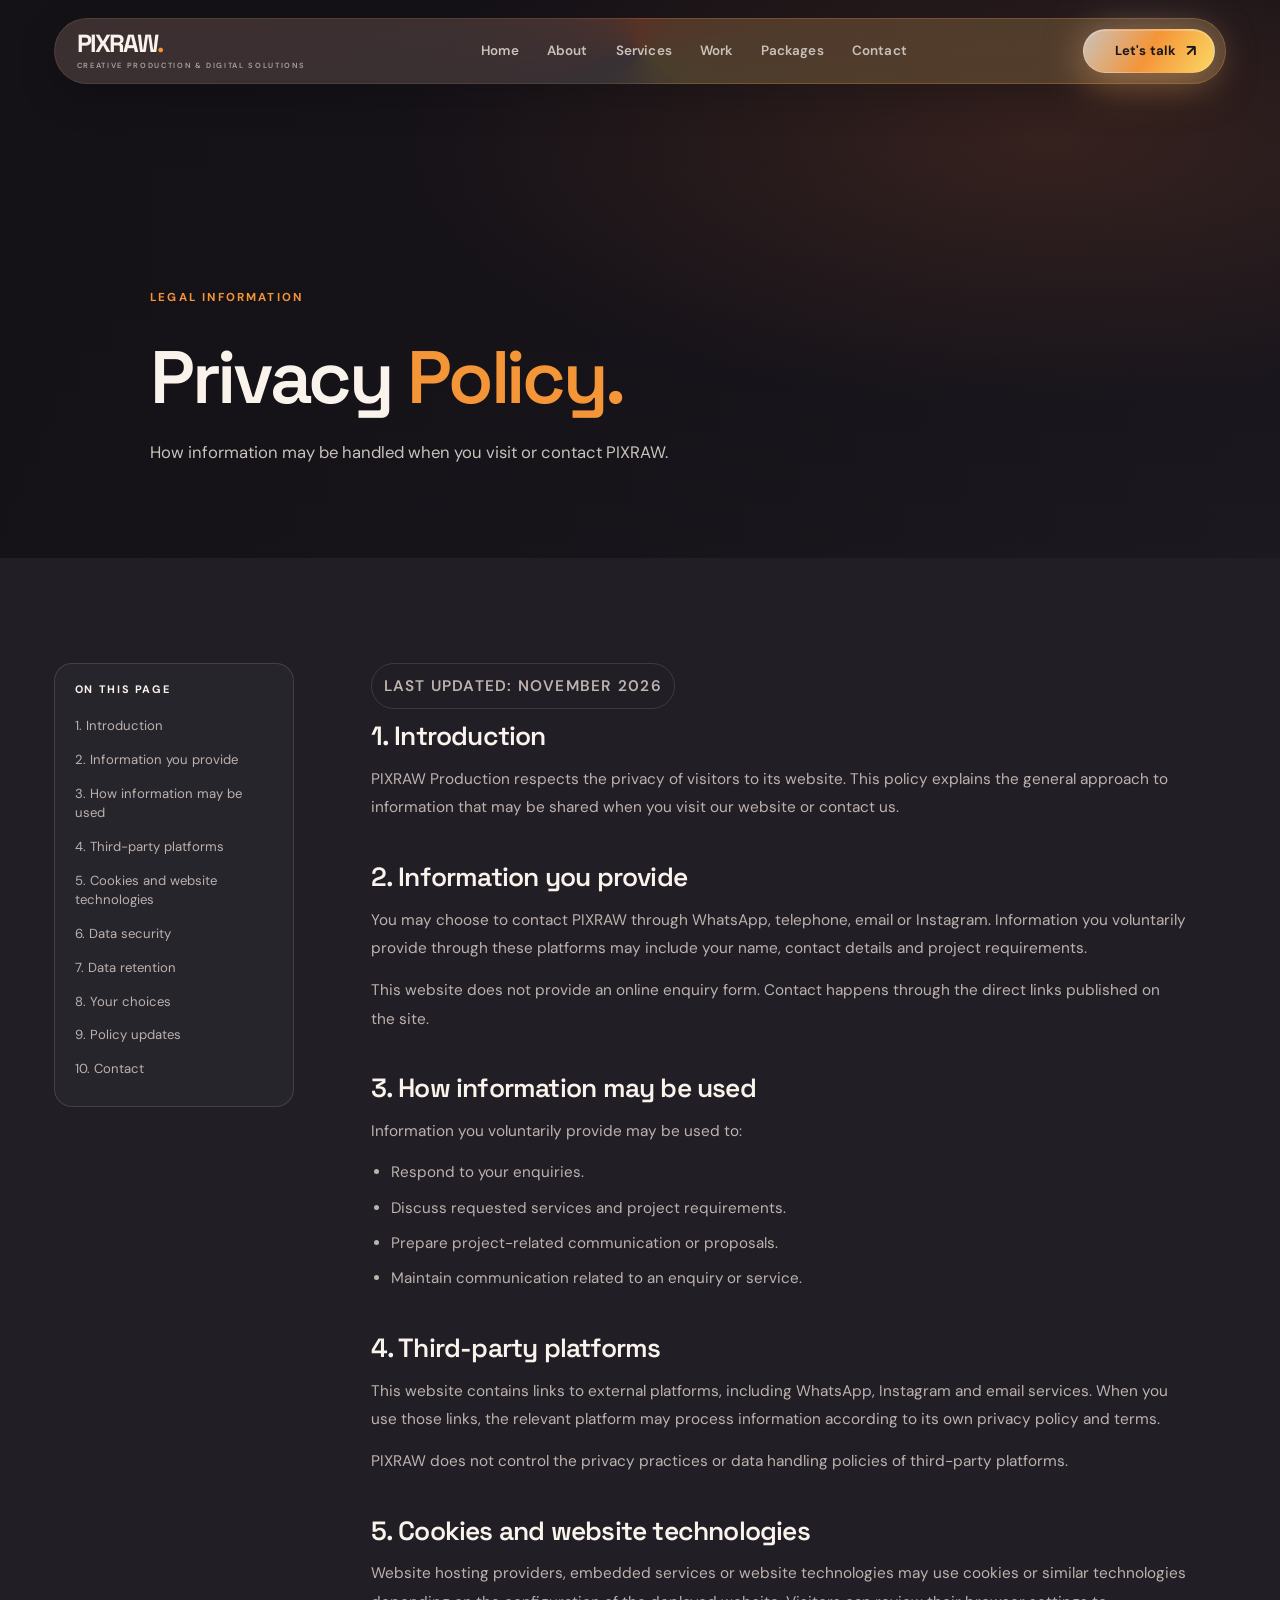
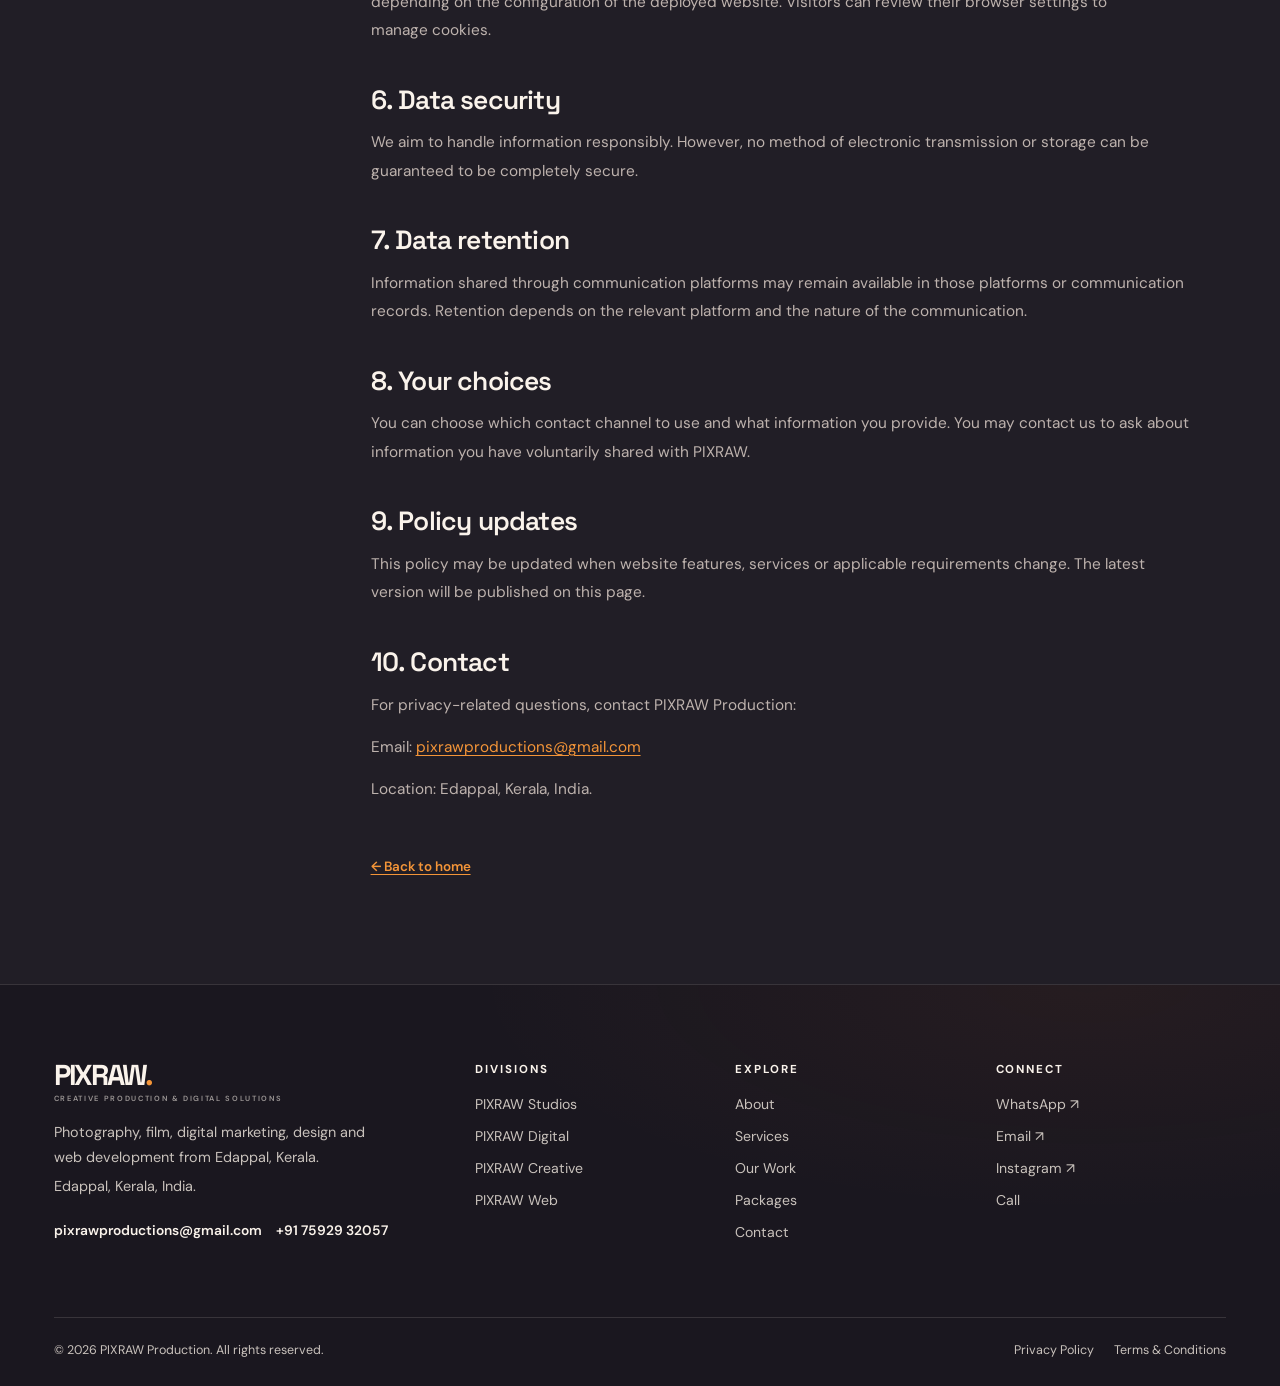
<file: privacy-policy.html>
<!DOCTYPE html>
<html lang="en">
<head>
  <meta charset="UTF-8">
  <meta name="viewport" content="width=device-width, initial-scale=1">
  <meta name="theme-color" content="#211E26">

  <title>Privacy Policy | PIXRAW Production</title>
  <meta name="description" content="Read the PIXRAW Production website privacy policy and how information shared through direct contact channels may be handled.">
  <link rel="canonical" href="https://pixraw.pages.dev/privacy-policy.html">

  <meta property="og:type" content="article">
  <meta property="og:site_name" content="PIXRAW Production">
  <meta property="og:title" content="Privacy Policy | PIXRAW Production">
  <meta property="og:description" content="How information may be handled when you visit the PIXRAW Production website or contact us directly.">
  <meta property="og:url" content="https://pixraw.pages.dev/privacy-policy.html">
  <meta property="og:image" content="https://pixraw.pages.dev/assets/images/og-pixraw.jpg">
  <meta property="og:image:width" content="1200">
  <meta property="og:image:height" content="630">
  <meta name="twitter:card" content="summary_large_image">
  <meta name="twitter:title" content="Privacy Policy | PIXRAW Production">
  <meta name="twitter:description" content="How information may be handled when you visit the PIXRAW Production website or contact us directly.">
  <meta name="twitter:image" content="https://pixraw.pages.dev/assets/images/og-pixraw.jpg">

  <link rel="icon" href="assets/logo/favicon.ico" sizes="any">
  <link rel="icon" type="image/png" sizes="32x32" href="assets/logo/favicon-32.png">
  <link rel="apple-touch-icon" href="assets/logo/apple-touch-icon.png">

  <link rel="preconnect" href="https://fonts.googleapis.com">
  <link rel="preconnect" href="https://fonts.gstatic.com" crossorigin>
  <link href="https://fonts.googleapis.com/css2?family=DM+Sans:wght@400;500;600;700&family=Space+Grotesk:wght@400;500;600;700&display=swap" rel="stylesheet">

  <link rel="stylesheet" href="assets/css/design-system.css?v=20261106v">
  <link rel="stylesheet" href="assets/css/style.css?v=20261106v">
  <link rel="stylesheet" href="assets/css/responsive.css?v=20261106v">
  <script src="assets/js/main.js?v=20261106v" defer></script>
</head>
<body>

<a class="skip-link" href="#main">Skip to content</a>

<header class="site-header">
  <div class="nav-shell">
    <a class="brand" href="index.html" aria-label="PIXRAW Production — home">
      <span class="brand__name">PIXRAW<span class="brand__dot">.</span></span>
      <span class="brand__sub">Creative Production &amp; Digital Solutions</span>
    </a>
    <nav class="primary-nav" aria-label="Primary navigation">
      <a href="index.html">Home</a>
      <a href="about.html">About</a>
      <a href="services.html">Services</a>
      <a href="work.html">Work</a>
      <a href="packages.html">Packages</a>
      <a href="contact.html">Contact</a>
    </nav>
    <div class="nav-actions">
      <a class="btn btn--sm" href="contact.html"><span class="btn__glow-line" aria-hidden="true"></span>Let's talk <span class="btn__arrow" aria-hidden="true">↗</span></a>
      <button class="nav-toggle" type="button" aria-expanded="false" aria-controls="mobile-menu" aria-label="Open navigation menu">
        <span>Menu</span>
        <span class="nav-toggle__icon" aria-hidden="true"><i></i><i></i></span>
      </button>
    </div>
  </div>
</header>

<div class="mobile-menu" id="mobile-menu" aria-hidden="true" inert>
  <div class="mobile-menu__head">
    <a class="brand" href="index.html" aria-label="PIXRAW Production — home">
      <span class="brand__name">PIXRAW<span class="brand__dot">.</span></span>
      <span class="brand__sub">Creative Production &amp; Digital Solutions</span>
    </a>
    <button class="mobile-menu__close" type="button" aria-label="Close navigation menu">✕</button>
  </div>
  <nav class="mobile-menu__nav" aria-label="Mobile navigation">
    <a href="index.html">Home <span>01</span></a>
    <a href="about.html">About <span>02</span></a>
    <a href="services.html">Services <span>03</span></a>
    <a href="work.html">Work <span>04</span></a>
    <a href="packages.html">Packages <span>05</span></a>
    <a href="contact.html">Contact <span>06</span></a>
  </nav>
  <div class="mobile-menu__foot">
    <a href="https://wa.me/917592932057" target="_blank" rel="noopener noreferrer">WhatsApp <span aria-hidden="true">↗</span></a>
    <a href="mailto:pixrawproductions@gmail.com">Email <span aria-hidden="true">↗</span></a>
    <a href="tel:+917592932057">Call</a>
    <a href="https://www.instagram.com/pixra_w/" target="_blank" rel="noopener noreferrer">Instagram <span aria-hidden="true">↗</span></a>
  </div>
</div>

<main id="main">

  <section class="page-hero">
    <div class="container page-hero__content">
      <p class="section-label">Legal information</p>
      <h1>Privacy <span>Policy.</span></h1>
      <p class="page-hero__lead">How information may be handled when you visit or contact PIXRAW.</p>
    </div>
  </section>

  <section class="section">
    <div class="container legal-layout">
      <aside class="legal-toc" aria-label="Privacy policy contents">
        <h2>On this page</h2>
        <a href="#introduction">1. Introduction</a>
        <a href="#information-you-provide">2. Information you provide</a>
        <a href="#how-information-is-used">3. How information may be used</a>
        <a href="#third-party-platforms">4. Third-party platforms</a>
        <a href="#cookies">5. Cookies and website technologies</a>
        <a href="#data-security">6. Data security</a>
        <a href="#data-retention">7. Data retention</a>
        <a href="#your-choices">8. Your choices</a>
        <a href="#policy-updates">9. Policy updates</a>
        <a href="#contact">10. Contact</a>
      </aside>

      <article class="legal-content">
        <p class="legal-updated">Last updated: November 2026</p>

        <h2 id="introduction">1. Introduction</h2>
        <p>
          PIXRAW Production respects the privacy of visitors to its website.
          This policy explains the general approach to information that may
          be shared when you visit our website or contact us.
        </p>

        <h2 id="information-you-provide">2. Information you provide</h2>
        <p>
          You may choose to contact PIXRAW through WhatsApp, telephone, email
          or Instagram. Information you voluntarily provide through these
          platforms may include your name, contact details and project
          requirements.
        </p>
        <p>
          This website does not provide an online enquiry form. Contact happens
          through the direct links published on the site.
        </p>

        <h2 id="how-information-is-used">3. How information may be used</h2>
        <p>Information you voluntarily provide may be used to:</p>
        <ul>
          <li>Respond to your enquiries.</li>
          <li>Discuss requested services and project requirements.</li>
          <li>Prepare project-related communication or proposals.</li>
          <li>Maintain communication related to an enquiry or service.</li>
        </ul>

        <h2 id="third-party-platforms">4. Third-party platforms</h2>
        <p>
          This website contains links to external platforms, including WhatsApp,
          Instagram and email services. When you use those links, the relevant
          platform may process information according to its own privacy policy
          and terms.
        </p>
        <p>
          PIXRAW does not control the privacy practices or data handling
          policies of third-party platforms.
        </p>

        <h2 id="cookies">5. Cookies and website technologies</h2>
        <p>
          Website hosting providers, embedded services or website technologies
          may use cookies or similar technologies depending on the configuration
          of the deployed website. Visitors can review their browser settings
          to manage cookies.
        </p>

        <h2 id="data-security">6. Data security</h2>
        <p>
          We aim to handle information responsibly. However, no method of
          electronic transmission or storage can be guaranteed to be completely
          secure.
        </p>

        <h2 id="data-retention">7. Data retention</h2>
        <p>
          Information shared through communication platforms may remain
          available in those platforms or communication records. Retention
          depends on the relevant platform and the nature of the communication.
        </p>

        <h2 id="your-choices">8. Your choices</h2>
        <p>
          You can choose which contact channel to use and what information
          you provide. You may contact us to ask about information you have
          voluntarily shared with PIXRAW.
        </p>

        <h2 id="policy-updates">9. Policy updates</h2>
        <p>
          This policy may be updated when website features, services or
          applicable requirements change. The latest version will be published
          on this page.
        </p>

        <h2 id="contact">10. Contact</h2>
        <p>
          For privacy-related questions, contact PIXRAW Production:
        </p>
        <p>
          Email:
          <a href="mailto:pixrawproductions@gmail.com">pixrawproductions@gmail.com</a>
        </p>
        <p>
          Location: Edappal, Kerala, India.
        </p>

        <a class="legal-back" href="index.html">← Back to home</a>
      </article>
    </div>
  </section>

</main>

<footer class="site-footer">
  <div class="container">
    <div class="footer-top">
      <div class="footer-brand">
        <a class="brand" href="index.html" aria-label="PIXRAW Production — home">
          <span class="brand__name">PIXRAW<span class="brand__dot">.</span></span>
          <span class="brand__sub">Creative Production &amp; Digital Solutions</span>
        </a>
        <p>Photography, film, digital marketing, design and web development from Edappal, Kerala.</p>
        <p>Edappal, Kerala, India.</p>
        <div class="footer-contact">
          <a href="mailto:pixrawproductions@gmail.com">pixrawproductions@gmail.com</a>
          <a href="tel:+917592932057">+91 75929 32057</a>
        </div>
      </div>
      <div class="footer-col">
        <h3>Divisions</h3>
        <a href="services.html#studios">PIXRAW Studios</a>
        <a href="services.html#digital">PIXRAW Digital</a>
        <a href="services.html#creative">PIXRAW Creative</a>
        <a href="services.html#web">PIXRAW Web</a>
      </div>
      <div class="footer-col">
        <h3>Explore</h3>
        <a href="about.html">About</a>
        <a href="services.html">Services</a>
        <a href="work.html">Our Work</a>
        <a href="packages.html">Packages</a>
        <a href="contact.html">Contact</a>
      </div>
      <div class="footer-col">
        <h3>Connect</h3>
        <a href="https://wa.me/917592932057" target="_blank" rel="noopener noreferrer">WhatsApp <span aria-hidden="true">↗</span></a>
        <a href="mailto:pixrawproductions@gmail.com">Email <span aria-hidden="true">↗</span></a>
        <a href="https://www.instagram.com/pixra_w/" target="_blank" rel="noopener noreferrer">Instagram <span aria-hidden="true">↗</span></a>
        <a href="tel:+917592932057">Call</a>
      </div>
    </div>
    <div class="footer-bottom">
      <p>© <span data-year>2026</span> PIXRAW Production. All rights reserved.</p>
      <div class="footer-bottom__links">
        <a href="privacy-policy.html">Privacy Policy</a>
        <a href="terms.html">Terms &amp; Conditions</a>
      </div>
    </div>
  </div>
</footer>

</body>
</html>
</file>
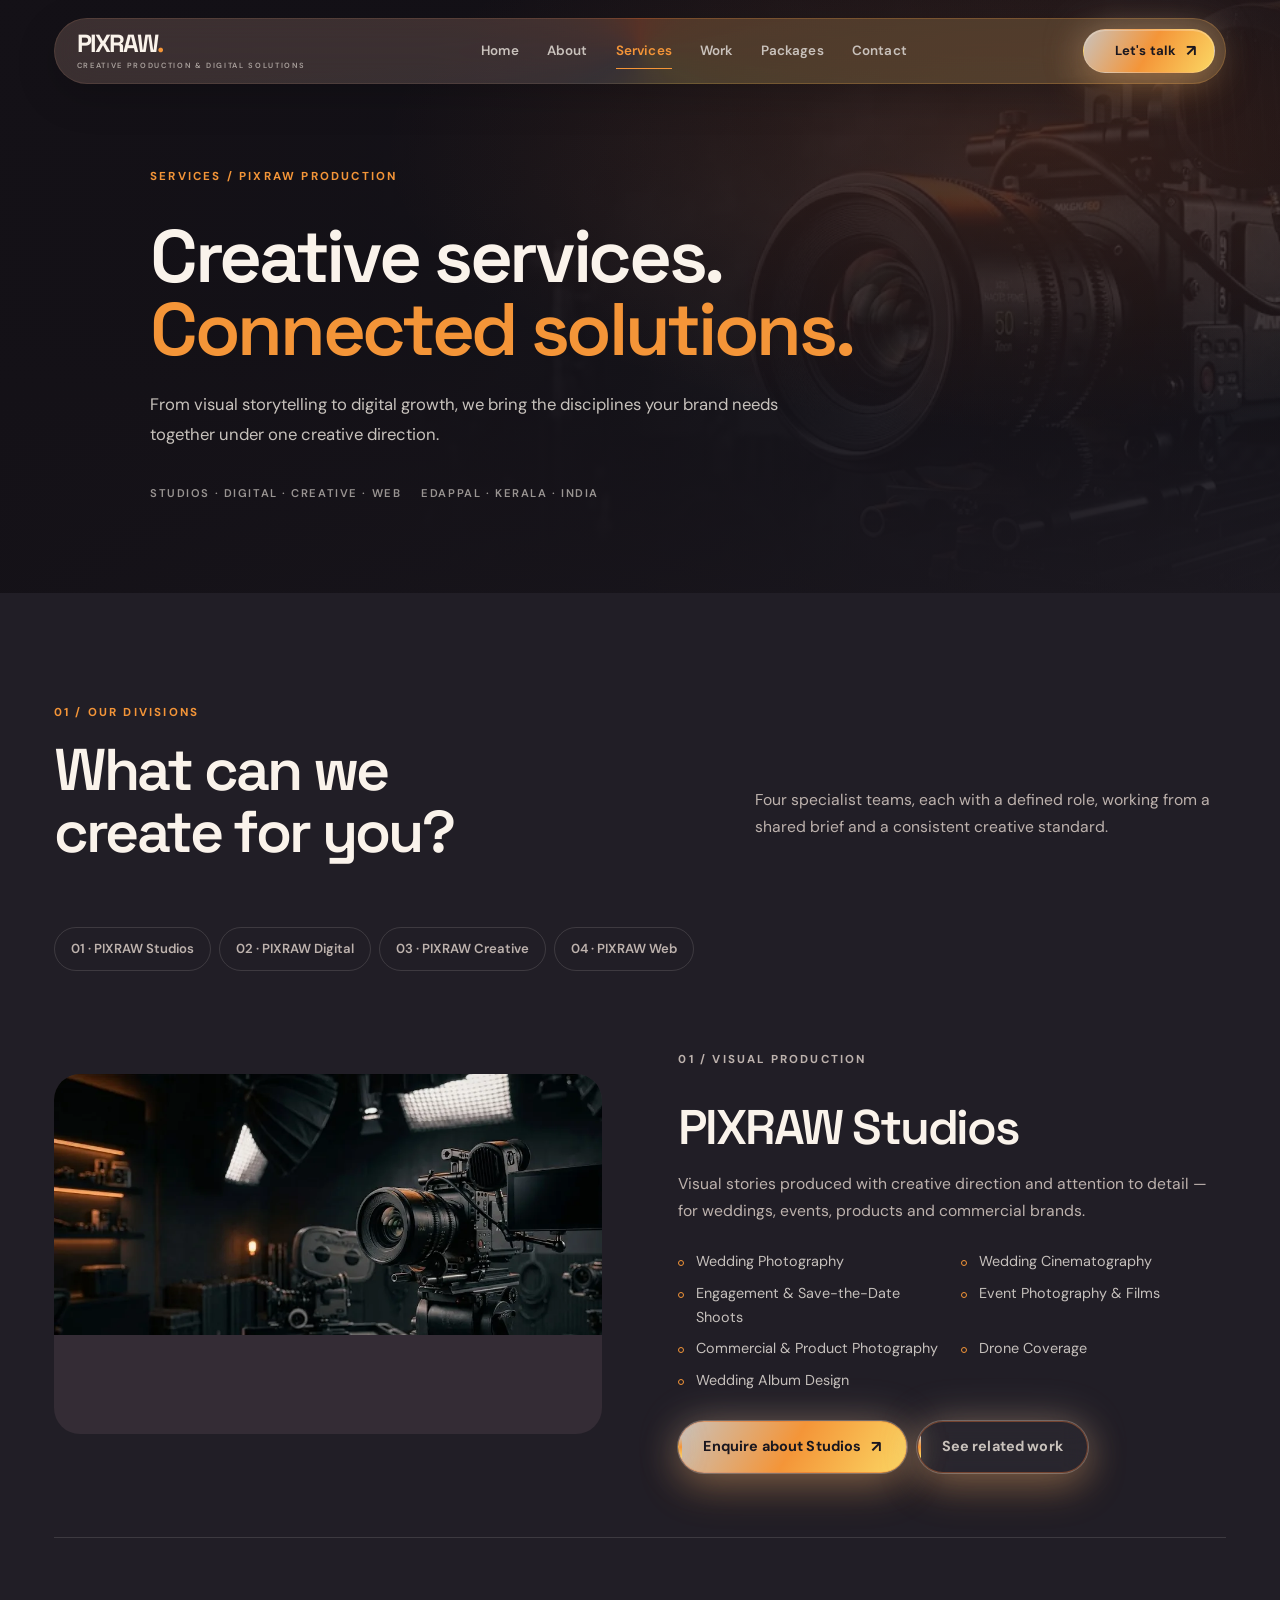
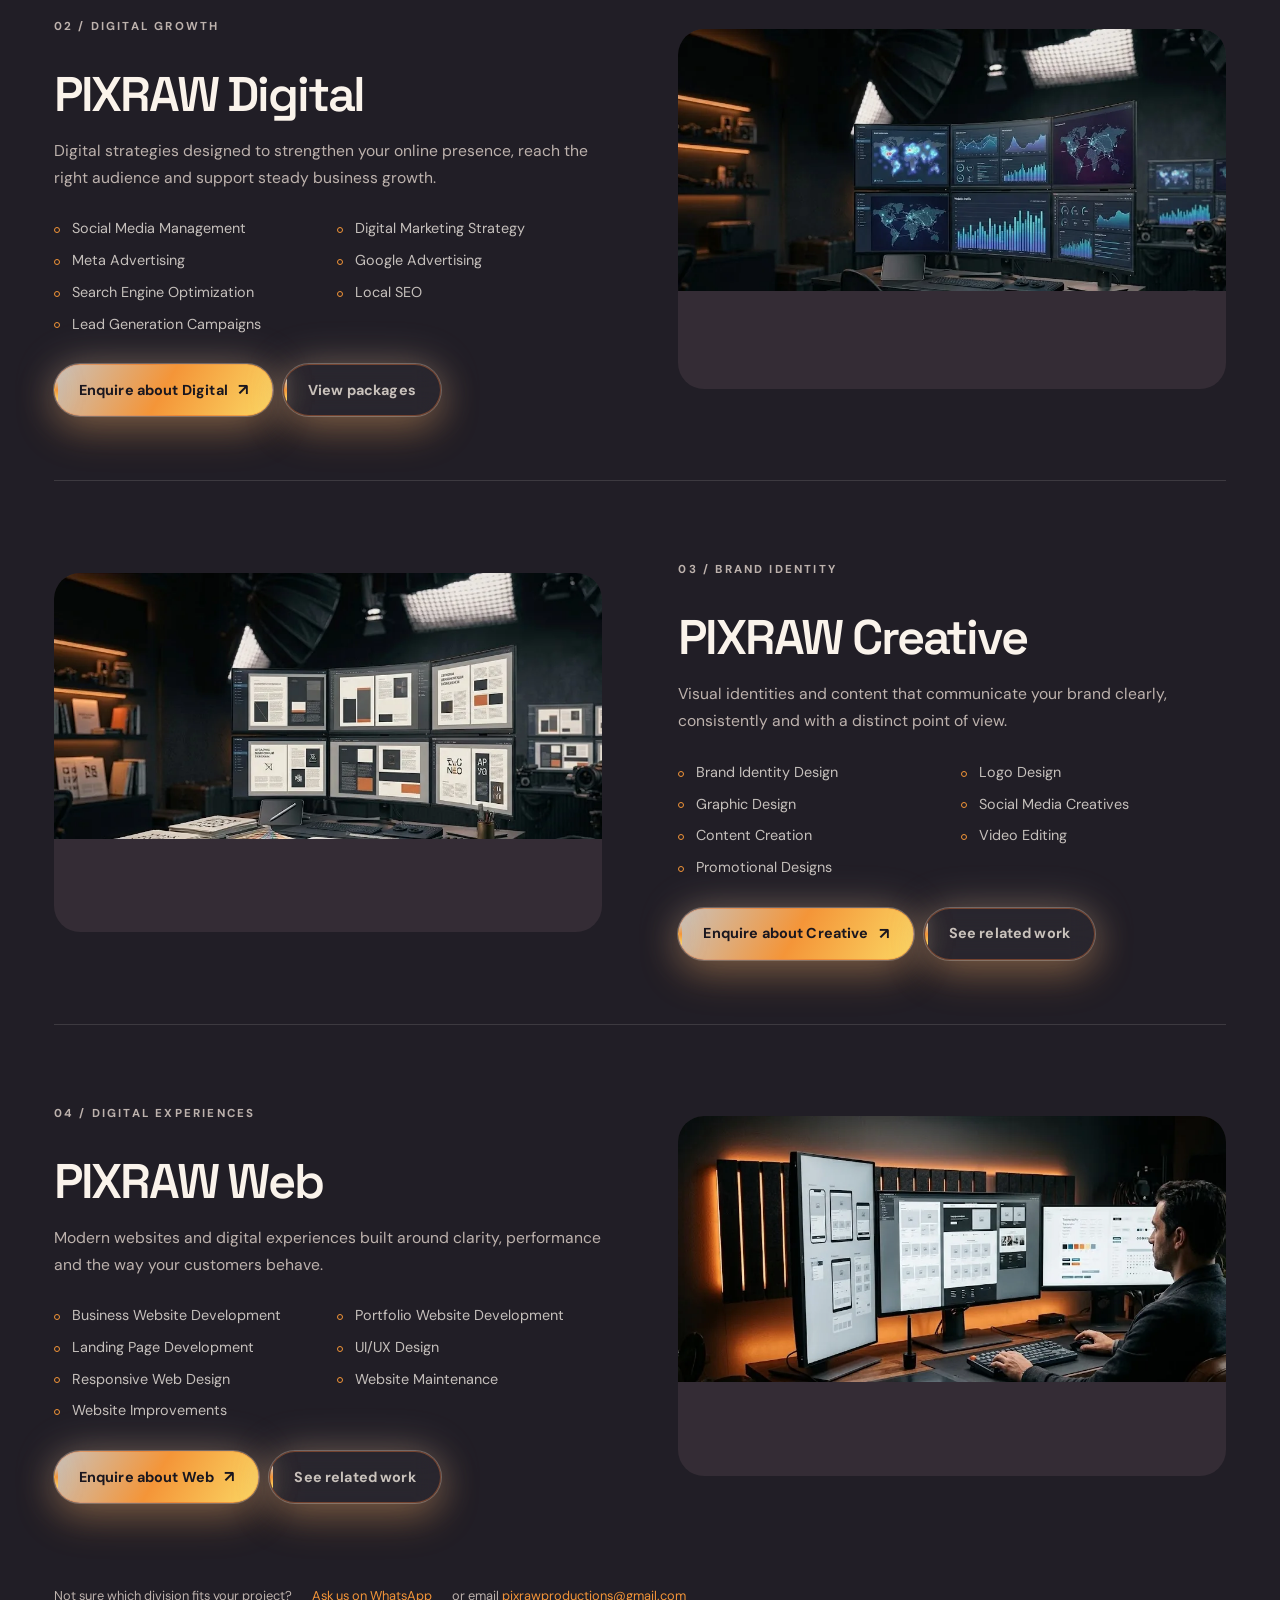
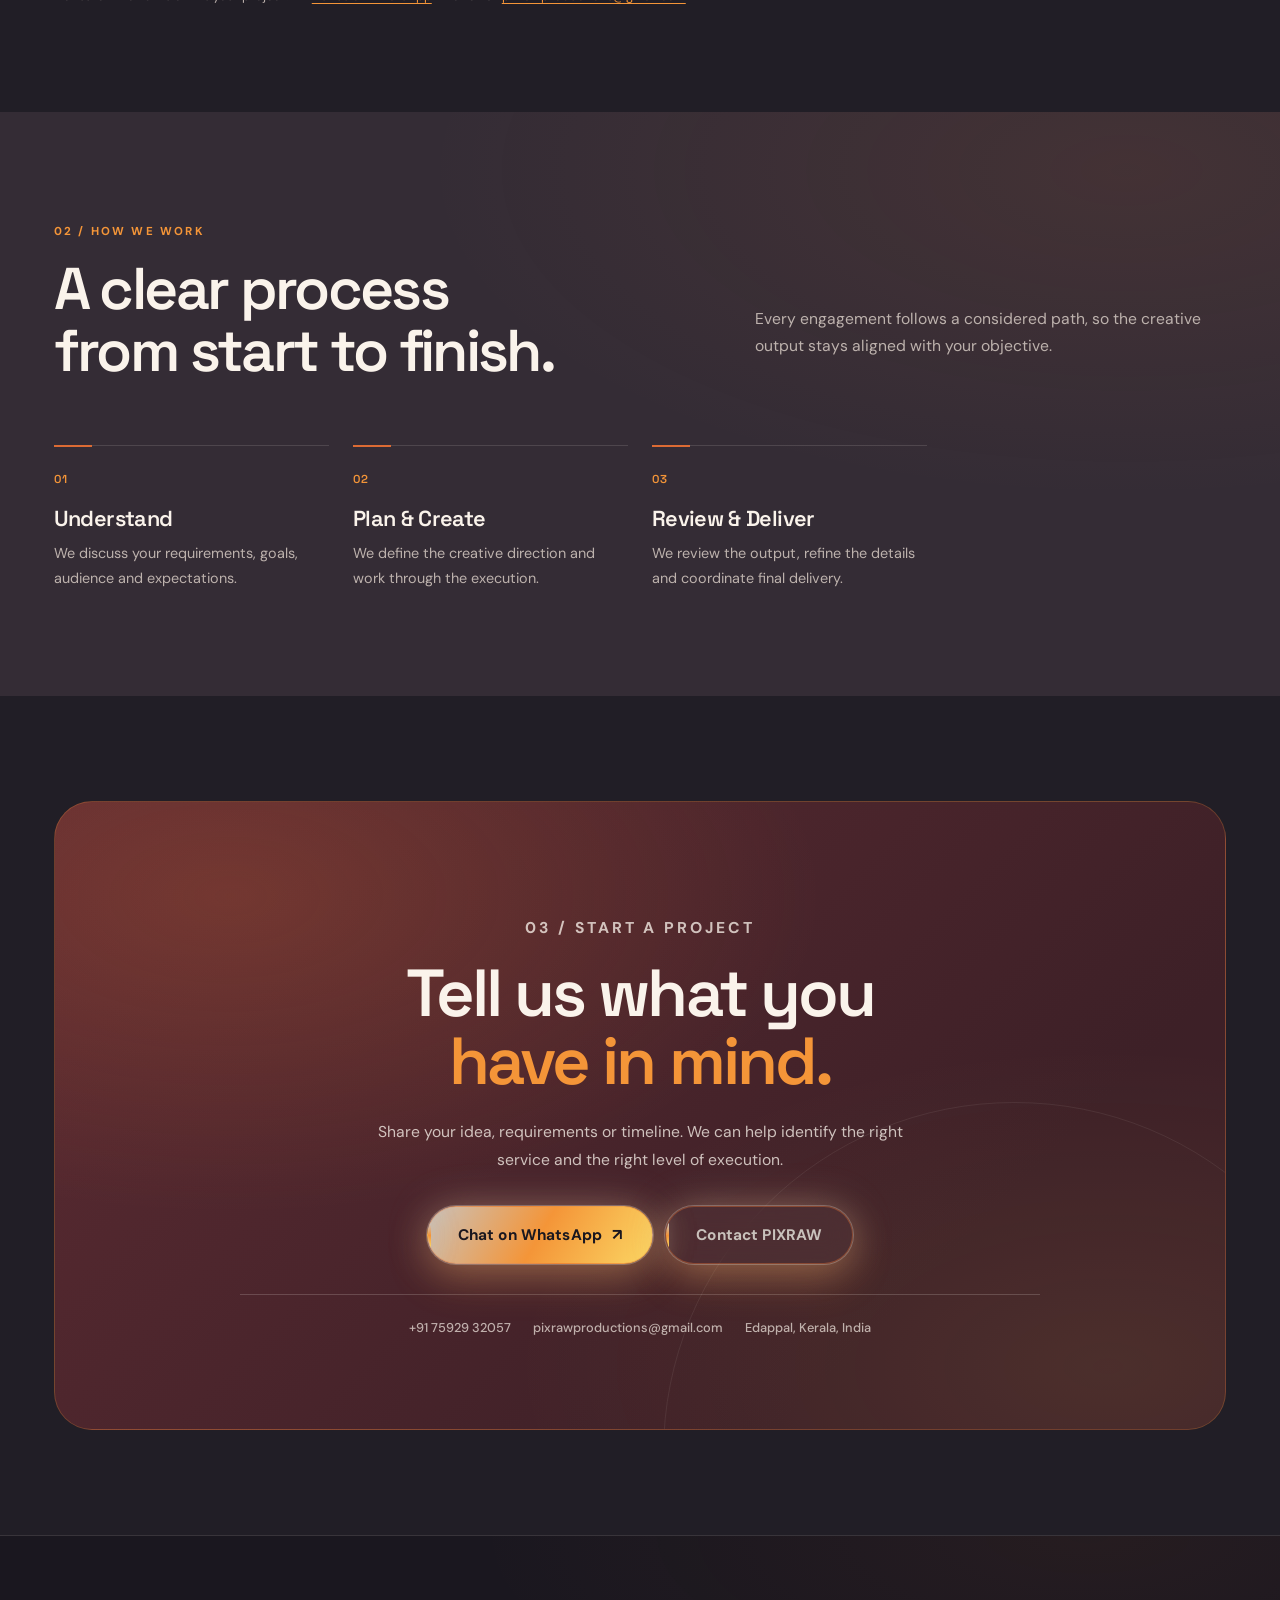
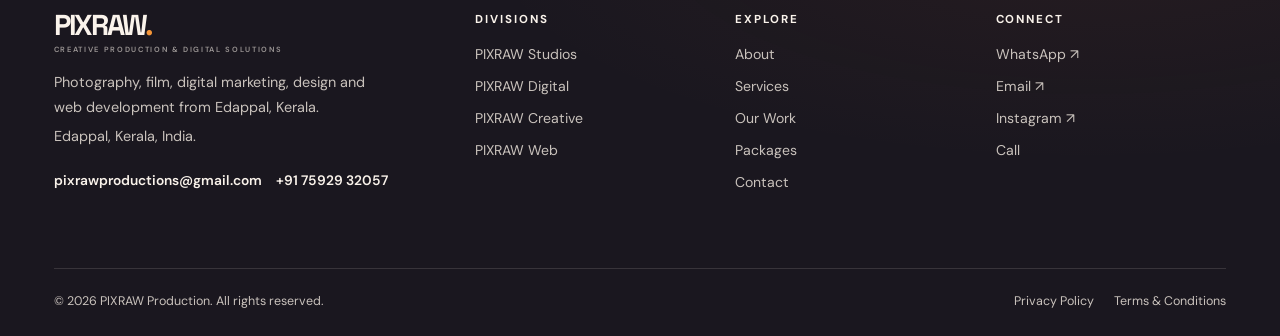
<file: services.html>
<!DOCTYPE html>
<html lang="en">
<head>
  <meta charset="UTF-8">
  <meta name="viewport" content="width=device-width, initial-scale=1">
  <meta name="theme-color" content="#211E26">

  <title>Services | PIXRAW Production — Studios, Digital, Creative &amp; Web</title>
  <meta name="description" content="Explore PIXRAW Studios, Digital, Creative and Web services. Photography, cinematography, digital marketing, branding and website development in Edappal, Kerala.">
  <link rel="canonical" href="https://pixraw.pages.dev/services.html">

  <meta property="og:type" content="website">
  <meta property="og:site_name" content="PIXRAW Production">
  <meta property="og:title" content="Services | PIXRAW Production">
  <meta property="og:description" content="Four specialist divisions for photography, film, digital marketing, design and websites.">
  <meta property="og:url" content="https://pixraw.pages.dev/services.html">
  <meta property="og:image" content="https://pixraw.pages.dev/assets/images/og-pixraw.jpg">
  <meta property="og:image:width" content="1200">
  <meta property="og:image:height" content="630">
  <meta name="twitter:card" content="summary_large_image">
  <meta name="twitter:title" content="Services | PIXRAW Production">
  <meta name="twitter:description" content="Four specialist divisions for photography, film, digital marketing, design and websites.">
  <meta name="twitter:image" content="https://pixraw.pages.dev/assets/images/og-pixraw.jpg">

  <link rel="icon" href="assets/logo/favicon.ico" sizes="any">
  <link rel="icon" type="image/png" sizes="32x32" href="assets/logo/favicon-32.png">
  <link rel="apple-touch-icon" href="assets/logo/apple-touch-icon.png">

  <link rel="preconnect" href="https://fonts.googleapis.com">
  <link rel="preconnect" href="https://fonts.gstatic.com" crossorigin>
  <link href="https://fonts.googleapis.com/css2?family=DM+Sans:wght@400;500;600;700&family=Space+Grotesk:wght@400;500;600;700&display=swap" rel="stylesheet">

  <link rel="stylesheet" href="assets/css/design-system.css?v=20261106v">
  <link rel="stylesheet" href="assets/css/style.css?v=20261106v">
  <link rel="stylesheet" href="assets/css/responsive.css?v=20261106v">
  <script src="assets/js/main.js?v=20261106v" defer></script>
</head>
<body>

<a class="skip-link" href="#main">Skip to content</a>

<header class="site-header">
  <div class="nav-shell">
    <a class="brand" href="index.html" aria-label="PIXRAW Production — home">
      <span class="brand__name">PIXRAW<span class="brand__dot">.</span></span>
      <span class="brand__sub">Creative Production &amp; Digital Solutions</span>
    </a>
    <nav class="primary-nav" aria-label="Primary navigation">
      <a href="index.html">Home</a>
      <a href="about.html">About</a>
      <a href="services.html" aria-current="page">Services</a>
      <a href="work.html">Work</a>
      <a href="packages.html">Packages</a>
      <a href="contact.html">Contact</a>
    </nav>
    <div class="nav-actions">
      <a class="btn btn--sm" href="contact.html"><span class="btn__glow-line" aria-hidden="true"></span>Let's talk <span class="btn__arrow" aria-hidden="true">↗</span></a>
      <button class="nav-toggle" type="button" aria-expanded="false" aria-controls="mobile-menu" aria-label="Open navigation menu">
        <span>Menu</span>
        <span class="nav-toggle__icon" aria-hidden="true"><i></i><i></i></span>
      </button>
    </div>
  </div>
</header>

<div class="mobile-menu" id="mobile-menu" aria-hidden="true" inert>
  <div class="mobile-menu__head">
    <a class="brand" href="index.html" aria-label="PIXRAW Production — home">
      <span class="brand__name">PIXRAW<span class="brand__dot">.</span></span>
      <span class="brand__sub">Creative Production &amp; Digital Solutions</span>
    </a>
    <button class="mobile-menu__close" type="button" aria-label="Close navigation menu">✕</button>
  </div>
  <nav class="mobile-menu__nav" aria-label="Mobile navigation">
    <a href="index.html">Home <span>01</span></a>
    <a href="about.html">About <span>02</span></a>
    <a href="services.html" aria-current="page">Services <span>03</span></a>
    <a href="work.html">Work <span>04</span></a>
    <a href="packages.html">Packages <span>05</span></a>
    <a href="contact.html">Contact <span>06</span></a>
  </nav>
  <div class="mobile-menu__foot">
    <a href="https://wa.me/917592932057" target="_blank" rel="noopener noreferrer">WhatsApp <span aria-hidden="true">↗</span></a>
    <a href="mailto:pixrawproductions@gmail.com">Email <span aria-hidden="true">↗</span></a>
    <a href="tel:+917592932057">Call</a>
    <a href="https://www.instagram.com/pixra_w/" target="_blank" rel="noopener noreferrer">Instagram <span aria-hidden="true">↗</span></a>
  </div>
</div>

<main id="main">

  <section class="page-hero">
    <picture>
      <source type="image/webp" srcset="assets/images/webp/hero-poster.webp">
      <img class="page-hero__bg" src="assets/images/hero-poster.jpeg" alt="" width="935" height="452" fetchpriority="high" decoding="async">
    </picture>
    <div class="container page-hero__content">
      <p class="section-label">Services / PIXRAW Production</p>
      <h1>Creative services. <span>Connected solutions.</span></h1>
      <p class="page-hero__lead">
        From visual storytelling to digital growth, we bring the disciplines your
        brand needs together under one creative direction.
      </p>
      <div class="page-hero__meta">
        <span>Studios · Digital · Creative · Web</span>
        <span>Edappal · Kerala · India</span>
      </div>
    </div>
  </section>

  <section class="section" id="all-services">
    <div class="container">
      <div class="section-head">
        <div data-reveal>
          <p class="section-label">01 / Our divisions</p>
          <h2>What can we create for you?</h2>
        </div>
        <div class="section-head__aside" data-reveal>
          <p>Four specialist teams, each with a defined role, working from a shared brief and a consistent creative standard.</p>
        </div>
      </div>

      <nav class="service-index" aria-label="Service divisions" data-reveal>
        <a href="#studios">01 · PIXRAW Studios</a>
        <a href="#digital">02 · PIXRAW Digital</a>
        <a href="#creative">03 · PIXRAW Creative</a>
        <a href="#web">04 · PIXRAW Web</a>
      </nav>

      <article class="service-block" id="studios" data-reveal>
        <div class="service-block__media">
          <picture>
            <source type="image/webp" srcset="assets/images/webp/service-studios.webp">
            <img src="assets/images/service-studios.jpeg" alt="Cinema camera and lighting in the PIXRAW studio" width="934" height="445" loading="lazy" decoding="async">
          </picture>
        </div>
        <div class="service-block__content">
          <p class="section-label">01 / Visual production</p>
          <h2>PIXRAW Studios</h2>
          <p>Visual stories produced with creative direction and attention to detail — for weddings, events, products and commercial brands.</p>
          <ul class="service-list">
            <li>Wedding Photography</li>
            <li>Wedding Cinematography</li>
            <li>Engagement &amp; Save-the-Date Shoots</li>
            <li>Event Photography &amp; Films</li>
            <li>Commercial &amp; Product Photography</li>
            <li>Drone Coverage</li>
            <li>Wedding Album Design</li>
          </ul>
          <div class="service-actions">
            <a class="btn" href="https://wa.me/917592932057?text=Hello%20PIXRAW%2C%20I%20am%20interested%20in%20PIXRAW%20Studios." target="_blank" rel="noopener noreferrer">Enquire about Studios <span class="btn__arrow" aria-hidden="true">↗</span></a>
            <a class="btn btn--ghost" href="work.html">See related work</a>
          </div>
        </div>
      </article>

      <article class="service-block" id="digital" data-reveal>
        <div class="service-block__media">
          <picture>
            <source type="image/webp" srcset="assets/images/webp/service-digital.webp">
            <img src="assets/images/service-digital.jpeg" alt="Digital marketing dashboards on studio monitors" width="939" height="448" loading="lazy" decoding="async">
          </picture>
        </div>
        <div class="service-block__content">
          <p class="section-label">02 / Digital growth</p>
          <h2>PIXRAW Digital</h2>
          <p>Digital strategies designed to strengthen your online presence, reach the right audience and support steady business growth.</p>
          <ul class="service-list">
            <li>Social Media Management</li>
            <li>Digital Marketing Strategy</li>
            <li>Meta Advertising</li>
            <li>Google Advertising</li>
            <li>Search Engine Optimization</li>
            <li>Local SEO</li>
            <li>Lead Generation Campaigns</li>
          </ul>
          <div class="service-actions">
            <a class="btn" href="https://wa.me/917592932057?text=Hello%20PIXRAW%2C%20I%20am%20interested%20in%20PIXRAW%20Digital." target="_blank" rel="noopener noreferrer">Enquire about Digital <span class="btn__arrow" aria-hidden="true">↗</span></a>
            <a class="btn btn--ghost" href="packages.html">View packages</a>
          </div>
        </div>
      </article>

      <article class="service-block" id="creative" data-reveal>
        <div class="service-block__media">
          <picture>
            <source type="image/webp" srcset="assets/images/webp/service-creative.webp">
            <img src="assets/images/service-creative.jpeg" alt="Graphic design and brand layouts on studio monitors" width="932" height="453" loading="lazy" decoding="async">
          </picture>
        </div>
        <div class="service-block__content">
          <p class="section-label">03 / Brand identity</p>
          <h2>PIXRAW Creative</h2>
          <p>Visual identities and content that communicate your brand clearly, consistently and with a distinct point of view.</p>
          <ul class="service-list">
            <li>Brand Identity Design</li>
            <li>Logo Design</li>
            <li>Graphic Design</li>
            <li>Social Media Creatives</li>
            <li>Content Creation</li>
            <li>Video Editing</li>
            <li>Promotional Designs</li>
          </ul>
          <div class="service-actions">
            <a class="btn" href="https://wa.me/917592932057?text=Hello%20PIXRAW%2C%20I%20am%20interested%20in%20PIXRAW%20Creative." target="_blank" rel="noopener noreferrer">Enquire about Creative <span class="btn__arrow" aria-hidden="true">↗</span></a>
            <a class="btn btn--ghost" href="work.html">See related work</a>
          </div>
        </div>
      </article>

      <article class="service-block" id="web" data-reveal>
        <div class="service-block__media">
          <picture>
            <source type="image/webp" srcset="assets/images/webp/service-web.webp">
            <img src="assets/images/service-web.jpeg" alt="Website and interface design work on a desktop" width="933" height="452" loading="lazy" decoding="async">
          </picture>
        </div>
        <div class="service-block__content">
          <p class="section-label">04 / Digital experiences</p>
          <h2>PIXRAW Web</h2>
          <p>Modern websites and digital experiences built around clarity, performance and the way your customers behave.</p>
          <ul class="service-list">
            <li>Business Website Development</li>
            <li>Portfolio Website Development</li>
            <li>Landing Page Development</li>
            <li>UI/UX Design</li>
            <li>Responsive Web Design</li>
            <li>Website Maintenance</li>
            <li>Website Improvements</li>
          </ul>
          <div class="service-actions">
            <a class="btn" href="https://wa.me/917592932057?text=Hello%20PIXRAW%2C%20I%20am%20interested%20in%20PIXRAW%20Web." target="_blank" rel="noopener noreferrer">Enquire about Web <span class="btn__arrow" aria-hidden="true">↗</span></a>
            <a class="btn btn--ghost" href="work.html">See related work</a>
          </div>
        </div>
      </article>

      <p class="service-note" data-reveal>
        <span>Not sure which division fits your project?</span>
        <a href="https://wa.me/917592932057" target="_blank" rel="noopener noreferrer">Ask us on WhatsApp</a>
        <span>or email <a href="mailto:pixrawproductions@gmail.com">pixrawproductions@gmail.com</a></span>
      </p>
    </div>
  </section>

  <section class="section section--surface">
    <div class="container">
      <div class="section-head">
        <div data-reveal>
          <p class="section-label">02 / How we work</p>
          <h2>A clear process from start to finish.</h2>
        </div>
        <div class="section-head__aside" data-reveal>
          <p>Every engagement follows a considered path, so the creative output stays aligned with your objective.</p>
        </div>
      </div>

      <div class="process-grid" data-reveal-group>
        <article class="process-step" data-reveal>
          <span class="process-step__num">01</span>
          <h3>Understand</h3>
          <p>We discuss your requirements, goals, audience and expectations.</p>
        </article>
        <article class="process-step" data-reveal>
          <span class="process-step__num">02</span>
          <h3>Plan &amp; Create</h3>
          <p>We define the creative direction and work through the execution.</p>
        </article>
        <article class="process-step" data-reveal>
          <span class="process-step__num">03</span>
          <h3>Review &amp; Deliver</h3>
          <p>We review the output, refine the details and coordinate final delivery.</p>
        </article>
      </div>
    </div>
  </section>

  <section class="section">
    <div class="container">
      <div class="cta-panel" data-reveal>
        <div class="cta-panel__inner">
          <p class="section-label">03 / Start a project</p>
          <h2>Tell us what you <span>have in mind.</span></h2>
          <p>Share your idea, requirements or timeline. We can help identify the right service and the right level of execution.</p>
          <div class="cta-panel__actions">
            <a class="btn btn--lg" href="https://wa.me/917592932057" target="_blank" rel="noopener noreferrer">Chat on WhatsApp <span class="btn__arrow" aria-hidden="true">↗</span></a>
            <a class="btn btn--ghost btn--lg" href="contact.html">Contact PIXRAW</a>
          </div>
          <div class="cta-panel__contact">
            <a href="tel:+917592932057">+91 75929 32057</a>
            <a href="mailto:pixrawproductions@gmail.com">pixrawproductions@gmail.com</a>
            <span>Edappal, Kerala, India</span>
          </div>
        </div>
      </div>
    </div>
  </section>

</main>

<footer class="site-footer">
  <div class="container">
    <div class="footer-top">
      <div class="footer-brand">
        <a class="brand" href="index.html" aria-label="PIXRAW Production — home">
          <span class="brand__name">PIXRAW<span class="brand__dot">.</span></span>
          <span class="brand__sub">Creative Production &amp; Digital Solutions</span>
        </a>
        <p>Photography, film, digital marketing, design and web development from Edappal, Kerala.</p>
        <p>Edappal, Kerala, India.</p>
        <div class="footer-contact">
          <a href="mailto:pixrawproductions@gmail.com">pixrawproductions@gmail.com</a>
          <a href="tel:+917592932057">+91 75929 32057</a>
        </div>
      </div>
      <div class="footer-col">
        <h3>Divisions</h3>
        <a href="services.html#studios">PIXRAW Studios</a>
        <a href="services.html#digital">PIXRAW Digital</a>
        <a href="services.html#creative">PIXRAW Creative</a>
        <a href="services.html#web">PIXRAW Web</a>
      </div>
      <div class="footer-col">
        <h3>Explore</h3>
        <a href="about.html">About</a>
        <a href="services.html">Services</a>
        <a href="work.html">Our Work</a>
        <a href="packages.html">Packages</a>
        <a href="contact.html">Contact</a>
      </div>
      <div class="footer-col">
        <h3>Connect</h3>
        <a href="https://wa.me/917592932057" target="_blank" rel="noopener noreferrer">WhatsApp <span aria-hidden="true">↗</span></a>
        <a href="mailto:pixrawproductions@gmail.com">Email <span aria-hidden="true">↗</span></a>
        <a href="https://www.instagram.com/pixra_w/" target="_blank" rel="noopener noreferrer">Instagram <span aria-hidden="true">↗</span></a>
        <a href="tel:+917592932057">Call</a>
      </div>
    </div>
    <div class="footer-bottom">
      <p>© <span data-year>2026</span> PIXRAW Production. All rights reserved.</p>
      <div class="footer-bottom__links">
        <a href="privacy-policy.html">Privacy Policy</a>
        <a href="terms.html">Terms &amp; Conditions</a>
      </div>
    </div>
  </div>
</footer>

</body>
</html>
</file>
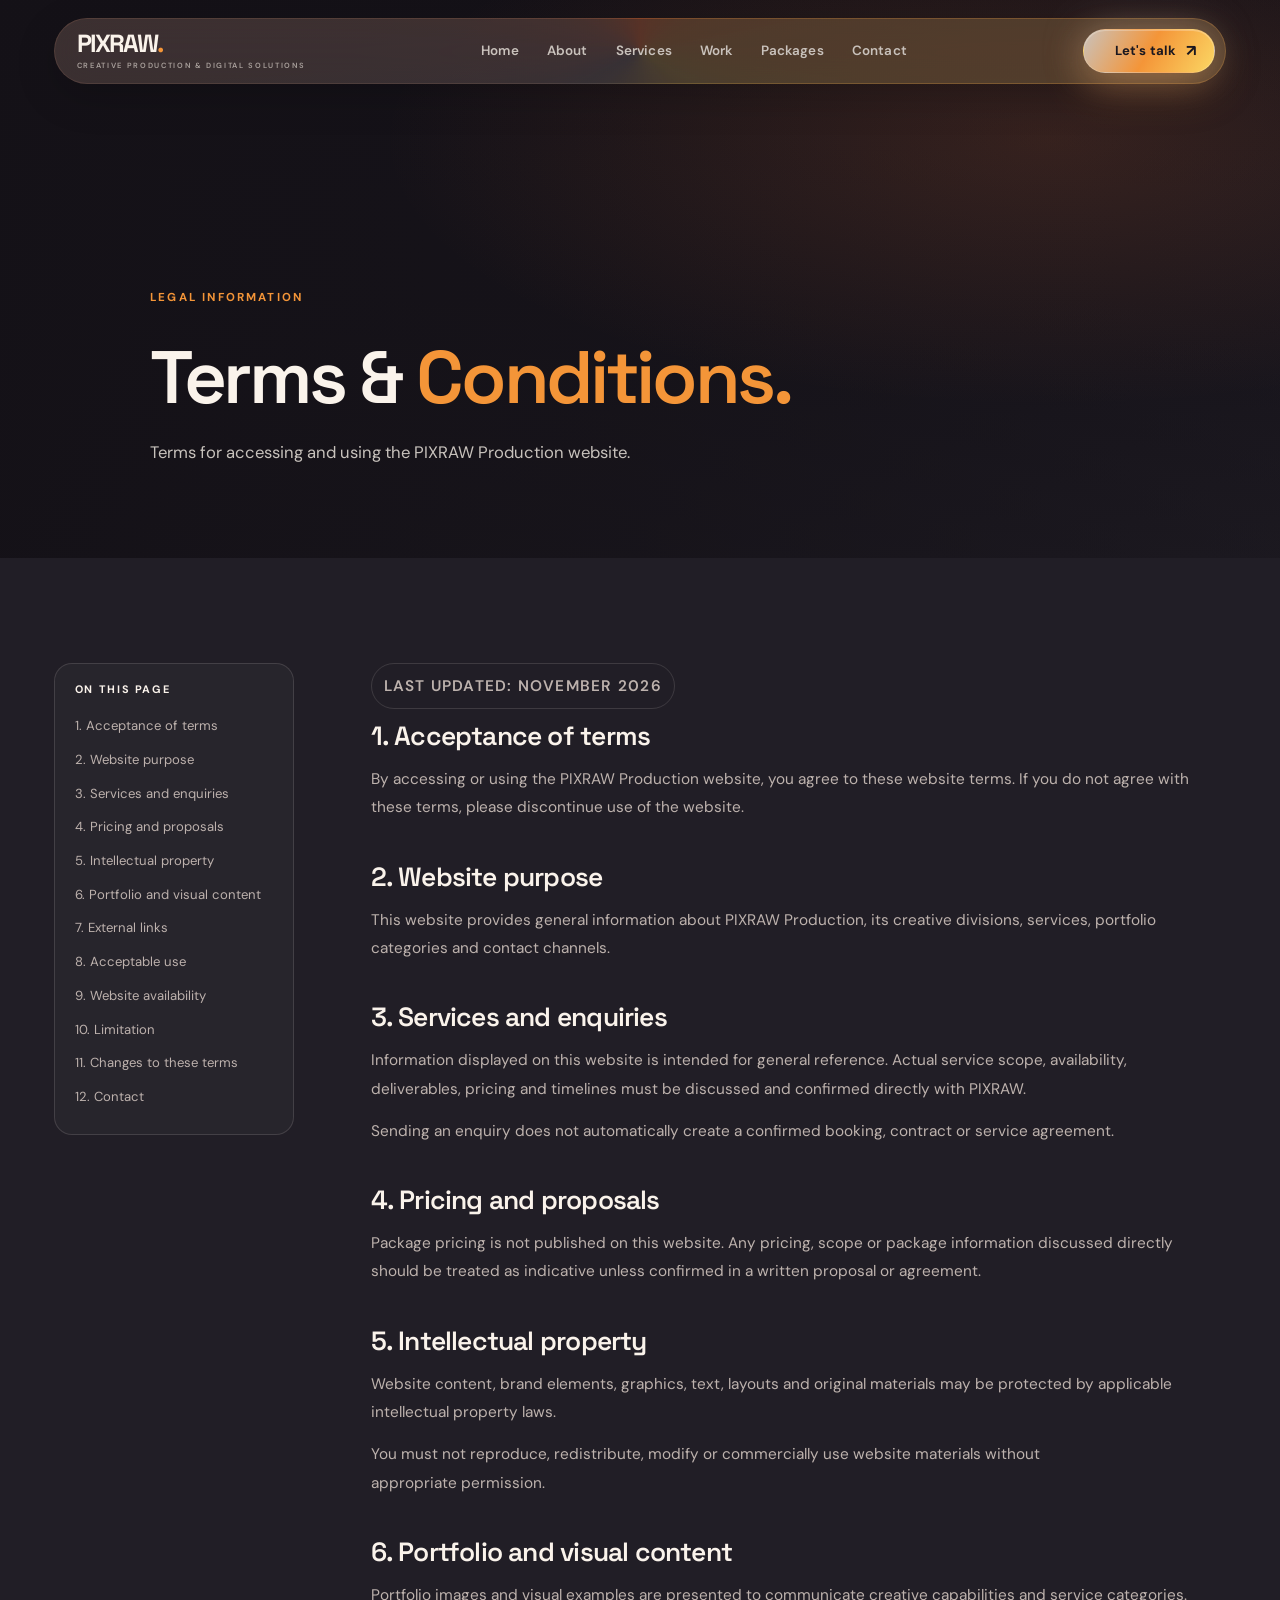
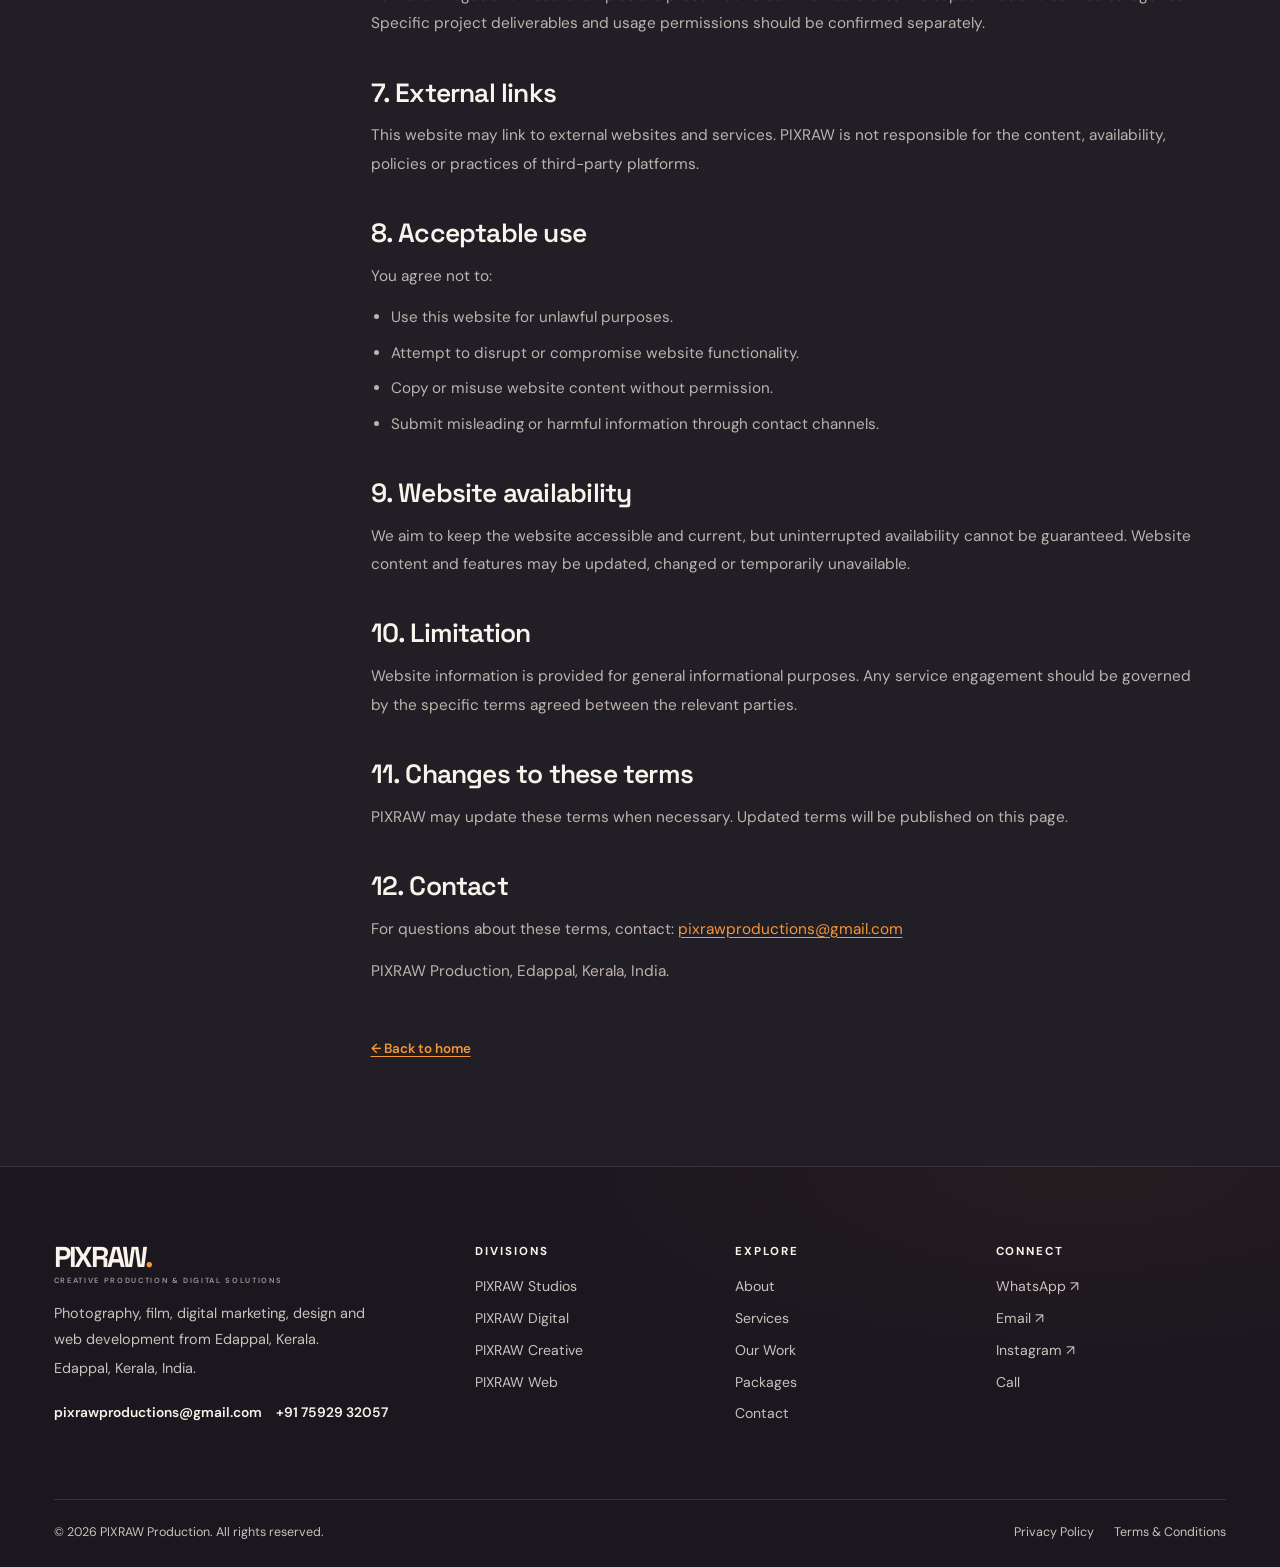
<file: terms.html>
<!DOCTYPE html>
<html lang="en">
<head>
  <meta charset="UTF-8">
  <meta name="viewport" content="width=device-width, initial-scale=1">
  <meta name="theme-color" content="#211E26">

  <title>Terms &amp; Conditions | PIXRAW Production</title>
  <meta name="description" content="Read the website terms and conditions for PIXRAW Production, including services, enquiries, intellectual property and acceptable use.">
  <link rel="canonical" href="https://pixraw.pages.dev/terms.html">

  <meta property="og:type" content="article">
  <meta property="og:site_name" content="PIXRAW Production">
  <meta property="og:title" content="Terms &amp; Conditions | PIXRAW Production">
  <meta property="og:description" content="Terms for accessing and using the PIXRAW Production website.">
  <meta property="og:url" content="https://pixraw.pages.dev/terms.html">
  <meta property="og:image" content="https://pixraw.pages.dev/assets/images/og-pixraw.jpg">
  <meta property="og:image:width" content="1200">
  <meta property="og:image:height" content="630">
  <meta name="twitter:card" content="summary_large_image">
  <meta name="twitter:title" content="Terms &amp; Conditions | PIXRAW Production">
  <meta name="twitter:description" content="Terms for accessing and using the PIXRAW Production website.">
  <meta name="twitter:image" content="https://pixraw.pages.dev/assets/images/og-pixraw.jpg">

  <link rel="icon" href="assets/logo/favicon.ico" sizes="any">
  <link rel="icon" type="image/png" sizes="32x32" href="assets/logo/favicon-32.png">
  <link rel="apple-touch-icon" href="assets/logo/apple-touch-icon.png">

  <link rel="preconnect" href="https://fonts.googleapis.com">
  <link rel="preconnect" href="https://fonts.gstatic.com" crossorigin>
  <link href="https://fonts.googleapis.com/css2?family=DM+Sans:wght@400;500;600;700&family=Space+Grotesk:wght@400;500;600;700&display=swap" rel="stylesheet">

  <link rel="stylesheet" href="assets/css/design-system.css?v=20261106v">
  <link rel="stylesheet" href="assets/css/style.css?v=20261106v">
  <link rel="stylesheet" href="assets/css/responsive.css?v=20261106v">
  <script src="assets/js/main.js?v=20261106v" defer></script>
</head>
<body>

<a class="skip-link" href="#main">Skip to content</a>

<header class="site-header">
  <div class="nav-shell">
    <a class="brand" href="index.html" aria-label="PIXRAW Production — home">
      <span class="brand__name">PIXRAW<span class="brand__dot">.</span></span>
      <span class="brand__sub">Creative Production &amp; Digital Solutions</span>
    </a>
    <nav class="primary-nav" aria-label="Primary navigation">
      <a href="index.html">Home</a>
      <a href="about.html">About</a>
      <a href="services.html">Services</a>
      <a href="work.html">Work</a>
      <a href="packages.html">Packages</a>
      <a href="contact.html">Contact</a>
    </nav>
    <div class="nav-actions">
      <a class="btn btn--sm" href="contact.html"><span class="btn__glow-line" aria-hidden="true"></span>Let's talk <span class="btn__arrow" aria-hidden="true">↗</span></a>
      <button class="nav-toggle" type="button" aria-expanded="false" aria-controls="mobile-menu" aria-label="Open navigation menu">
        <span>Menu</span>
        <span class="nav-toggle__icon" aria-hidden="true"><i></i><i></i></span>
      </button>
    </div>
  </div>
</header>

<div class="mobile-menu" id="mobile-menu" aria-hidden="true" inert>
  <div class="mobile-menu__head">
    <a class="brand" href="index.html" aria-label="PIXRAW Production — home">
      <span class="brand__name">PIXRAW<span class="brand__dot">.</span></span>
      <span class="brand__sub">Creative Production &amp; Digital Solutions</span>
    </a>
    <button class="mobile-menu__close" type="button" aria-label="Close navigation menu">✕</button>
  </div>
  <nav class="mobile-menu__nav" aria-label="Mobile navigation">
    <a href="index.html">Home <span>01</span></a>
    <a href="about.html">About <span>02</span></a>
    <a href="services.html">Services <span>03</span></a>
    <a href="work.html">Work <span>04</span></a>
    <a href="packages.html">Packages <span>05</span></a>
    <a href="contact.html">Contact <span>06</span></a>
  </nav>
  <div class="mobile-menu__foot">
    <a href="https://wa.me/917592932057" target="_blank" rel="noopener noreferrer">WhatsApp <span aria-hidden="true">↗</span></a>
    <a href="mailto:pixrawproductions@gmail.com">Email <span aria-hidden="true">↗</span></a>
    <a href="tel:+917592932057">Call</a>
    <a href="https://www.instagram.com/pixra_w/" target="_blank" rel="noopener noreferrer">Instagram <span aria-hidden="true">↗</span></a>
  </div>
</div>

<main id="main">

  <section class="page-hero">
    <div class="container page-hero__content">
      <p class="section-label">Legal information</p>
      <h1>Terms &amp; <span>Conditions.</span></h1>
      <p class="page-hero__lead">Terms for accessing and using the PIXRAW Production website.</p>
    </div>
  </section>

  <section class="section">
    <div class="container legal-layout">
      <aside class="legal-toc" aria-label="Terms and conditions contents">
        <h2>On this page</h2>
        <a href="#acceptance">1. Acceptance of terms</a>
        <a href="#website-purpose">2. Website purpose</a>
        <a href="#services-and-enquiries">3. Services and enquiries</a>
        <a href="#pricing-and-proposals">4. Pricing and proposals</a>
        <a href="#intellectual-property">5. Intellectual property</a>
        <a href="#portfolio-content">6. Portfolio and visual content</a>
        <a href="#external-links">7. External links</a>
        <a href="#acceptable-use">8. Acceptable use</a>
        <a href="#availability">9. Website availability</a>
        <a href="#limitation">10. Limitation</a>
        <a href="#changes">11. Changes to these terms</a>
        <a href="#contact">12. Contact</a>
      </aside>

      <article class="legal-content">
        <p class="legal-updated">Last updated: November 2026</p>

        <h2 id="acceptance">1. Acceptance of terms</h2>
        <p>
          By accessing or using the PIXRAW Production website, you agree
          to these website terms. If you do not agree with these terms,
          please discontinue use of the website.
        </p>

        <h2 id="website-purpose">2. Website purpose</h2>
        <p>
          This website provides general information about PIXRAW Production,
          its creative divisions, services, portfolio categories and contact
          channels.
        </p>

        <h2 id="services-and-enquiries">3. Services and enquiries</h2>
        <p>
          Information displayed on this website is intended for general
          reference. Actual service scope, availability, deliverables,
          pricing and timelines must be discussed and confirmed directly
          with PIXRAW.
        </p>
        <p>
          Sending an enquiry does not automatically create a confirmed
          booking, contract or service agreement.
        </p>

        <h2 id="pricing-and-proposals">4. Pricing and proposals</h2>
        <p>
          Package pricing is not published on this website. Any pricing,
          scope or package information discussed directly should be treated
          as indicative unless confirmed in a written proposal or agreement.
        </p>

        <h2 id="intellectual-property">5. Intellectual property</h2>
        <p>
          Website content, brand elements, graphics, text, layouts and
          original materials may be protected by applicable intellectual
          property laws.
        </p>
        <p>
          You must not reproduce, redistribute, modify or commercially
          use website materials without appropriate permission.
        </p>

        <h2 id="portfolio-content">6. Portfolio and visual content</h2>
        <p>
          Portfolio images and visual examples are presented to communicate
          creative capabilities and service categories. Specific project
          deliverables and usage permissions should be confirmed separately.
        </p>

        <h2 id="external-links">7. External links</h2>
        <p>
          This website may link to external websites and services.
          PIXRAW is not responsible for the content, availability,
          policies or practices of third-party platforms.
        </p>

        <h2 id="acceptable-use">8. Acceptable use</h2>
        <p>You agree not to:</p>
        <ul>
          <li>Use this website for unlawful purposes.</li>
          <li>Attempt to disrupt or compromise website functionality.</li>
          <li>Copy or misuse website content without permission.</li>
          <li>Submit misleading or harmful information through contact channels.</li>
        </ul>

        <h2 id="availability">9. Website availability</h2>
        <p>
          We aim to keep the website accessible and current, but uninterrupted
          availability cannot be guaranteed. Website content and features may
          be updated, changed or temporarily unavailable.
        </p>

        <h2 id="limitation">10. Limitation</h2>
        <p>
          Website information is provided for general informational purposes.
          Any service engagement should be governed by the specific terms
          agreed between the relevant parties.
        </p>

        <h2 id="changes">11. Changes to these terms</h2>
        <p>
          PIXRAW may update these terms when necessary. Updated terms will
          be published on this page.
        </p>

        <h2 id="contact">12. Contact</h2>
        <p>
          For questions about these terms, contact:
          <a href="mailto:pixrawproductions@gmail.com">pixrawproductions@gmail.com</a>
        </p>
        <p>PIXRAW Production, Edappal, Kerala, India.</p>

        <a class="legal-back" href="index.html">← Back to home</a>
      </article>
    </div>
  </section>

</main>

<footer class="site-footer">
  <div class="container">
    <div class="footer-top">
      <div class="footer-brand">
        <a class="brand" href="index.html" aria-label="PIXRAW Production — home">
          <span class="brand__name">PIXRAW<span class="brand__dot">.</span></span>
          <span class="brand__sub">Creative Production &amp; Digital Solutions</span>
        </a>
        <p>Photography, film, digital marketing, design and web development from Edappal, Kerala.</p>
        <p>Edappal, Kerala, India.</p>
        <div class="footer-contact">
          <a href="mailto:pixrawproductions@gmail.com">pixrawproductions@gmail.com</a>
          <a href="tel:+917592932057">+91 75929 32057</a>
        </div>
      </div>
      <div class="footer-col">
        <h3>Divisions</h3>
        <a href="services.html#studios">PIXRAW Studios</a>
        <a href="services.html#digital">PIXRAW Digital</a>
        <a href="services.html#creative">PIXRAW Creative</a>
        <a href="services.html#web">PIXRAW Web</a>
      </div>
      <div class="footer-col">
        <h3>Explore</h3>
        <a href="about.html">About</a>
        <a href="services.html">Services</a>
        <a href="work.html">Our Work</a>
        <a href="packages.html">Packages</a>
        <a href="contact.html">Contact</a>
      </div>
      <div class="footer-col">
        <h3>Connect</h3>
        <a href="https://wa.me/917592932057" target="_blank" rel="noopener noreferrer">WhatsApp <span aria-hidden="true">↗</span></a>
        <a href="mailto:pixrawproductions@gmail.com">Email <span aria-hidden="true">↗</span></a>
        <a href="https://www.instagram.com/pixra_w/" target="_blank" rel="noopener noreferrer">Instagram <span aria-hidden="true">↗</span></a>
        <a href="tel:+917592932057">Call</a>
      </div>
    </div>
    <div class="footer-bottom">
      <p>© <span data-year>2026</span> PIXRAW Production. All rights reserved.</p>
      <div class="footer-bottom__links">
        <a href="privacy-policy.html">Privacy Policy</a>
        <a href="terms.html">Terms &amp; Conditions</a>
      </div>
    </div>
  </div>
</footer>

</body>
</html>
</file>
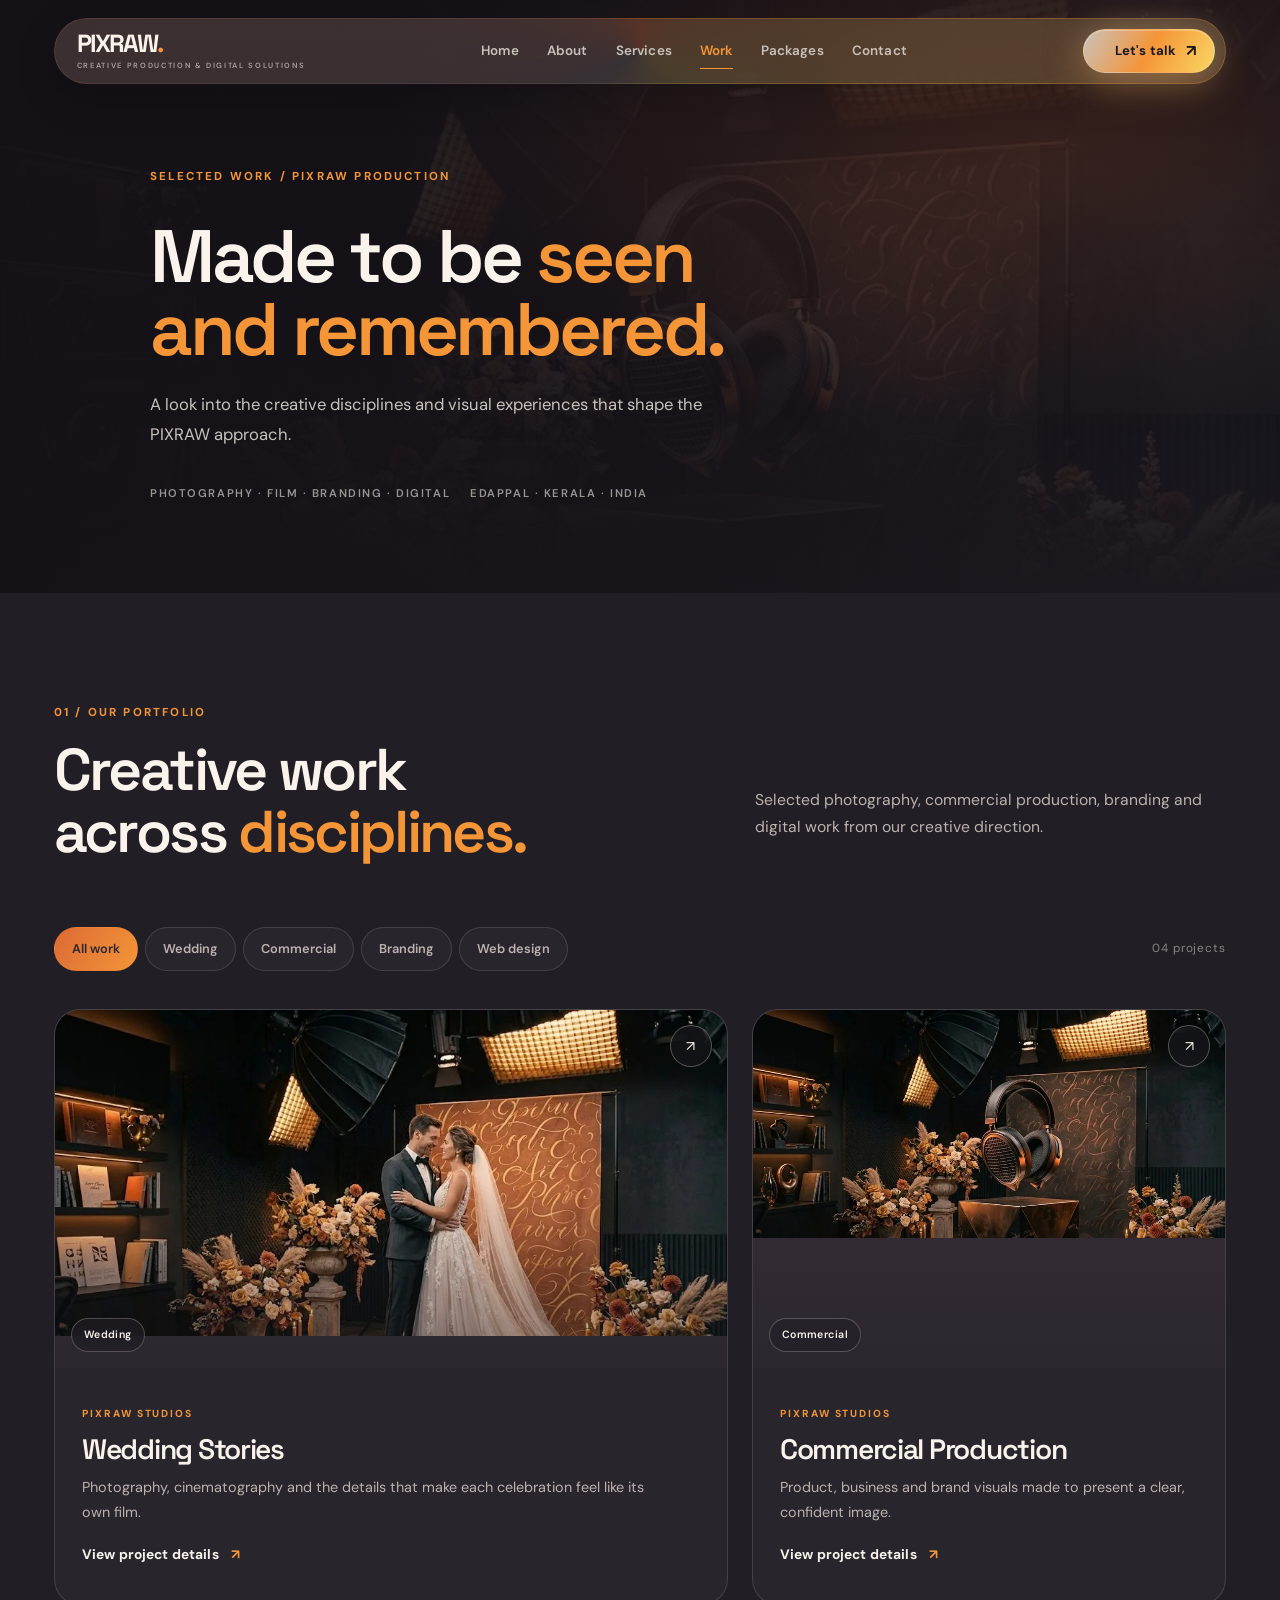
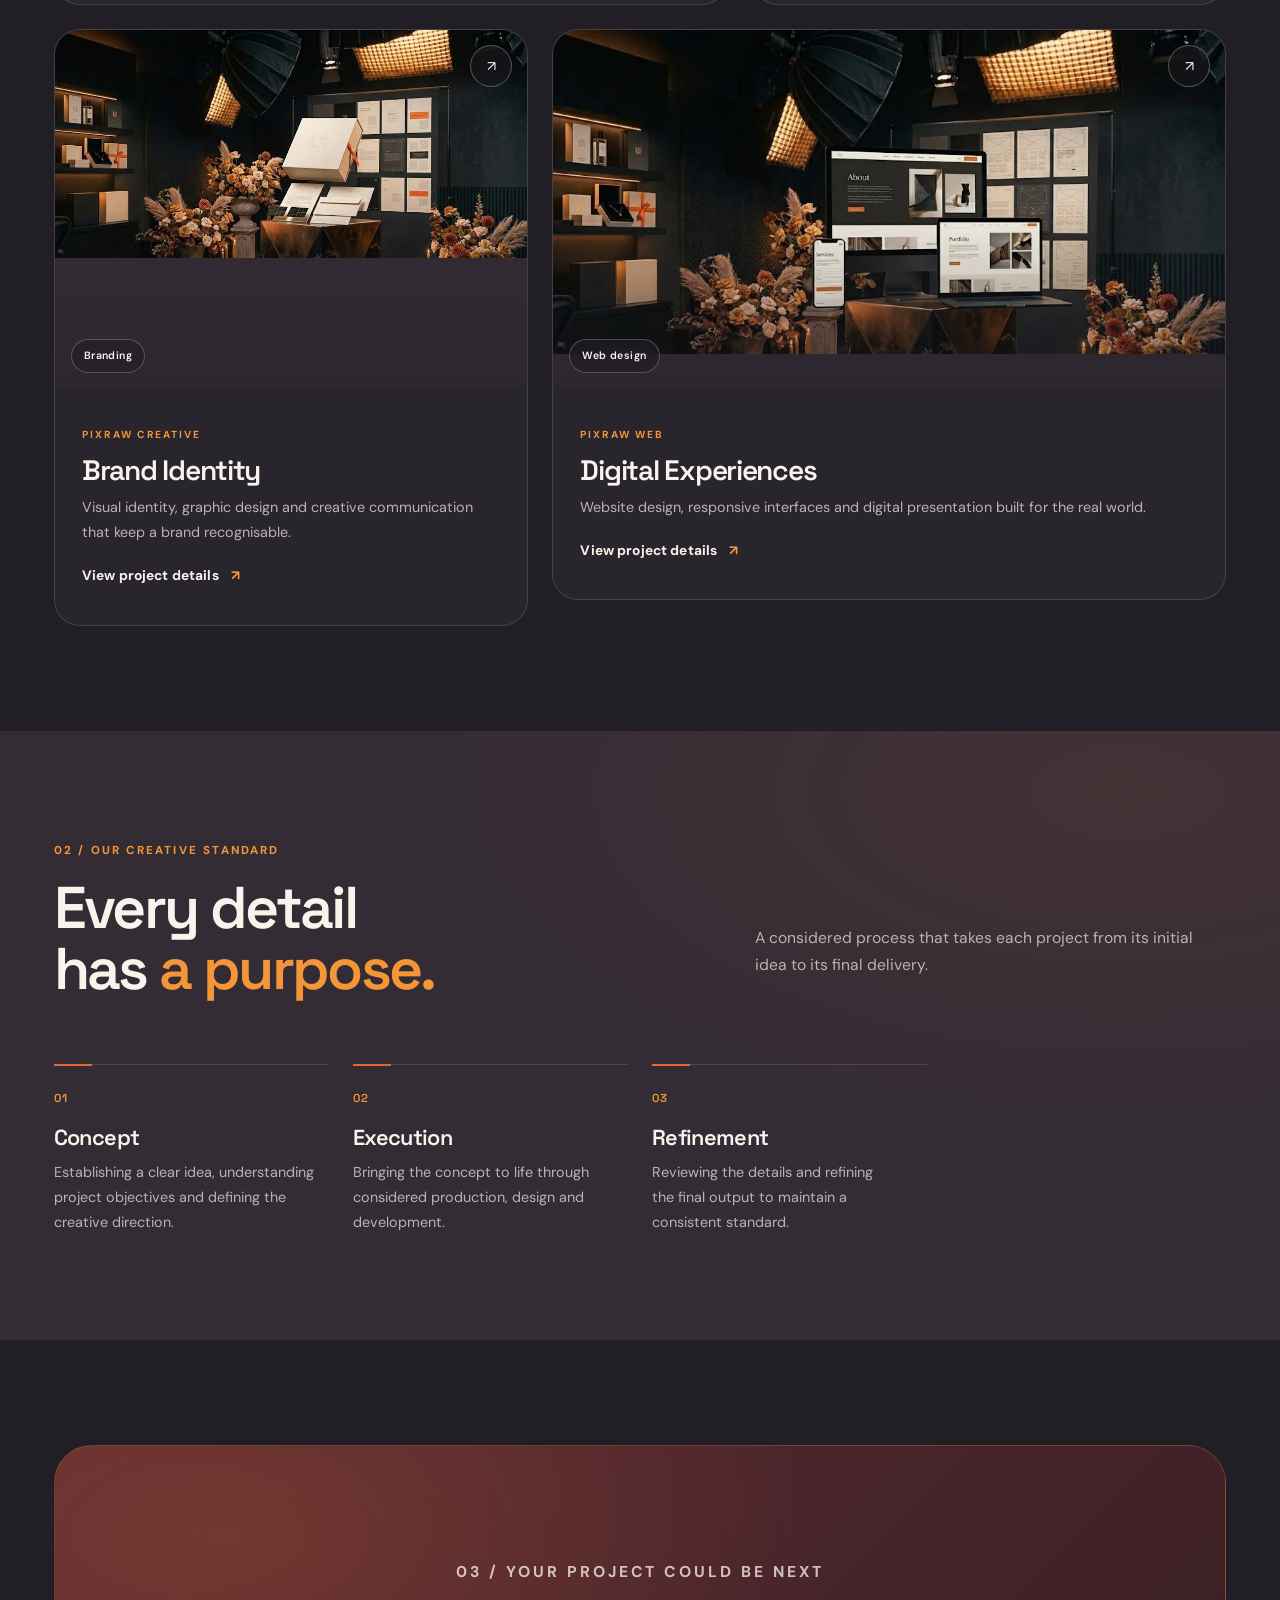
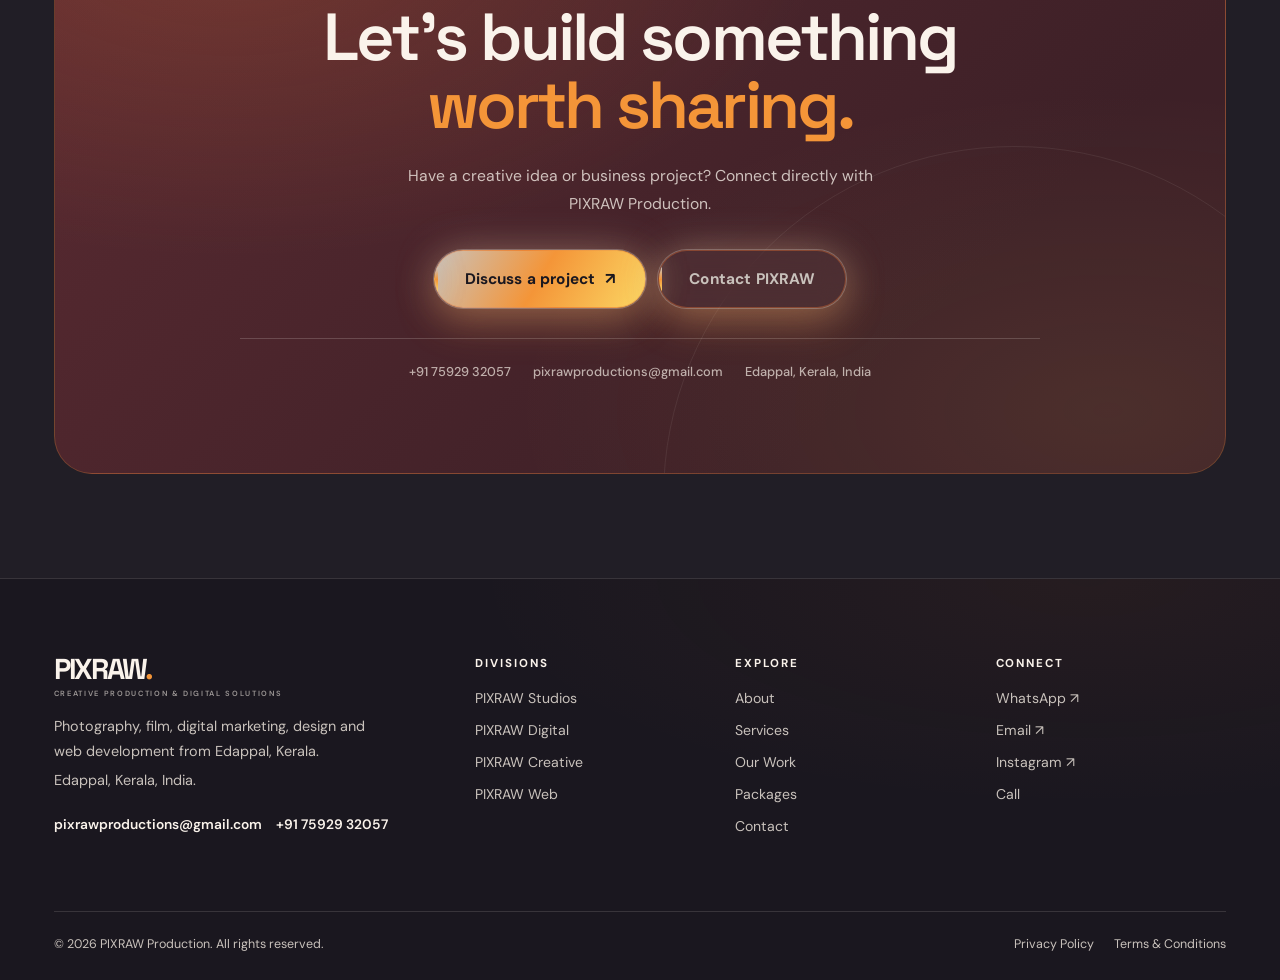
<file: work.html>
<!DOCTYPE html>
<html lang="en">
<head>
  <meta charset="UTF-8">
  <meta name="viewport" content="width=device-width, initial-scale=1">
  <meta name="theme-color" content="#211E26">

  <title>Our Work | PIXRAW Production — Selected Creative Work</title>
  <meta name="description" content="Explore photography, commercial production, branding and web design work from PIXRAW Production in Edappal, Kerala.">
  <link rel="canonical" href="https://pixraw.pages.dev/work.html">

  <meta property="og:type" content="website">
  <meta property="og:site_name" content="PIXRAW Production">
  <meta property="og:title" content="Our Work | PIXRAW Production">
  <meta property="og:description" content="A selection of creative production, branding and digital work from PIXRAW Production.">
  <meta property="og:url" content="https://pixraw.pages.dev/work.html">
  <meta property="og:image" content="https://pixraw.pages.dev/assets/images/og-pixraw.jpg">
  <meta property="og:image:width" content="1200">
  <meta property="og:image:height" content="630">
  <meta name="twitter:card" content="summary_large_image">
  <meta name="twitter:title" content="Our Work | PIXRAW Production">
  <meta name="twitter:description" content="A selection of creative production, branding and digital work from PIXRAW Production.">
  <meta name="twitter:image" content="https://pixraw.pages.dev/assets/images/og-pixraw.jpg">

  <link rel="icon" href="assets/logo/favicon.ico" sizes="any">
  <link rel="icon" type="image/png" sizes="32x32" href="assets/logo/favicon-32.png">
  <link rel="apple-touch-icon" href="assets/logo/apple-touch-icon.png">

  <link rel="preconnect" href="https://fonts.googleapis.com">
  <link rel="preconnect" href="https://fonts.gstatic.com" crossorigin>
  <link href="https://fonts.googleapis.com/css2?family=DM+Sans:wght@400;500;600;700&family=Space+Grotesk:wght@400;500;600;700&display=swap" rel="stylesheet">

  <link rel="stylesheet" href="assets/css/design-system.css?v=20261106v">
  <link rel="stylesheet" href="assets/css/style.css?v=20261106v">
  <link rel="stylesheet" href="assets/css/responsive.css?v=20261106v">
  <script src="assets/js/main.js?v=20261106v" defer></script>
</head>
<body>

<a class="skip-link" href="#main">Skip to content</a>

<header class="site-header">
  <div class="nav-shell">
    <a class="brand" href="index.html" aria-label="PIXRAW Production — home">
      <span class="brand__name">PIXRAW<span class="brand__dot">.</span></span>
      <span class="brand__sub">Creative Production &amp; Digital Solutions</span>
    </a>
    <nav class="primary-nav" aria-label="Primary navigation">
      <a href="index.html">Home</a>
      <a href="about.html">About</a>
      <a href="services.html">Services</a>
      <a href="work.html" aria-current="page">Work</a>
      <a href="packages.html">Packages</a>
      <a href="contact.html">Contact</a>
    </nav>
    <div class="nav-actions">
      <a class="btn btn--sm" href="contact.html"><span class="btn__glow-line" aria-hidden="true"></span>Let's talk <span class="btn__arrow" aria-hidden="true">↗</span></a>
      <button class="nav-toggle" type="button" aria-expanded="false" aria-controls="mobile-menu" aria-label="Open navigation menu">
        <span>Menu</span>
        <span class="nav-toggle__icon" aria-hidden="true"><i></i><i></i></span>
      </button>
    </div>
  </div>
</header>

<div class="mobile-menu" id="mobile-menu" aria-hidden="true" inert>
  <div class="mobile-menu__head">
    <a class="brand" href="index.html" aria-label="PIXRAW Production — home">
      <span class="brand__name">PIXRAW<span class="brand__dot">.</span></span>
      <span class="brand__sub">Creative Production &amp; Digital Solutions</span>
    </a>
    <button class="mobile-menu__close" type="button" aria-label="Close navigation menu">✕</button>
  </div>
  <nav class="mobile-menu__nav" aria-label="Mobile navigation">
    <a href="index.html">Home <span>01</span></a>
    <a href="about.html">About <span>02</span></a>
    <a href="services.html">Services <span>03</span></a>
    <a href="work.html" aria-current="page">Work <span>04</span></a>
    <a href="packages.html">Packages <span>05</span></a>
    <a href="contact.html">Contact <span>06</span></a>
  </nav>
  <div class="mobile-menu__foot">
    <a href="https://wa.me/917592932057" target="_blank" rel="noopener noreferrer">WhatsApp <span aria-hidden="true">↗</span></a>
    <a href="mailto:pixrawproductions@gmail.com">Email <span aria-hidden="true">↗</span></a>
    <a href="tel:+917592932057">Call</a>
    <a href="https://www.instagram.com/pixra_w/" target="_blank" rel="noopener noreferrer">Instagram <span aria-hidden="true">↗</span></a>
  </div>
</div>

<main id="main">

  <section class="page-hero">
    <picture>
      <source type="image/webp" srcset="assets/images/webp/portfolio-commercial.webp">
      <img class="page-hero__bg" src="assets/images/portfolio-commercial.jpeg" alt="" width="933" height="451" fetchpriority="high" decoding="async">
    </picture>
    <div class="container page-hero__content">
      <p class="section-label">Selected work / PIXRAW Production</p>
      <h1>Made to be <span>seen and remembered.</span></h1>
      <p class="page-hero__lead">
        A look into the creative disciplines and visual experiences that shape
        the PIXRAW approach.
      </p>
      <div class="page-hero__meta">
        <span>Photography · Film · Branding · Digital</span>
        <span>Edappal · Kerala · India</span>
      </div>
    </div>
  </section>

  <section class="section" id="portfolio">
    <div class="container">
      <div class="section-head">
        <div data-reveal>
          <p class="section-label">01 / Our portfolio</p>
          <h2>Creative work across <span class="text-accent">disciplines.</span></h2>
        </div>
        <div class="section-head__aside" data-reveal>
          <p>Selected photography, commercial production, branding and digital work from our creative direction.</p>
        </div>
      </div>

      <div class="portfolio-toolbar" data-reveal>
        <div class="portfolio-filters" role="group" aria-label="Filter portfolio by category">
          <button class="portfolio-filter is-active" type="button" data-filter="all" aria-pressed="true">All work</button>
          <button class="portfolio-filter" type="button" data-filter="wedding" aria-pressed="false">Wedding</button>
          <button class="portfolio-filter" type="button" data-filter="commercial" aria-pressed="false">Commercial</button>
          <button class="portfolio-filter" type="button" data-filter="branding" aria-pressed="false">Branding</button>
          <button class="portfolio-filter" type="button" data-filter="web" aria-pressed="false">Web design</button>
        </div>
        <p class="portfolio-count" data-portfolio-count>04 projects</p>
      </div>

      <div class="portfolio-grid" data-reveal-group>
        <article class="portfolio-card"
                 data-reveal
                 data-category="wedding"
                 data-category-label="PIXRAW Studios"
                 data-title="Wedding Stories"
                 data-description="Wedding photography, cinematography and meaningful moments captured with a cinematic point of view — from the first frame to the finished album."
                 data-image="assets/images/portfolio-wedding.jpeg"
                 data-image-webp="assets/images/webp/portfolio-wedding.webp">
          <div class="portfolio-card__media">
            <picture>
              <source type="image/webp" srcset="assets/images/webp/portfolio-wedding.webp">
              <img src="assets/images/portfolio-wedding.jpeg" alt="Wedding couple photographed in a cinematic studio setting" width="932" height="452" loading="lazy" decoding="async">
            </picture>
            <span class="portfolio-card__tag">Wedding</span>
            <button class="portfolio-card__open" type="button" data-project-open aria-label="Open Wedding Stories project details">↗</button>
          </div>
          <div class="portfolio-card__body">
            <p class="eyebrow">PIXRAW Studios</p>
            <h2>Wedding Stories</h2>
            <p>Photography, cinematography and the details that make each celebration feel like its own film.</p>
            <button class="link-arrow" type="button" data-project-open>View project details <span aria-hidden="true">↗</span></button>
          </div>
        </article>

        <article class="portfolio-card"
                 data-reveal
                 data-category="commercial"
                 data-category-label="PIXRAW Studios"
                 data-title="Commercial Production"
                 data-description="Visual content for products, businesses and commercial brands — planned, lit and produced with a considered creative direction."
                 data-image="assets/images/portfolio-commercial.jpeg"
                 data-image-webp="assets/images/webp/portfolio-commercial.webp">
          <div class="portfolio-card__media">
            <picture>
              <source type="image/webp" srcset="assets/images/webp/portfolio-commercial.webp">
              <img src="assets/images/portfolio-commercial.jpeg" alt="Commercial product photography with warm studio lighting" width="933" height="451" loading="lazy" decoding="async">
            </picture>
            <span class="portfolio-card__tag">Commercial</span>
            <button class="portfolio-card__open" type="button" data-project-open aria-label="Open Commercial Production project details">↗</button>
          </div>
          <div class="portfolio-card__body">
            <p class="eyebrow">PIXRAW Studios</p>
            <h2>Commercial Production</h2>
            <p>Product, business and brand visuals made to present a clear, confident image.</p>
            <button class="link-arrow" type="button" data-project-open>View project details <span aria-hidden="true">↗</span></button>
          </div>
        </article>

        <article class="portfolio-card"
                 data-reveal
                 data-category="branding"
                 data-category-label="PIXRAW Creative"
                 data-title="Brand Identity"
                 data-description="Branding, visual identity and creative communication for businesses — built around a consistent system rather than a single asset."
                 data-image="assets/images/portfolio-branding.jpeg"
                 data-image-webp="assets/images/webp/portfolio-branding.webp">
          <div class="portfolio-card__media">
            <picture>
              <source type="image/webp" srcset="assets/images/webp/portfolio-branding.webp">
              <img src="assets/images/portfolio-branding.jpeg" alt="Brand identity and packaging design presentation" width="933" height="449" loading="lazy" decoding="async">
            </picture>
            <span class="portfolio-card__tag">Branding</span>
            <button class="portfolio-card__open" type="button" data-project-open aria-label="Open Brand Identity project details">↗</button>
          </div>
          <div class="portfolio-card__body">
            <p class="eyebrow">PIXRAW Creative</p>
            <h2>Brand Identity</h2>
            <p>Visual identity, graphic design and creative communication that keep a brand recognisable.</p>
            <button class="link-arrow" type="button" data-project-open>View project details <span aria-hidden="true">↗</span></button>
          </div>
        </article>

        <article class="portfolio-card"
                 data-reveal
                 data-category="web"
                 data-category-label="PIXRAW Web"
                 data-title="Digital Experiences"
                 data-description="Website design, responsive interfaces and digital presentation — shaped around clarity, performance and the way people use a page."
                 data-image="assets/images/portfolio-web.jpeg"
                 data-image-webp="assets/images/webp/portfolio-web.webp">
          <div class="portfolio-card__media">
            <picture>
              <source type="image/webp" srcset="assets/images/webp/portfolio-web.webp">
              <img src="assets/images/portfolio-web.jpeg" alt="Responsive website design displayed on a laptop and phone" width="935" height="451" loading="lazy" decoding="async">
            </picture>
            <span class="portfolio-card__tag">Web design</span>
            <button class="portfolio-card__open" type="button" data-project-open aria-label="Open Digital Experiences project details">↗</button>
          </div>
          <div class="portfolio-card__body">
            <p class="eyebrow">PIXRAW Web</p>
            <h2>Digital Experiences</h2>
            <p>Website design, responsive interfaces and digital presentation built for the real world.</p>
            <button class="link-arrow" type="button" data-project-open>View project details <span aria-hidden="true">↗</span></button>
          </div>
        </article>
      </div>

      <div class="portfolio-empty" data-portfolio-empty hidden aria-live="polite">
        <h2>No projects in this category yet.</h2>
        <p>Explore all work or contact PIXRAW to discuss a project in this discipline.</p>
      </div>
    </div>
  </section>

  <section class="section section--surface">
    <div class="container">
      <div class="section-head">
        <div data-reveal>
          <p class="section-label">02 / Our creative standard</p>
          <h2>Every detail has <span class="text-accent">a purpose.</span></h2>
        </div>
        <div class="section-head__aside" data-reveal>
          <p>A considered process that takes each project from its initial idea to its final delivery.</p>
        </div>
      </div>

      <div class="process-grid" data-reveal-group>
        <article class="process-step" data-reveal>
          <span class="process-step__num">01</span>
          <h3>Concept</h3>
          <p>Establishing a clear idea, understanding project objectives and defining the creative direction.</p>
        </article>
        <article class="process-step" data-reveal>
          <span class="process-step__num">02</span>
          <h3>Execution</h3>
          <p>Bringing the concept to life through considered production, design and development.</p>
        </article>
        <article class="process-step" data-reveal>
          <span class="process-step__num">03</span>
          <h3>Refinement</h3>
          <p>Reviewing the details and refining the final output to maintain a consistent standard.</p>
        </article>
      </div>
    </div>
  </section>

  <section class="section">
    <div class="container">
      <div class="cta-panel" data-reveal>
        <div class="cta-panel__inner">
          <p class="section-label">03 / Your project could be next</p>
          <h2>Let's build something <span>worth sharing.</span></h2>
          <p>Have a creative idea or business project? Connect directly with PIXRAW Production.</p>
          <div class="cta-panel__actions">
            <a class="btn btn--lg" href="https://wa.me/917592932057" target="_blank" rel="noopener noreferrer">Discuss a project <span class="btn__arrow" aria-hidden="true">↗</span></a>
            <a class="btn btn--ghost btn--lg" href="contact.html">Contact PIXRAW</a>
          </div>
          <div class="cta-panel__contact">
            <a href="tel:+917592932057">+91 75929 32057</a>
            <a href="mailto:pixrawproductions@gmail.com">pixrawproductions@gmail.com</a>
            <span>Edappal, Kerala, India</span>
          </div>
        </div>
      </div>
    </div>
  </section>

</main>

<dialog class="project-dialog" id="projectDialog" aria-labelledby="projectDialogTitle">
  <div class="project-dialog__inner">
    <div class="project-dialog__media">
      <picture>
        <source type="image/webp" srcset="assets/images/webp/portfolio-wedding.webp">
        <img id="projectDialogImage" src="assets/images/portfolio-wedding.jpeg" alt="" width="932" height="452">
      </picture>
    </div>
    <div class="project-dialog__body">
      <p class="eyebrow" id="projectDialogCategory">PIXRAW Studios</p>
      <h2 id="projectDialogTitle">Wedding Stories</h2>
      <p id="projectDialogDescription">Wedding photography, cinematography and meaningful moments captured with a creative point of view.</p>
      <a class="btn" id="projectDialogCta" href="https://wa.me/917592932057" target="_blank" rel="noopener noreferrer">Discuss a similar project <span class="btn__arrow" aria-hidden="true">↗</span></a>
    </div>
    <button class="project-dialog__close" type="button" data-dialog-close aria-label="Close project details">✕</button>
  </div>
</dialog>

<footer class="site-footer">
  <div class="container">
    <div class="footer-top">
      <div class="footer-brand">
        <a class="brand" href="index.html" aria-label="PIXRAW Production — home">
          <span class="brand__name">PIXRAW<span class="brand__dot">.</span></span>
          <span class="brand__sub">Creative Production &amp; Digital Solutions</span>
        </a>
        <p>Photography, film, digital marketing, design and web development from Edappal, Kerala.</p>
        <p>Edappal, Kerala, India.</p>
        <div class="footer-contact">
          <a href="mailto:pixrawproductions@gmail.com">pixrawproductions@gmail.com</a>
          <a href="tel:+917592932057">+91 75929 32057</a>
        </div>
      </div>
      <div class="footer-col">
        <h3>Divisions</h3>
        <a href="services.html#studios">PIXRAW Studios</a>
        <a href="services.html#digital">PIXRAW Digital</a>
        <a href="services.html#creative">PIXRAW Creative</a>
        <a href="services.html#web">PIXRAW Web</a>
      </div>
      <div class="footer-col">
        <h3>Explore</h3>
        <a href="about.html">About</a>
        <a href="services.html">Services</a>
        <a href="work.html">Our Work</a>
        <a href="packages.html">Packages</a>
        <a href="contact.html">Contact</a>
      </div>
      <div class="footer-col">
        <h3>Connect</h3>
        <a href="https://wa.me/917592932057" target="_blank" rel="noopener noreferrer">WhatsApp <span aria-hidden="true">↗</span></a>
        <a href="mailto:pixrawproductions@gmail.com">Email <span aria-hidden="true">↗</span></a>
        <a href="https://www.instagram.com/pixra_w/" target="_blank" rel="noopener noreferrer">Instagram <span aria-hidden="true">↗</span></a>
        <a href="tel:+917592932057">Call</a>
      </div>
    </div>
    <div class="footer-bottom">
      <p>© <span data-year>2026</span> PIXRAW Production. All rights reserved.</p>
      <div class="footer-bottom__links">
        <a href="privacy-policy.html">Privacy Policy</a>
        <a href="terms.html">Terms &amp; Conditions</a>
      </div>
    </div>
  </div>
</footer>

</body>
</html>
</file>
<file: assets/css/design-system.css>
/* =========================================================
   PIXRAW PRODUCTION — DESIGN SYSTEM
   Tokens · Base · Typography · Buttons · Navigation · Footer
   ========================================================= */

/* ---------------------------------------------
   DESIGN TOKENS
--------------------------------------------- */

:root {
  /* Brand surfaces */
  --bg: #211E26;
  --bg-deep: #1A171F;
  --bg-soft: #2A2630;
  --surface: #342C35;
  --surface-2: #3B333D;
  --cream: #FAF3EB;
  --cream-2: #F3E9DD;

  /* Brand accents */
  --orange: #DC6B34;
  --gold: #F49538;
  --yellow: #FBD764;
  --maroon: #5C2B32;
  --maroon-deep: #3D2027;
  --terracotta: #AE4E35;
  --red: #973134;

  /* Text */
  --ink: #2A2732;
  --muted: #BDB2AD;
  --muted-ink: #6E625E;
  --white: #FAF3EB;

  /* Lines & glass */
  --line: rgba(250, 243, 235, .13);
  --line-strong: rgba(250, 243, 235, .22);
  --line-ink: rgba(42, 39, 50, .14);
  --glass: rgba(33, 30, 38, .55);
  --glass-strong: rgba(26, 23, 31, .82);
  --glass-border: rgba(250, 243, 235, .16);

  /* Typography */
  --font-display: "Space Grotesk", ui-sans-serif, system-ui, -apple-system, "Segoe UI", sans-serif;
  --font-body: "DM Sans", ui-sans-serif, system-ui, -apple-system, "Segoe UI", sans-serif;

  --fs-hero: clamp(2.75rem, 7.2vw, 6.4rem);
  --fs-h1: clamp(2.6rem, 5.8vw, 5.6rem);
  --fs-h2: clamp(2.15rem, 4.6vw, 4.25rem);
  --fs-h3: clamp(1.35rem, 2.2vw, 1.85rem);
  --fs-h4: clamp(1.08rem, 1.5vw, 1.28rem);
  --fs-body: clamp(.98rem, 1.15vw, 1.06rem);
  --fs-small: .86rem;
  --fs-label: .72rem;

  /* Layout */
  --container: 1280px;
  --gutter: clamp(1.15rem, 4.2vw, 3.5rem);
  --section-y: clamp(4.5rem, 8.2vw, 8.5rem);
  --header-height: 84px;

  /* Radii */
  --radius-xs: 8px;
  --radius-sm: 12px;
  --radius-md: 18px;
  --radius-lg: 26px;
  --radius-xl: 38px;
  --radius-pill: 999px;

  /* Shadows */
  --shadow-soft: 0 20px 55px rgba(0, 0, 0, .28);
  --shadow-deep: 0 32px 90px rgba(0, 0, 0, .45);
  --shadow-orange: 0 14px 38px rgba(220, 107, 52, .26);

  /* Premium shade scale */
  --orange-300: #E58A5E;
  --orange-500: #DC6B34;
  --orange-700: #AE4E35;
  --gold-300: #F7B36A;
  --gold-500: #F49538;
  --gold-700: #C97A2C;
  --cream-100: #FFF9F2;
  --cream-300: #FAF3EB;
  --cream-500: #EFE1D2;
  --ink-300: #4A4554;
  --ink-500: #2A2732;
  --ink-700: #1A171F;
  --glass-highlight: rgba(250, 243, 235, .18);
  --glass-shadow: 0 24px 70px rgba(0, 0, 0, .34);

  /* Premium metal accents */
  --silver: #C9C2BC;
  --silver-soft: rgba(201, 194, 188, .18);
  --silver-glow: rgba(201, 194, 188, .28);
  --gold-glow-strong: rgba(251, 215, 100, .34);

  /* Motion */
  --ease: cubic-bezier(.22, 1, .36, 1);
  --ease-out: cubic-bezier(.16, 1, .3, 1);
  --dur: .35s;
  --dur-slow: .75s;
}

/* ---------------------------------------------
   RESET
--------------------------------------------- */

*,
*::before,
*::after {
  box-sizing: border-box;
}

html {
  scroll-behavior: smooth;
  scroll-padding-top: calc(var(--header-height) + 28px);
  -webkit-text-size-adjust: 100%;
}

body {
  margin: 0;
  padding: 0;
  overflow-x: hidden;
  background: var(--bg);
  color: var(--cream);
  font-family: var(--font-body);
  font-size: var(--fs-body);
  line-height: 1.7;
  -webkit-font-smoothing: antialiased;
  -moz-osx-font-smoothing: grayscale;
  text-rendering: optimizeLegibility;
}

body.is-locked {
  overflow: hidden;
}

h1,
h2,
h3,
h4,
h5,
h6,
p,
figure,
blockquote,
dl,
dd {
  margin: 0;
}

ul,
ol {
  margin: 0;
  padding: 0;
  list-style: none;
}

img,
picture,
svg,
video {
  display: block;
  max-width: 100%;
}

img {
  height: auto;
}

[hidden] {
  display: none !important;
}

button,
input,
textarea,
select {
  font: inherit;
  color: inherit;
}

button {
  border: 0;
  background: none;
  cursor: pointer;
}

a {
  color: inherit;
  text-decoration: none;
}

strong,
b {
  font-weight: 700;
}

::selection {
  background: var(--orange);
  color: var(--bg);
}

:focus-visible {
  outline: 3px solid var(--yellow);
  outline-offset: 4px;
  border-radius: 4px;
}

/* ---------------------------------------------
   TYPOGRAPHY
--------------------------------------------- */

h1,
h2,
h3,
h4,
h5,
h6 {
  font-family: var(--font-display);
  font-weight: 600;
  line-height: 1.05;
  letter-spacing: -.045em;
  text-wrap: balance;
}

h1 {
  font-size: var(--fs-h1);
}

h2 {
  font-size: var(--fs-h2);
}

h3 {
  font-size: var(--fs-h3);
}

h4 {
  font-size: var(--fs-h4);
}

p {
  color: var(--muted);
  text-wrap: pretty;
}

p a {
  color: var(--gold);
  text-decoration: underline;
  text-underline-offset: 3px;
  transition: color var(--dur) ease;
}

p a:hover {
  color: var(--yellow);
}

.text-accent,
.text-orange {
  color: var(--gold);
}

.text-italic {
  font-style: italic;
}

.eyebrow,
.section-label {
  display: inline-flex;
  align-items: center;
  gap: 10px;
  color: var(--gold);
  font-family: var(--font-body);
  font-size: var(--fs-label);
  font-weight: 700;
  letter-spacing: .19em;
  line-height: 1.3;
  text-transform: uppercase;
}

.eyebrow::before {
  content: "";
  width: 22px;
  height: 1px;
  flex: 0 0 22px;
  background: currentColor;
  opacity: .8;
}

.section-label {
  margin-bottom: 18px;
}

.lead {
  font-size: clamp(1.02rem, 1.35vw, 1.18rem);
  line-height: 1.8;
}

.muted {
  color: var(--muted);
}

.small {
  font-size: var(--fs-small);
}

/* ---------------------------------------------
   LAYOUT
--------------------------------------------- */

.container {
  width: min(var(--container), calc(100% - (var(--gutter) * 2)));
  margin-inline: auto;
}

.container--narrow {
  width: min(860px, calc(100% - (var(--gutter) * 2)));
  margin-inline: auto;
}

.container--wide {
  width: min(1480px, calc(100% - (var(--gutter) * 2)));
  margin-inline: auto;
}

.section {
  position: relative;
  padding-block: var(--section-y);
}

.section--tight {
  padding-block: clamp(3rem, 5.5vw, 5.5rem);
}

.section--cream {
  background: var(--cream);
  color: var(--ink);
}

.section--cream p {
  color: var(--muted-ink);
}

.section--cream .section-label,
.section--cream .eyebrow {
  color: var(--terracotta);
}

.section--cream .text-accent {
  color: var(--terracotta);
}

.section--surface {
  background:
    radial-gradient(ellipse at 88% 10%, rgba(220, 107, 52, .09), transparent 44%),
    var(--surface);
}

.section--maroon {
  background:
    radial-gradient(ellipse at 10% 20%, rgba(220, 107, 52, .17), transparent 42%),
    linear-gradient(135deg, var(--maroon) 0%, var(--maroon-deep) 100%);
  color: var(--cream);
}

.section--maroon p {
  color: rgba(250, 243, 235, .74);
}

.section--flush-top {
  padding-top: 0;
}

.section--flush-bottom {
  padding-bottom: 0;
}

.section-head {
  display: grid;
  grid-template-columns: minmax(0, 1.15fr) minmax(0, .85fr);
  align-items: end;
  gap: clamp(1.5rem, 5vw, 5rem);
  margin-bottom: clamp(2.4rem, 5vw, 4.5rem);
}

.section-head__title {
  max-width: 820px;
}

.section-head__aside {
  max-width: 500px;
  justify-self: end;
}

.section-head__aside p {
  margin-bottom: 22px;
}

.section-head--center {
  display: block;
  max-width: 780px;
  margin-inline: auto;
  text-align: center;
}

.section-head--center .eyebrow::before {
  display: none;
}

.section-head--center p {
  max-width: 620px;
  margin-inline: auto;
}

.section-head--center .section-label {
  justify-content: center;
}

.section-divider {
  height: 1px;
  border: 0;
  margin: 0;
  background: var(--line);
}

.section--cream .section-divider {
  background: var(--line-ink);
}

/* ---------------------------------------------
   BUTTONS & LINKS
--------------------------------------------- */

.btn {
  position: relative;
  overflow: hidden;
  isolation: isolate;
  display: inline-flex;
  align-items: center;
  justify-content: center;
  gap: 10px;
  min-height: 52px;
  padding: 14px 24px;
  border: 1px solid rgba(220, 107, 52, .34);
  border-radius: var(--radius-pill);
  background: linear-gradient(120deg, var(--silver), var(--gold), var(--yellow));
  color: #1A171F;
  box-shadow:
    0 0 0 1px rgba(201, 194, 188, .34),
    0 14px 40px rgba(244, 149, 56, .3),
    0 0 42px rgba(201, 194, 188, .32);
  font-family: var(--font-body);
  font-size: .9rem;
  font-weight: 700;
  letter-spacing: .01em;
  line-height: 1.2;
  text-align: center;
  white-space: nowrap;
  transition:
    transform var(--dur) var(--ease),
    box-shadow var(--dur) var(--ease),
    background var(--dur) ease,
    border-color var(--dur) ease,
    color var(--dur) ease;
}

.btn:hover {
  transform: translateY(-3px);
  box-shadow:
    0 0 0 1px rgba(251, 215, 100, .46),
    0 18px 48px rgba(244, 149, 56, .38),
    0 0 52px rgba(201, 194, 188, .34);
}

.btn:active {
  transform: translateY(0);
}

@keyframes btn-side-glow {
  0%, 100% {
    transform: scaleY(.4);
    opacity: .45;
  }
  50% {
    transform: scaleY(1);
    opacity: 1;
  }
}

.btn[disabled],
.btn.is-disabled {
  opacity: .5;
  pointer-events: none;
}

.btn--sm {
  min-height: 44px;
  padding: 11px 18px;
  font-size: .82rem;
}

.btn--lg {
  min-height: 58px;
  padding: 17px 30px;
  font-size: .96rem;
}

.btn--ghost {
  background: rgba(250, 243, 235, .04);
  border-color: rgba(220, 107, 52, .42);
  color: var(--cream);
  backdrop-filter: blur(12px);
  -webkit-backdrop-filter: blur(12px);
}

.btn--ghost:hover {
  background: rgba(250, 243, 235, .1);
  border-color: var(--gold);
  box-shadow: none;
}

.btn--cream {
  background: var(--cream);
  border-color: rgba(220, 107, 52, .34);
  color: var(--ink);
}

.btn--cream:hover {
  background: var(--cream-2);
  box-shadow: 0 14px 38px rgba(0, 0, 0, .2);
}

.btn--ink {
  background: var(--ink);
  border-color: rgba(220, 107, 52, .42);
  color: var(--cream);
}

.btn--ink:hover {
  background: #3B3745;
  box-shadow: 0 14px 34px rgba(0, 0, 0, .22);
}

.btn--outline-ink {
  background: transparent;
  border-color: rgba(220, 107, 52, .48);
  color: var(--ink);
}

.btn--outline-ink:hover {
  background: rgba(42, 39, 50, .06);
  border-color: var(--ink);
  box-shadow: none;
}

.btn__arrow {
  font-size: 1rem;
  line-height: 1;
  transition: transform var(--dur) var(--ease);
}

.btn:hover .btn__arrow {
  transform: translate(3px, -3px);
}

/* Modern "Let's talk" action button */
.nav-actions .btn {
  position: relative;
  overflow: hidden;
  isolation: isolate;
  background:
    linear-gradient(120deg, var(--silver), var(--gold), var(--yellow)),
    radial-gradient(circle at 0% 50%, rgba(201, 194, 188, .24), transparent 55%);
  border: 1px solid rgba(250, 243, 235, .2);
  color: #1A171F;
  box-shadow:
    inset 0 1px 0 rgba(250, 243, 235, .28),
    0 14px 40px rgba(244, 149, 56, .32),
    0 0 42px rgba(201, 194, 188, .34);
  backdrop-filter: blur(14px) saturate(1.1);
  -webkit-backdrop-filter: blur(14px) saturate(1.1);
  transition:
    transform var(--dur) var(--ease),
    box-shadow var(--dur) var(--ease),
    border-color var(--dur) ease;
}

.nav-actions .btn::before {
  content: "";
  position: absolute;
  inset: -1px;
  border-radius: inherit;
  background: conic-gradient(
    from 0deg,
    transparent 0deg,
    rgba(250, 243, 235, .42) 70deg,
    transparent 140deg,
    var(--yellow) 220deg,
    transparent 300deg
  );
  -webkit-mask:
    linear-gradient(#000 0 0) content-box,
    linear-gradient(#000 0 0);
  -webkit-mask-composite: xor;
  mask-composite: exclude;
  padding: 1px;
  opacity: .55;
  pointer-events: none;
  animation: pixraw-spin 5s linear infinite;
}

.nav-actions .btn::after {
  content: "";
  position: absolute;
  inset: 0;
  background: linear-gradient(110deg, transparent 20%, rgba(250, 243, 235, .28) 50%, transparent 80%);
  transform: translateX(-130%);
  transition: transform .7s var(--ease);
  animation: btn-shimmer 4.2s ease-in-out infinite;
  pointer-events: none;
}

.nav-actions .btn > * {
  position: relative;
  z-index: 1;
}

.btn > *:not(.btn__glow-line) {
  position: relative;
  z-index: 1;
}

.btn__glow-line {
  position: absolute;
  left: 0;
  top: 8%;
  bottom: 8%;
  width: 3px;
  border-radius: 3px;
  background: linear-gradient(180deg, transparent, var(--silver), var(--gold), var(--yellow), transparent);
  box-shadow:
    0 0 12px var(--silver-glow),
    0 0 26px rgba(201, 194, 188, .42),
    0 0 40px rgba(244, 149, 56, .22);
  animation: btn-side-glow 2.2s ease-in-out infinite;
  pointer-events: none;
  z-index: 0;
}

.btn::after {
  content: "";
  position: absolute;
  inset: 0;
  background: linear-gradient(110deg, transparent 18%, rgba(250, 243, 235, .24) 48%, transparent 78%);
  transform: translateX(-135%);
  animation: btn-shimmer 4.2s ease-in-out infinite;
  pointer-events: none;
  z-index: 0;
}

@keyframes btn-shimmer {
  0%, 58% {
    transform: translateX(-135%);
  }
  100% {
    transform: translateX(135%);
  }
}

.nav-actions .btn:hover {
  transform: translateY(-2px) scale(1.03);
  border-color: var(--gold);
  box-shadow:
    inset 0 1px 0 rgba(250, 243, 235, .34),
    0 18px 48px rgba(244, 149, 56, .4),
    0 0 0 1px rgba(251, 215, 100, .34),
    0 0 52px rgba(201, 194, 188, .36);
}

.nav-actions .btn:hover::after {
  transform: translateX(130%);
}

.nav-actions .btn:hover .btn__arrow {
  transform: translate(4px, -4px) scale(1.05);
}

.link-arrow {
  display: inline-flex;
  align-items: center;
  gap: 12px;
  min-height: 44px;
  padding: 0;
  color: var(--cream);
  font-size: .86rem;
  font-weight: 700;
  letter-spacing: .01em;
  text-align: left;
  transition: color var(--dur) ease, gap var(--dur) var(--ease);
}

.link-arrow span {
  color: var(--gold);
  transition: transform var(--dur) var(--ease);
}

.link-arrow:hover {
  color: var(--gold);
  gap: 16px;
}

.link-arrow:hover span {
  transform: translate(2px, -2px);
}

.section--cream .link-arrow {
  color: var(--ink);
}

.section--cream .link-arrow:hover {
  color: var(--terracotta);
}

.section--cream .link-arrow span {
  color: var(--terracotta);
}

.icon-btn {
  display: inline-grid;
  place-items: center;
  width: 46px;
  height: 46px;
  flex: 0 0 46px;
  border: 1px solid var(--line-strong);
  border-radius: 50%;
  background: rgba(250, 243, 235, .06);
  color: var(--cream);
  font-size: 1rem;
  backdrop-filter: blur(14px);
  -webkit-backdrop-filter: blur(14px);
  transition:
    background var(--dur) ease,
    border-color var(--dur) ease,
    color var(--dur) ease,
    transform var(--dur) var(--ease);
}

.icon-btn:hover {
  transform: translateY(-2px);
  border-color: var(--gold);
  color: var(--gold);
}

/* ---------------------------------------------
   UTILITIES
--------------------------------------------- */

.sr-only {
  position: absolute !important;
  width: 1px !important;
  height: 1px !important;
  padding: 0 !important;
  margin: -1px !important;
  overflow: hidden !important;
  clip: rect(0, 0, 0, 0) !important;
  white-space: nowrap !important;
  border: 0 !important;
}

.skip-link {
  position: fixed;
  top: 10px;
  left: 10px;
  z-index: 3000;
  padding: 12px 18px;
  border-radius: var(--radius-sm);
  background: var(--yellow);
  color: var(--ink);
  font-weight: 700;
  transform: translateY(-160%);
  transition: transform var(--dur) var(--ease);
}

.skip-link:focus {
  transform: translateY(0);
}

.noise {
  position: relative;
}

.noise::after {
  content: "";
  position: absolute;
  inset: 0;
  z-index: 1;
  pointer-events: none;
  opacity: .045;
  background-image: url("data:image/svg+xml,%3Csvg viewBox='0 0 180 180' xmlns='http://www.w3.org/2000/svg'%3E%3Cfilter id='n'%3E%3CfeTurbulence type='fractalNoise' baseFrequency='.9' numOctaves='3' stitchTiles='stitch'/%3E%3C/filter%3E%3Crect width='100%25' height='100%25' filter='url(%23n)' opacity='.5'/%3E%3C/svg%3E");
}

/* ---------------------------------------------
   HEADER / NAVIGATION
--------------------------------------------- */

.site-header {
  position: fixed;
  inset: 0 0 auto;
  z-index: 1000;
  padding: 18px 0;
  transition: padding var(--dur) ease, background var(--dur) ease;
}

.site-header.is-scrolled {
  padding: 10px 0;
}

.nav-shell {
  position: relative;
  display: flex;
  align-items: center;
  justify-content: space-between;
  gap: 22px;
  width: min(1320px, calc(100% - (var(--gutter) * 2)));
  min-height: 66px;
  margin-inline: auto;
  padding: 9px 10px 9px 22px;
  border: 1px solid transparent;
  border-radius: var(--radius-pill);
  background:
    linear-gradient(rgba(33, 30, 38, .46), rgba(33, 30, 38, .46)) padding-box,
    conic-gradient(
      from 0deg,
      rgba(220, 107, 52, .55),
      rgba(251, 215, 100, .35),
      rgba(201, 194, 188, .25),
      rgba(220, 107, 52, .55)
    ) border-box;
  background-clip: padding-box, border-box;
  box-shadow: 0 12px 40px rgba(0, 0, 0, .18);
  backdrop-filter: blur(20px) saturate(145%);
  -webkit-backdrop-filter: blur(20px) saturate(145%);
  transition:
    background var(--dur) ease,
    border-color var(--dur) ease,
    box-shadow var(--dur) ease;
}

.site-header.is-scrolled .nav-shell {
  background: rgba(26, 23, 31, .9);
  border-color: rgba(250, 243, 235, .18);
  box-shadow: 0 16px 44px rgba(0, 0, 0, .32);
}

.brand {
  display: inline-flex;
  flex-direction: column;
  align-items: flex-start;
  gap: 1px;
  flex-shrink: 0;
  line-height: 1;
}

.brand__name {
  color: var(--cream);
  font-family: var(--font-display);
  font-size: 1.55rem;
  font-weight: 700;
  letter-spacing: -.075em;
  line-height: .95;
}

.brand__dot {
  color: var(--gold);
}

.brand__sub {
  margin-top: 4px;
  color: rgba(250, 243, 235, .58);
  font-size: .47rem;
  font-weight: 600;
  letter-spacing: .22em;
  line-height: 1.2;
  text-transform: uppercase;
}

.primary-nav {
  display: flex;
  align-items: center;
  gap: clamp(14px, 2.2vw, 30px);
}

.primary-nav a {
  position: relative;
  padding: 8px 0;
  color: rgba(250, 243, 235, .7);
  font-size: .84rem;
  font-weight: 600;
  letter-spacing: .01em;
  white-space: nowrap;
  transition: color var(--dur) ease;
}

.primary-nav a::after {
  content: "";
  position: absolute;
  left: 0;
  right: 0;
  bottom: 1px;
  height: 1px;
  background: var(--gold);
  transform: scaleX(0);
  transform-origin: left;
  transition: transform var(--dur) var(--ease);
}

.primary-nav a:hover,
.primary-nav a[aria-current="page"] {
  color: var(--cream);
}

.primary-nav a:hover::after,
.primary-nav a[aria-current="page"]::after {
  transform: scaleX(1);
}

.primary-nav a[aria-current="page"] {
  color: var(--gold);
}

.nav-actions {
  display: flex;
  align-items: center;
  gap: 10px;
  flex-shrink: 0;
}

.nav-toggle {
  display: none;
  align-items: center;
  justify-content: center;
  gap: 10px;
  min-width: 44px;
  min-height: 44px;
  padding: 0 16px 0 18px;
  border: 1px solid rgba(250, 243, 235, .18);
  border-radius: var(--radius-pill);
  background:
    linear-gradient(135deg, rgba(250, 243, 235, .12), rgba(33, 30, 38, .55)),
    radial-gradient(circle at 0% 50%, rgba(220, 107, 52, .16), transparent 55%);
  color: var(--cream);
  font-size: .72rem;
  font-weight: 700;
  letter-spacing: .12em;
  text-transform: uppercase;
  box-shadow:
    inset 0 1px 0 rgba(250, 243, 235, .14),
    0 12px 30px rgba(0, 0, 0, .18);
  backdrop-filter: blur(16px) saturate(1.1);
  -webkit-backdrop-filter: blur(16px) saturate(1.1);
  transition:
    background var(--dur) ease,
    border-color var(--dur) ease,
    box-shadow var(--dur) ease,
    transform var(--dur) var(--ease);
  overflow: hidden;
  isolation: isolate;
}

.nav-toggle::before {
  content: "";
  position: absolute;
  inset: -1px;
  border-radius: inherit;
  background: conic-gradient(
    from 210deg,
    transparent 0deg,
    var(--gold) 60deg,
    transparent 120deg,
    var(--orange) 210deg,
    transparent 280deg
  );
  -webkit-mask:
    linear-gradient(#000 0 0) content-box,
    linear-gradient(#000 0 0);
  -webkit-mask-composite: xor;
  mask-composite: exclude;
  padding: 1px;
  opacity: .45;
  pointer-events: none;
  animation: pixraw-spin 6s linear infinite;
}

.nav-toggle > * {
  position: relative;
  z-index: 1;
}

.nav-toggle:hover {
  border-color: var(--gold);
  box-shadow:
    inset 0 1px 0 rgba(250, 243, 235, .18),
    0 16px 36px rgba(0, 0, 0, .24),
    0 0 0 1px rgba(251, 215, 100, .18);
  transform: translateY(-1px);
}

.nav-toggle__icon {
  position: relative;
  display: block;
  width: 18px;
  height: 12px;
  flex: 0 0 18px;
}

.nav-toggle__icon i {
  position: absolute;
  left: 0;
  display: block;
  width: 18px;
  height: 1.5px;
  border-radius: 2px;
  background: currentColor;
  transition:
    transform .35s var(--ease),
    top .35s var(--ease),
    width .35s var(--ease),
    opacity .25s ease;
}

.nav-toggle__icon i:first-child {
  top: 2px;
}

.nav-toggle__icon i:last-child {
  top: 8px;
}

.nav-toggle[aria-expanded="true"] .nav-toggle__icon i:first-child {
  top: 5px;
  transform: rotate(45deg);
}

.nav-toggle[aria-expanded="true"] .nav-toggle__icon i:last-child {
  top: 5px;
  transform: rotate(-45deg);
}

/* Mobile menu */

.mobile-menu {
  position: fixed;
  inset: 0;
  z-index: 1200;
  display: flex;
  flex-direction: column;
  padding: clamp(1rem, 4vw, 1.8rem) var(--gutter) clamp(1.2rem, 4vh, 2rem);
  background:
    radial-gradient(circle at 88% 6%, rgba(220, 107, 52, .3), transparent 34%),
    radial-gradient(circle at 8% 88%, rgba(251, 215, 100, .16), transparent 38%),
    linear-gradient(155deg, rgba(15, 12, 19, .98), rgba(33, 30, 38, .95));
  opacity: 0;
  visibility: hidden;
  transform: translateY(-24px) scale(.985);
  transition:
    opacity .35s ease,
    visibility .35s ease,
    transform .45s var(--ease);
  overflow-y: auto;
  overflow-x: hidden;
  overscroll-behavior: contain;
  backdrop-filter: blur(24px) saturate(1.15);
  -webkit-backdrop-filter: blur(24px) saturate(1.15);
  isolation: isolate;
}

.mobile-menu::before {
  content: "PIXRAW.";
  position: absolute;
  right: -3vw;
  bottom: -8vh;
  z-index: 0;
  color: rgba(250, 243, 235, .04);
  font-family: var(--font-display);
  font-size: clamp(7rem, 24vw, 18rem);
  font-weight: 700;
  letter-spacing: -.08em;
  line-height: .85;
  pointer-events: none;
  user-select: none;
}

.mobile-menu.is-open {
  opacity: 1;
  visibility: visible;
  transform: translateY(0) scale(1);
}

.mobile-menu > * {
  position: relative;
  z-index: 1;
}

.mobile-menu__head {
  display: flex;
  align-items: center;
  justify-content: space-between;
  gap: 16px;
  padding-bottom: 18px;
  border-bottom: 1px solid rgba(250, 243, 235, .12);
  animation: pixraw-fade .5s .05s ease both;
}

.mobile-menu__close {
  position: relative;
  display: inline-grid;
  place-items: center;
  width: 48px;
  height: 48px;
  border: 1px solid rgba(250, 243, 235, .18);
  border-radius: 50%;
  background: rgba(250, 243, 235, .08);
  color: var(--cream);
  font-size: 0;
  line-height: 1;
  transition:
    background var(--dur) ease,
    border-color var(--dur) ease,
    transform var(--dur) var(--ease);
  overflow: hidden;
}

.mobile-menu__close::before,
.mobile-menu__close::after {
  content: "";
  position: absolute;
  width: 18px;
  height: 1.5px;
  border-radius: 2px;
  background: currentColor;
  transition: transform var(--dur) var(--ease);
}

.mobile-menu__close::before {
  transform: rotate(45deg);
}

.mobile-menu__close::after {
  transform: rotate(-45deg);
}

.mobile-menu__close:hover {
  background: rgba(251, 215, 100, .12);
  border-color: var(--gold);
  color: var(--gold);
  transform: rotate(90deg);
}

.mobile-menu__nav {
  display: flex;
  flex-direction: column;
  margin-top: clamp(1.5rem, 6vh, 3.2rem);
  gap: clamp(.2rem, 1vh, .45rem);
}

.mobile-menu__nav a {
  position: relative;
  display: flex;
  align-items: baseline;
  justify-content: space-between;
  gap: 20px;
  padding: clamp(.9rem, 2.6vh, 1.25rem) 0;
  border-bottom: 1px solid rgba(250, 243, 235, .1);
  color: var(--cream);
  font-family: var(--font-display);
  font-size: clamp(2rem, 8.5vw, 3.1rem);
  font-weight: 600;
  letter-spacing: -.045em;
  line-height: 1;
  opacity: 0;
  transform: translateY(26px);
  transition:
    color var(--dur) ease,
    padding-left var(--dur) var(--ease),
    opacity .55s var(--ease-out),
    transform .55s var(--ease-out);
}

.mobile-menu.is-open .mobile-menu__nav a {
  opacity: 1;
  transform: translateY(0);
}

.mobile-menu.is-open .mobile-menu__nav a:nth-child(1) { transition-delay: .08s; }
.mobile-menu.is-open .mobile-menu__nav a:nth-child(2) { transition-delay: .14s; }
.mobile-menu.is-open .mobile-menu__nav a:nth-child(3) { transition-delay: .2s; }
.mobile-menu.is-open .mobile-menu__nav a:nth-child(4) { transition-delay: .26s; }
.mobile-menu.is-open .mobile-menu__nav a:nth-child(5) { transition-delay: .32s; }
.mobile-menu.is-open .mobile-menu__nav a:nth-child(6) { transition-delay: .38s; }

.mobile-menu__nav a::before {
  content: "";
  position: absolute;
  left: -14px;
  top: 50%;
  width: 0;
  height: 2px;
  background: var(--gold);
  transform: translateY(-50%);
  transition: width var(--dur) var(--ease);
}

.mobile-menu__nav a:hover,
.mobile-menu__nav a[aria-current="page"] {
  color: var(--gold);
}

.mobile-menu__nav a:hover {
  padding-left: 10px;
}

.mobile-menu__nav a:hover::before,
.mobile-menu__nav a[aria-current="page"]::before {
  width: 8px;
}

.mobile-menu__nav a span {
  color: var(--silver);
  font-family: var(--font-body);
  font-size: .72rem;
  font-weight: 600;
  letter-spacing: .16em;
  transition: color var(--dur) ease;
}

.mobile-menu__nav a:hover span,
.mobile-menu__nav a[aria-current="page"] span {
  color: var(--gold);
}

.mobile-menu__foot {
  display: flex;
  flex-wrap: wrap;
  gap: 10px;
  margin-top: auto;
  padding-top: 24px;
  opacity: 0;
  transform: translateY(18px);
  transition: opacity .45s .42s var(--ease-out), transform .45s .42s var(--ease-out);
}

.mobile-menu.is-open .mobile-menu__foot {
  opacity: 1;
  transform: translateY(0);
}

.mobile-menu__foot a {
  display: inline-flex;
  align-items: center;
  min-height: 44px;
  padding: 10px 16px;
  border: 1px solid rgba(250, 243, 235, .12);
  border-radius: var(--radius-pill);
  background: rgba(250, 243, 235, .05);
  color: rgba(250, 243, 235, .72);
  font-size: .82rem;
  font-weight: 600;
  letter-spacing: .02em;
  transition:
    color var(--dur) ease,
    border-color var(--dur) ease,
    background var(--dur) ease,
    transform var(--dur) var(--ease);
}

.mobile-menu__foot a:hover {
  color: var(--gold);
  border-color: var(--gold);
  background: rgba(251, 215, 100, .08);
  transform: translateY(-2px);
}

/* ---------------------------------------------
   FOOTER
--------------------------------------------- */

.site-footer {
  position: relative;
  padding: clamp(3.5rem, 6vw, 5.5rem) 0 24px;
  border-top: 1px solid var(--line);
  background:
    radial-gradient(ellipse at 85% 0%, rgba(220, 107, 52, .06), transparent 40%),
    var(--bg-deep);
}

.footer-top {
  display: grid;
  grid-template-columns: 1.55fr .85fr .85fr 1fr;
  gap: clamp(2rem, 5vw, 4rem);
  padding-bottom: clamp(2.5rem, 5vw, 4rem);
}

.footer-brand .brand__name {
  font-size: 1.8rem;
}

.footer-brand > p {
  max-width: 320px;
  margin-top: 16px;
  color: var(--muted);
  font-size: .9rem;
  line-height: 1.75;
}

.footer-brand > p + p {
  margin-top: 4px;
}

.footer-contact {
  display: inline-flex;
  flex-wrap: wrap;
  gap: 6px 14px;
  margin-top: 20px;
  color: var(--cream);
  font-size: .86rem;
  font-weight: 600;
}

.footer-contact a {
  transition: color var(--dur) ease;
}

.footer-contact a:hover {
  color: var(--gold);
}

.footer-col h3 {
  margin-bottom: 16px;
  color: var(--cream);
  font-family: var(--font-body);
  font-size: .72rem;
  font-weight: 700;
  letter-spacing: .17em;
  line-height: 1.4;
  text-transform: uppercase;
}

.footer-col a,
.footer-col p {
  display: block;
  width: fit-content;
  margin-bottom: 10px;
  color: var(--muted);
  font-size: .88rem;
  line-height: 1.55;
  transition: color var(--dur) ease, transform var(--dur) var(--ease);
}

.footer-col a:hover {
  color: var(--gold);
  transform: translateX(3px);
}

.footer-bottom {
  display: flex;
  align-items: center;
  justify-content: space-between;
  gap: 18px;
  padding-top: 22px;
  border-top: 1px solid var(--line);
}

.footer-bottom p,
.footer-bottom a {
  color: rgba(250, 243, 235, .5);
  font-size: .78rem;
}

.footer-bottom__links {
  display: flex;
  flex-wrap: wrap;
  gap: 20px;
}

.footer-bottom a:hover {
  color: var(--gold);
}

/* ---------------------------------------------
   MOTION SYSTEM
--------------------------------------------- */

.js [data-reveal] {
  opacity: 0;
  transform: translateY(26px);
  transition:
    opacity .8s var(--ease-out),
    transform .8s var(--ease-out);
  transition-delay: var(--reveal-delay, 0ms);
}

.js [data-reveal].is-visible {
  opacity: 1;
  transform: translateY(0);
}

@keyframes pixraw-rise {
  from {
    opacity: 0;
    transform: translateY(30px);
  }
  to {
    opacity: 1;
    transform: translateY(0);
  }
}

@keyframes pixraw-fade {
  from { opacity: 0; }
  to { opacity: 1; }
}

@keyframes pixraw-line {
  from { transform: scaleX(0); }
  to { transform: scaleX(1); }
}

/* ---------------------------------------------
   PREMIUM ENHANCEMENTS
   Scroll progress · Back to top
--------------------------------------------- */

.page-transition {
  position: fixed;
  inset: 0;
  z-index: 2000;
  pointer-events: none;
  opacity: 0;
  visibility: hidden;
  background:
    radial-gradient(circle at 18% 20%, rgba(220, 107, 52, .34), transparent 34%),
    radial-gradient(circle at 82% 78%, rgba(251, 215, 100, .22), transparent 38%),
    linear-gradient(135deg, rgba(15, 12, 19, .96), rgba(33, 30, 38, .98));
  backdrop-filter: blur(14px);
  -webkit-backdrop-filter: blur(14px);
  transition: opacity .32s ease, visibility .32s ease;
}

.page-transition::before {
  content: "";
  position: absolute;
  inset: 22px;
  border-radius: 28px;
  border: 1px solid transparent;
  background:
    linear-gradient(rgba(15, 12, 19, .35), rgba(15, 12, 19, .35)) padding-box,
    conic-gradient(
      from 0deg,
      var(--orange),
      var(--gold),
      var(--silver),
      var(--yellow),
      var(--orange)
    ) border-box;
  background-clip: padding-box, border-box;
  -webkit-mask:
    linear-gradient(#000 0 0) content-box,
    linear-gradient(#000 0 0);
  -webkit-mask-composite: xor;
  mask-composite: exclude;
  padding: 1px;
  pointer-events: none;
  animation: pixraw-spin 8s linear infinite;
}

.page-transition.is-active {
  opacity: 1;
  visibility: visible;
}

.scroll-progress {
  position: fixed;
  top: 0;
  left: 0;
  z-index: 1300;
  width: 100%;
  height: 3px;
  transform-origin: left center;
  transform: scaleX(0);
  background: linear-gradient(90deg, var(--orange), var(--gold), var(--yellow));
  box-shadow: 0 0 18px rgba(244, 149, 56, .45);
  pointer-events: none;
}

.back-to-top {
  position: fixed;
  right: clamp(1rem, 3vw, 1.6rem);
  bottom: clamp(1rem, 3vw, 1.6rem);
  z-index: 1250;
  display: grid;
  place-items: center;
  width: 48px;
  height: 48px;
  border: 1px solid rgba(250, 243, 235, .18);
  border-radius: 50%;
  background:
    linear-gradient(135deg, rgba(250, 243, 235, .12), rgba(33, 30, 38, .62));
  color: var(--cream);
  font-size: 1.1rem;
  line-height: 1;
  box-shadow: var(--glass-shadow);
  backdrop-filter: blur(18px) saturate(1.1);
  -webkit-backdrop-filter: blur(18px) saturate(1.1);
  opacity: 0;
  visibility: hidden;
  transform: translateY(16px) scale(.9);
  transition:
    opacity .3s ease,
    visibility .3s ease,
    transform .35s var(--ease),
    border-color var(--dur) ease;
}

.back-to-top.is-visible {
  opacity: 1;
  visibility: visible;
  transform: translateY(0) scale(1);
}

.back-to-top:hover {
  border-color: var(--gold);
  color: var(--gold);
  transform: translateY(-2px) scale(1.04);
}

/* ---------------------------------------------
   PREMIUM COLOUR TOUCH
   Silver + gold combinations across UI
--------------------------------------------- */

.muted {
  color: var(--silver);
}

.primary-nav a {
  color: var(--silver);
}

.primary-nav a:hover,
.primary-nav a[aria-current="page"] {
  color: var(--cream);
}

.primary-nav a[aria-current="page"] {
  color: var(--gold);
}

.btn--ghost {
  border-color: rgba(220, 107, 52, .42);
  color: var(--silver);
}

.btn--ghost:hover {
  border-color: var(--gold);
  color: var(--gold);
  background: rgba(251, 215, 100, .08);
}

.btn--cream {
  box-shadow: 0 14px 38px rgba(201, 194, 188, .18);
}

.btn--cream:hover {
  box-shadow: 0 18px 44px rgba(201, 194, 188, .24);
}

.btn--ink:hover {
  border-color: var(--gold);
}

.site-footer p,
.footer-bottom p {
  color: var(--silver);
}

.footer-bottom a,
.footer-col a {
  color: var(--silver);
}

.footer-col a:hover,
.footer-bottom a:hover {
  color: var(--gold);
}

.mobile-menu__foot a {
  color: var(--silver);
}

.contact-card,
.division-card,
.capability,
.package-card,
.work-card,
.why-item,
.process-step,
.approach-card {
  border-color: var(--silver-soft);
}

.contact-card:hover,
.division-card:hover,
.capability:hover,
.package-card:hover,
.work-card:hover,
.why-item:hover,
.process-step:hover,
.approach-card:hover {
  border-color: rgba(244, 149, 56, .42);
  box-shadow: 0 18px 46px rgba(220, 107, 52, .12);
}

.contact-card__icon {
  box-shadow:
    inset 0 1px 0 rgba(250, 243, 235, .16),
    0 10px 24px rgba(220, 107, 52, .12),
    0 0 0 1px var(--silver-soft);
}

.legal-toc a,
.legal-toc a.is-active {
  transition: color var(--dur) ease, border-color var(--dur) ease;
}

.legal-toc a.is-active,
.legal-toc a:hover {
  color: var(--gold);
  border-color: var(--gold);
}

.scroll-progress {
  background: linear-gradient(90deg, var(--silver), var(--gold), var(--yellow));
}

::selection {
  background: rgba(244, 149, 56, .34);
  color: var(--cream);
}

:focus-visible {
  outline: 2px solid var(--gold);
  outline-offset: 3px;
  border-radius: 6px;
}

@media (prefers-reduced-motion: reduce) {
  html {
    scroll-behavior: auto;
  }

  *,
  *::before,
  *::after {
    animation-duration: .01ms !important;
    animation-iteration-count: 1 !important;
    transition-duration: .01ms !important;
    scroll-behavior: auto !important;
  }

  .js [data-reveal] {
    opacity: 1;
    transform: none;
  }
}
</file>
<file: assets/css/style.css>
/* =========================================================
   PIXRAW PRODUCTION — MAIN VISUAL SYSTEM
   Home · About · Services · Work · Packages · Contact · Legal
   ========================================================= */

/* ---------------------------------------------
   HERO
--------------------------------------------- */

.hero {
  position: relative;
  isolation: isolate;
  display: flex;
  align-items: flex-end;
  min-height: 100svh;
  overflow: hidden;
  background: var(--bg-deep);
}

.hero__media,
.hero__shade {
  position: absolute;
  inset: 0;
}

.hero__media {
  z-index: -2;
  overflow: hidden;
  background: var(--bg-deep);
}

.hero__scene {
  position: absolute;
  inset: 0;
  opacity: 0;
  transition: opacity .7s ease;
}

.hero__scene.is-active {
  opacity: 1;
}

.hero__scene picture,
.hero__scene img {
  width: 100%;
  height: 100%;
}

.hero__scene img {
  object-fit: cover;
  object-position: center 52%;
  transform: scale(1.07);
  transition: transform 5s linear;
}

.hero__scene.is-active img {
  transform: scale(1);
}

.hero__shade {
  z-index: -1;
  background:
    radial-gradient(ellipse at 76% 44%, rgba(220, 107, 52, .16), transparent 46%),
    linear-gradient(90deg, rgba(20, 17, 23, .95) 0%, rgba(20, 17, 23, .78) 38%, rgba(20, 17, 23, .18) 72%, rgba(20, 17, 23, .52) 100%),
    linear-gradient(0deg, var(--bg) 0%, rgba(33, 30, 38, .42) 17%, transparent 48%),
    linear-gradient(180deg, rgba(20, 17, 23, .78) 0%, transparent 30%);
}

.hero__shade::after {
  content: "";
  position: absolute;
  inset: 0;
  opacity: .055;
  pointer-events: none;
  background-image: url("data:image/svg+xml,%3Csvg viewBox='0 0 180 180' xmlns='http://www.w3.org/2000/svg'%3E%3Cfilter id='n'%3E%3CfeTurbulence type='fractalNoise' baseFrequency='.9' numOctaves='3' stitchTiles='stitch'/%3E%3C/filter%3E%3Crect width='100%25' height='100%25' filter='url(%23n)' opacity='.5'/%3E%3C/svg%3E");
}

.hero__inner {
  position: relative;
  z-index: 2;
  padding-top: clamp(8rem, 17vh, 13rem);
  padding-bottom: clamp(2.2rem, 5vh, 3.5rem);
}

.hero__copy {
  max-width: 1040px;
}

.hero__eyebrow {
  --eyebrow-glow: rgba(251, 215, 100, .42);
  position: relative;
  display: inline-flex;
  align-items: center;
  gap: clamp(.55rem, 1.2vw, .75rem);
  padding: clamp(.55rem, 1vw, .7rem) clamp(.85rem, 1.6vw, 1.05rem);
  border: 1px solid rgba(250, 243, 235, .18);
  border-radius: var(--radius-pill);
  background:
    linear-gradient(135deg, rgba(250, 243, 235, .16), rgba(33, 30, 38, .42)),
    radial-gradient(ellipse at 0% 50%, rgba(220, 107, 52, .18), transparent 55%);
  color: rgba(250, 243, 235, .9);
  font-size: clamp(.58rem, .72vw, .68rem);
  font-weight: 600;
  letter-spacing: .18em;
  line-height: 1;
  text-transform: uppercase;
  backdrop-filter: blur(18px) saturate(1.15);
  -webkit-backdrop-filter: blur(18px) saturate(1.15);
  box-shadow:
    inset 0 1px 0 rgba(250, 243, 235, .16),
    0 18px 42px rgba(0, 0, 0, .24),
    0 0 0 1px rgba(251, 215, 100, .08);
  overflow: hidden;
  isolation: isolate;
  animation: pixraw-rise .9s .05s var(--ease-out) both;
}

.hero__eyebrow::before {
  content: "";
  position: absolute;
  inset: -1px;
  border-radius: inherit;
  padding: 1px;
  background: conic-gradient(
    from 180deg,
    transparent 0deg,
    var(--gold) 70deg,
    transparent 140deg,
    var(--orange) 240deg,
    transparent 310deg
  );
  -webkit-mask:
    linear-gradient(#000 0 0) content-box,
    linear-gradient(#000 0 0);
  -webkit-mask-composite: xor;
  mask-composite: exclude;
  opacity: .55;
  pointer-events: none;
  animation: pixraw-spin 5.5s linear infinite;
}

.hero__eyebrow::after {
  content: "";
  position: absolute;
  inset: 0;
  background: linear-gradient(110deg, transparent 30%, rgba(250, 243, 235, .18) 50%, transparent 70%);
  transform: translateX(-120%);
  animation: pixraw-shimmer 4.8s 1.2s ease-in-out infinite;
  pointer-events: none;
}

.hero__eyebrow > * {
  position: relative;
  z-index: 1;
}

.hero__eyebrow__sep {
  color: rgba(250, 243, 235, .38);
  font-weight: 400;
}

.hero__eyebrow__accent {
  color: var(--gold);
  text-shadow: 0 0 18px rgba(251, 215, 100, .28);
}

.status-dot {
  position: relative;
  width: 7px;
  height: 7px;
  flex: 0 0 7px;
  border-radius: 50%;
  background: var(--gold);
  box-shadow: 0 0 16px var(--gold), 0 0 0 3px rgba(251, 215, 100, .12);
}

.status-dot::before,
.status-dot::after {
  content: "";
  position: absolute;
  inset: -5px;
  border-radius: 50%;
  border: 1px solid rgba(251, 215, 100, .55);
  animation: pixraw-pulse 2.2s ease-out infinite;
}

.status-dot::after {
  animation-delay: 1.1s;
}

@keyframes pixraw-spin {
  to { transform: rotate(360deg); }
}

@keyframes pixraw-shimmer {
  0%, 45% { transform: translateX(-120%); }
  60%, 100% { transform: translateX(120%); }
}

@keyframes pixraw-pulse {
  0% {
    transform: scale(.75);
    opacity: .8;
  }
  100% {
    transform: scale(2.1);
    opacity: 0;
  }
}

.hero h1 {
  max-width: 1040px;
  margin-top: 24px;
  font-size: var(--fs-hero);
  font-weight: 600;
  line-height: .94;
  letter-spacing: -.06em;
  animation: pixraw-rise 1s .14s var(--ease-out) both;
}

.hero h1 span {
  color: var(--gold);
}

.hero h1 .dot {
  color: var(--orange);
}

.hero__description {
  max-width: 590px;
  margin-top: 26px;
  color: rgba(250, 243, 235, .76);
  font-size: clamp(1rem, 1.35vw, 1.14rem);
  line-height: 1.8;
  animation: pixraw-rise 1s .24s var(--ease-out) both;
}

.hero__actions {
  display: flex;
  flex-wrap: wrap;
  gap: 12px;
  margin-top: 34px;
  animation: pixraw-rise 1s .34s var(--ease-out) both;
}

.hero__foot {
  display: flex;
  align-items: flex-end;
  justify-content: space-between;
  gap: 26px;
  margin-top: clamp(3rem, 8vh, 6.5rem);
  padding-top: 20px;
  border-top: 1px solid rgba(250, 243, 235, .2);
  animation: pixraw-fade 1.1s .55s ease both;
}

.hero__tags {
  display: flex;
  flex-wrap: wrap;
  gap: 8px 18px;
  color: rgba(250, 243, 235, .72);
  font-size: .66rem;
  font-weight: 600;
  letter-spacing: .18em;
  text-transform: uppercase;
}

.hero__tags span {
  display: inline-flex;
  align-items: center;
  gap: 18px;
}

.hero__tags span:not(:last-child)::after {
  content: "";
  width: 3px;
  height: 3px;
  border-radius: 50%;
  background: var(--orange);
  opacity: .9;
}

.hero__film {
  display: none;
  align-items: center;
  gap: 16px;
  flex-shrink: 0;
}

.js .hero__film {
  display: flex;
}

.hero__count {
  color: rgba(250, 243, 235, .75);
  font-family: var(--font-display);
  font-size: .74rem;
  font-variant-numeric: tabular-nums;
  letter-spacing: .1em;
  white-space: nowrap;
}

.hero__count [data-scene-current] {
  color: var(--gold);
}

.hero__dots {
  display: flex;
  align-items: center;
  gap: 1px;
}

.scene-dot {
  display: grid;
  place-items: center;
  width: 18px;
  height: 42px;
  padding: 0;
  background: transparent;
}

.scene-dot::after {
  content: "";
  display: block;
  width: 16px;
  height: 2px;
  border-radius: 2px;
  background: rgba(250, 243, 235, .28);
  transition: width var(--dur) var(--ease), background var(--dur) ease;
}

.scene-dot:hover::after {
  background: rgba(250, 243, 235, .68);
}

.scene-dot.is-active::after {
  width: 28px;
  background: var(--gold);
}

.hero__toggle {
  display: inline-grid;
  place-items: center;
  width: 44px;
  height: 44px;
  flex: 0 0 44px;
  border: 1px solid var(--line-strong);
  border-radius: 50%;
  background: rgba(33, 30, 38, .35);
  color: var(--cream);
  font-size: .72rem;
  line-height: 1;
  backdrop-filter: blur(14px);
  -webkit-backdrop-filter: blur(14px);
  transition: border-color var(--dur) ease, background var(--dur) ease, color var(--dur) ease;
}

.hero__toggle:hover {
  border-color: var(--gold);
  background: rgba(250, 243, 235, .1);
  color: var(--gold);
}

.hero__toggle[disabled] {
  opacity: .55;
  cursor: default;
}

/* ---------------------------------------------
   INTRO / BRAND STATEMENT
--------------------------------------------- */

.intro-section {
  background:
    radial-gradient(ellipse at 82% 30%, rgba(174, 78, 53, .06), transparent 44%),
    var(--cream);
  color: var(--ink);
}

.intro-grid {
  display: grid;
  grid-template-columns: minmax(0, 1.15fr) minmax(0, .85fr);
  align-items: end;
  gap: clamp(2rem, 6vw, 6rem);
}

.intro-title {
  font-size: clamp(2.45rem, 5.4vw, 5.1rem);
  line-height: 1.01;
}

.intro-title span {
  color: var(--terracotta);
}

.intro-copy {
  padding-left: clamp(1.4rem, 3vw, 2.6rem);
  border-left: 1px solid var(--line-ink);
}

.intro-copy p {
  max-width: 500px;
  color: var(--muted-ink);
  font-size: clamp(1rem, 1.3vw, 1.12rem);
  line-height: 1.85;
}

.intro-copy p + p {
  margin-top: 16px;
}

.intro-copy .link-arrow {
  margin-top: 26px;
  color: var(--ink);
}

.intro-copy .link-arrow span {
  color: var(--terracotta);
}

.intro-copy .link-arrow:hover {
  color: var(--terracotta);
}

/* ---------------------------------------------
   DIVISIONS
--------------------------------------------- */

.divisions-grid {
  display: grid;
  grid-template-columns: repeat(2, minmax(0, 1fr));
  gap: clamp(1rem, 2vw, 1.5rem);
}

.division-card {
  position: relative;
  display: flex;
  flex-direction: column;
  min-width: 0;
  overflow: hidden;
  border: 1px solid var(--line);
  border-radius: var(--radius-lg);
  background: rgba(250, 243, 235, .035);
  transition:
    transform var(--dur) var(--ease),
    border-color var(--dur) ease,
    background var(--dur) ease;
}

.division-card:hover {
  transform: translateY(-5px);
  border-color: rgba(244, 149, 56, .48);
  background: rgba(250, 243, 235, .055);
}

.division-card__media {
  position: relative;
  aspect-ratio: 16 / 9.6;
  overflow: hidden;
  background: var(--surface);
}

.division-card__media::after {
  content: "";
  position: absolute;
  inset: 50% 0 0;
  background: linear-gradient(transparent, rgba(33, 30, 38, .52));
  pointer-events: none;
}

.division-card__media img {
  width: 100%;
  height: 100%;
  object-fit: cover;
  transition: transform .9s var(--ease);
}

.division-card:hover .division-card__media img {
  transform: scale(1.045);
}

.division-card__num {
  position: absolute;
  z-index: 1;
  top: 18px;
  left: 18px;
  display: grid;
  place-items: center;
  min-width: 38px;
  height: 30px;
  padding: 0 10px;
  border: 1px solid rgba(250, 243, 235, .22);
  border-radius: var(--radius-pill);
  background: rgba(33, 30, 38, .52);
  color: var(--gold);
  font-family: var(--font-display);
  font-size: .72rem;
  font-weight: 600;
  letter-spacing: .08em;
  backdrop-filter: blur(12px);
  -webkit-backdrop-filter: blur(12px);
}

.division-card__body {
  display: flex;
  flex: 1;
  flex-direction: column;
  gap: 13px;
  padding: clamp(1.35rem, 2.6vw, 2.1rem);
}

.division-card h3 {
  font-size: clamp(1.5rem, 2.4vw, 2.05rem);
  letter-spacing: -.045em;
}

.division-card__body > p {
  max-width: 540px;
  color: var(--muted);
  font-size: .94rem;
  line-height: 1.8;
}

.division-tags {
  display: flex;
  flex-wrap: wrap;
  gap: 7px;
  margin-top: 4px;
}

.division-tags span {
  padding: 5px 10px;
  border: 1px solid var(--line);
  border-radius: var(--radius-pill);
  color: rgba(250, 243, 235, .68);
  font-size: .68rem;
  font-weight: 500;
  letter-spacing: .02em;
  line-height: 1.4;
}

.division-card .link-arrow {
  margin-top: auto;
  padding-top: 10px;
}

/* ---------------------------------------------
   FEATURED WORK
--------------------------------------------- */

.work-feature {
  display: grid;
  grid-template-columns: 1.12fr .88fr;
  grid-template-rows: repeat(2, minmax(280px, 1fr));
  gap: clamp(.8rem, 1.5vw, 1.2rem);
}

.work-card {
  position: relative;
  min-height: 250px;
  overflow: hidden;
  border-radius: var(--radius-lg);
  background: var(--surface);
  isolation: isolate;
}

.work-card picture,
.work-card img {
  position: absolute;
  inset: 0;
  width: 100%;
  height: 100%;
}

.work-card img {
  object-fit: cover;
  transition: transform .9s var(--ease);
}

.work-card::after {
  content: "";
  position: absolute;
  inset: 0;
  z-index: 1;
  background:
    linear-gradient(0deg, rgba(20, 17, 23, .9) 0%, rgba(20, 17, 23, .22) 46%, transparent 72%);
  pointer-events: none;
}

.work-card:hover img {
  transform: scale(1.05);
}

.work-card__content {
  position: absolute;
  z-index: 2;
  right: 0;
  bottom: 0;
  left: 0;
  padding: clamp(1.2rem, 2.4vw, 2rem);
}

.work-card__content .eyebrow {
  color: var(--gold);
  font-size: .64rem;
}

.work-card__content .eyebrow::before {
  display: none;
}

.work-card__content h3 {
  margin-top: 8px;
  color: var(--cream);
  font-size: clamp(1.35rem, 2.4vw, 2.25rem);
}

.work-card__open {
  position: absolute;
  z-index: 3;
  top: 18px;
  right: 18px;
  display: grid;
  place-items: center;
  width: 44px;
  height: 44px;
  border: 1px solid rgba(250, 243, 235, .3);
  border-radius: 50%;
  background: rgba(33, 30, 38, .34);
  color: var(--cream);
  font-size: .95rem;
  backdrop-filter: blur(12px);
  -webkit-backdrop-filter: blur(12px);
  transition: background var(--dur) ease, border-color var(--dur) ease, color var(--dur) ease, transform var(--dur) var(--ease);
}

.work-card:hover .work-card__open {
  background: var(--orange);
  border-color: var(--orange);
  color: var(--ink);
  transform: translate(2px, -2px);
}

.work-cta {
  display: flex;
  justify-content: center;
  margin-top: clamp(2rem, 4vw, 3rem);
}

/* ---------------------------------------------
   CAPABILITIES
--------------------------------------------- */

.capabilities-grid {
  display: grid;
  grid-template-columns: repeat(4, minmax(0, 1fr));
  gap: clamp(.75rem, 1.4vw, 1.1rem);
}

.capability {
  position: relative;
  min-height: 190px;
  padding: clamp(1.2rem, 2vw, 1.6rem);
  border: 1px solid var(--line);
  border-radius: var(--radius-md);
  background: rgba(250, 243, 235, .028);
  transition: background var(--dur) ease, border-color var(--dur) ease, transform var(--dur) var(--ease);
}

.capability:hover {
  transform: translateY(-4px);
  border-color: rgba(244, 149, 56, .4);
  background: rgba(250, 243, 235, .05);
}

.capability__num {
  display: block;
  color: var(--gold);
  font-family: var(--font-display);
  font-size: .7rem;
  font-weight: 600;
  letter-spacing: .14em;
}

.capability h3 {
  margin-top: 30px;
  color: var(--cream);
  font-size: 1.1rem;
  letter-spacing: -.025em;
}

.capability p {
  margin-top: 8px;
  color: var(--muted);
  font-size: .84rem;
  line-height: 1.7;
}

/* ---------------------------------------------
   WHY PIXRAW
--------------------------------------------- */

.why-grid {
  display: grid;
  grid-template-columns: minmax(0, .9fr) minmax(0, 1.1fr);
  gap: clamp(2.5rem, 7vw, 7rem);
  align-items: start;
}

.why-intro h2 {
  max-width: 540px;
}

.why-intro p {
  max-width: 430px;
  margin-top: 22px;
}

.why-intro .btn {
  margin-top: 30px;
}

.why-list {
  border-top: 1px solid rgba(250, 243, 235, .2);
}

.why-item {
  display: grid;
  grid-template-columns: 48px minmax(0, 1fr);
  gap: clamp(1rem, 2vw, 1.5rem);
  padding: clamp(1.2rem, 2.4vw, 1.7rem) 0;
  border-bottom: 1px solid rgba(250, 243, 235, .16);
}

.why-item__num {
  color: var(--gold);
  font-family: var(--font-display);
  font-size: .8rem;
  font-weight: 600;
  letter-spacing: .1em;
}

.why-item h3 {
  color: var(--cream);
  font-size: clamp(1.25rem, 1.8vw, 1.55rem);
  letter-spacing: -.03em;
}

.why-item p {
  margin-top: 8px;
  color: rgba(250, 243, 235, .72);
  font-size: .92rem;
  line-height: 1.8;
}

/* ---------------------------------------------
   PROCESS
--------------------------------------------- */

.process-grid {
  display: grid;
  grid-template-columns: repeat(4, minmax(0, 1fr));
  gap: clamp(1rem, 2vw, 1.5rem);
}

.process-step {
  position: relative;
  padding-top: 24px;
  border-top: 1px solid var(--line);
}

.process-step::before {
  content: "";
  position: absolute;
  top: -1px;
  left: 0;
  width: 38px;
  height: 2px;
  background: var(--orange);
}

.process-step__num {
  display: block;
  color: var(--gold);
  font-family: var(--font-display);
  font-size: .72rem;
  font-weight: 600;
  letter-spacing: .12em;
}

.process-step h3 {
  margin-top: 18px;
  font-size: clamp(1.25rem, 1.7vw, 1.5rem);
  letter-spacing: -.03em;
}

.process-step p {
  margin-top: 10px;
  color: var(--muted);
  font-size: .9rem;
  line-height: 1.75;
}

/* ---------------------------------------------
   PACKAGE BAND
--------------------------------------------- */

.package-band {
  position: relative;
  display: grid;
  grid-template-columns: minmax(0, 1fr) minmax(0, 1fr);
  gap: clamp(2rem, 6vw, 5rem);
  align-items: center;
  overflow: hidden;
  padding: clamp(2rem, 5.5vw, 4.5rem);
  border: 1px solid rgba(244, 149, 56, .28);
  border-radius: var(--radius-xl);
  background:
    radial-gradient(ellipse at 92% 8%, rgba(220, 107, 52, .18), transparent 45%),
    linear-gradient(135deg, var(--surface-2), var(--bg-soft) 68%);
}

.package-band::after {
  content: "";
  position: absolute;
  right: -10%;
  bottom: -46%;
  width: 70%;
  aspect-ratio: 1;
  border: 1px solid rgba(250, 243, 235, .06);
  border-radius: 50%;
  pointer-events: none;
}

.package-band__intro {
  position: relative;
  z-index: 1;
}

.package-band__intro h2 {
  max-width: 520px;
  margin-top: 18px;
}

.package-band__intro p {
  max-width: 430px;
  margin-top: 20px;
}

.package-band__intro .btn {
  margin-top: 28px;
}

.package-list {
  position: relative;
  z-index: 1;
  border-top: 1px solid var(--line);
}

.package-list a {
  display: flex;
  align-items: center;
  justify-content: space-between;
  gap: 20px;
  padding: 12px 2px;
  border-bottom: 1px solid var(--line);
  transition: color var(--dur) ease, padding-left var(--dur) var(--ease);
}

.package-list a:hover {
  padding-left: 10px;
  color: var(--gold);
}

.package-list__name {
  font-family: var(--font-display);
  font-size: clamp(1.15rem, 1.8vw, 1.5rem);
  font-weight: 500;
  letter-spacing: -.03em;
}

.package-list__num {
  color: rgba(250, 243, 235, .42);
  font-family: var(--font-display);
  font-size: .7rem;
  font-variant-numeric: tabular-nums;
  letter-spacing: .1em;
}

.package-list a:hover .package-list__num {
  color: var(--gold);
}

/* ---------------------------------------------
   CTA PANEL
--------------------------------------------- */

.cta-panel {
  position: relative;
  overflow: hidden;
  padding: clamp(2.5rem, 7vw, 6rem) clamp(1.4rem, 5vw, 5rem);
  border: 1px solid rgba(244, 149, 56, .25);
  border-radius: var(--radius-xl);
  background:
    radial-gradient(ellipse at 15% 15%, rgba(220, 107, 52, .22), transparent 42%),
    radial-gradient(ellipse at 90% 90%, rgba(251, 215, 100, .08), transparent 40%),
    linear-gradient(135deg, var(--maroon), var(--maroon-deep) 75%);
  text-align: center;
}

.cta-panel__inner {
  position: relative;
  z-index: 1;
  max-width: 800px;
  margin-inline: auto;
}

.cta-panel h2 {
  margin-top: 18px;
  color: var(--cream);
  font-size: clamp(2.3rem, 5.2vw, 4.8rem);
  line-height: 1.02;
}

.cta-panel h2 span {
  color: var(--gold);
}

.cta-panel p {
  max-width: 570px;
  margin: 22px auto 0;
  color: rgba(250, 243, 235, .76);
  font-size: clamp(.98rem, 1.2vw, 1.08rem);
  line-height: 1.8;
}

.cta-panel__actions {
  display: flex;
  flex-wrap: wrap;
  justify-content: center;
  gap: 12px;
  margin-top: 32px;
}

.cta-panel__contact {
  display: flex;
  flex-wrap: wrap;
  justify-content: center;
  gap: 8px 22px;
  margin-top: 30px;
  padding-top: 22px;
  border-top: 1px solid rgba(250, 243, 235, .18);
}

.cta-panel__contact a,
.cta-panel__contact span {
  color: rgba(250, 243, 235, .68);
  font-size: .8rem;
  font-weight: 500;
}

.cta-panel__contact a:hover {
  color: var(--gold);
}

.cta-panel::after {
  content: "";
  position: absolute;
  right: -12%;
  bottom: -60%;
  width: 60%;
  aspect-ratio: 1;
  border: 1px solid rgba(250, 243, 235, .07);
  border-radius: 50%;
  pointer-events: none;
}

/* ---------------------------------------------
   INNER PAGE HERO
--------------------------------------------- */

.page-hero {
  position: relative;
  display: flex;
  align-items: flex-end;
  min-height: 62vh;
  padding-top: clamp(9rem, 18vh, 14rem);
  padding-bottom: clamp(3.5rem, 7vw, 6rem);
  overflow: hidden;
  background: var(--bg-deep);
  isolation: isolate;
}

.page-hero__bg {
  position: absolute;
  inset: 0;
  z-index: -2;
  width: 100%;
  height: 100%;
  object-fit: cover;
  object-position: center;
  opacity: .42;
}

.page-hero::before {
  content: "";
  position: absolute;
  inset: 0;
  z-index: -1;
  background:
    radial-gradient(ellipse at 82% 25%, rgba(220, 107, 52, .16), transparent 45%),
    linear-gradient(90deg, rgba(20, 17, 23, .96) 0%, rgba(20, 17, 23, .78) 48%, rgba(20, 17, 23, .42) 100%),
    linear-gradient(0deg, var(--bg) 0%, transparent 46%),
    linear-gradient(180deg, rgba(20, 17, 23, .74), transparent 34%);
}

.page-hero__content {
  position: relative;
  z-index: 1;
  max-width: 980px;
}

.page-hero h1 {
  max-width: 980px;
  margin-top: 18px;
  font-size: var(--fs-h1);
  line-height: .98;
}

.page-hero h1 span {
  color: var(--gold);
}

.page-hero__lead {
  max-width: 640px;
  margin-top: 24px;
  color: rgba(250, 243, 235, .78);
  font-size: clamp(1rem, 1.3vw, 1.12rem);
  line-height: 1.8;
}

.page-hero__actions {
  display: flex;
  flex-wrap: wrap;
  gap: 12px;
  margin-top: 30px;
}

.page-hero__meta {
  display: flex;
  flex-wrap: wrap;
  gap: 8px 20px;
  margin-top: 34px;
  color: rgba(250, 243, 235, .58);
  font-size: .7rem;
  font-weight: 600;
  letter-spacing: .14em;
  text-transform: uppercase;
}

/* ---------------------------------------------
   ABOUT PAGE
--------------------------------------------- */

.about-intro {
  display: grid;
  grid-template-columns: minmax(0, .95fr) minmax(0, 1.05fr);
  gap: clamp(2rem, 6vw, 6rem);
  align-items: center;
}

.about-media {
  position: relative;
  overflow: hidden;
  min-height: 420px;
  border-radius: var(--radius-lg);
  background: var(--surface);
}

.about-media img {
  width: 100%;
  height: 100%;
  min-height: 420px;
  object-fit: cover;
}

.about-media__caption {
  position: absolute;
  z-index: 1;
  right: 16px;
  bottom: 16px;
  left: 16px;
  padding: 14px 16px;
  border: 1px solid var(--line-strong);
  border-radius: var(--radius-sm);
  background: rgba(33, 30, 38, .62);
  color: rgba(250, 243, 235, .8);
  font-size: .7rem;
  font-weight: 600;
  letter-spacing: .13em;
  text-transform: uppercase;
  backdrop-filter: blur(14px);
  -webkit-backdrop-filter: blur(14px);
}

.about-copy h2 {
  margin-top: 18px;
}

.about-copy p {
  margin-top: 18px;
  color: var(--muted);
}

.about-copy .btn {
  margin-top: 28px;
}

.values-grid {
  display: grid;
  grid-template-columns: repeat(3, minmax(0, 1fr));
  gap: clamp(1rem, 2vw, 1.5rem);
}

.value-card {
  padding: clamp(1.4rem, 2.5vw, 2rem);
  border: 1px solid var(--line);
  border-radius: var(--radius-md);
  background: rgba(250, 243, 235, .035);
}

.value-card__num {
  color: var(--gold);
  font-family: var(--font-display);
  font-size: .72rem;
  font-weight: 600;
  letter-spacing: .12em;
}

.value-card h3 {
  margin-top: 24px;
  font-size: 1.3rem;
}

.value-card p {
  margin-top: 10px;
  color: var(--muted);
  font-size: .9rem;
  line-height: 1.75;
}

.approach-grid {
  display: grid;
  grid-template-columns: repeat(3, minmax(0, 1fr));
  gap: clamp(1rem, 2vw, 1.5rem);
}

.approach-card {
  overflow: hidden;
  border: 1px solid var(--line);
  border-radius: var(--radius-lg);
  background: rgba(250, 243, 235, .035);
}

.approach-card img {
  width: 100%;
  height: 220px;
  object-fit: cover;
}

.approach-card__body {
  padding: 22px;
}

.approach-card__body .section-label {
  margin-bottom: 10px;
}

.approach-card h3 {
  font-size: 1.3rem;
}

.approach-card p {
  margin-top: 9px;
  color: var(--muted);
  font-size: .9rem;
  line-height: 1.75;
}

/* ---------------------------------------------
   SERVICES PAGE
--------------------------------------------- */

.service-index {
  display: flex;
  flex-wrap: wrap;
  gap: 8px;
  margin-bottom: clamp(2.5rem, 5vw, 4rem);
}

.service-index a {
  display: inline-flex;
  align-items: center;
  min-height: 44px;
  padding: 10px 16px;
  border: 1px solid var(--line);
  border-radius: var(--radius-pill);
  color: var(--muted);
  font-size: .82rem;
  font-weight: 600;
  transition: color var(--dur) ease, border-color var(--dur) ease, background var(--dur) ease;
}

.service-index a:hover {
  color: var(--cream);
  border-color: var(--gold);
  background: rgba(250, 243, 235, .05);
}

.service-block {
  display: grid;
  grid-template-columns: minmax(0, 1fr) minmax(0, 1fr);
  gap: clamp(2rem, 6vw, 5.5rem);
  align-items: center;
  padding-block: clamp(2.5rem, 5vw, 4.5rem);
  border-top: 1px solid var(--line);
}

.service-block:first-of-type {
  border-top: 0;
  padding-top: 0;
}

.service-block__media {
  position: relative;
  overflow: hidden;
  border-radius: var(--radius-lg);
  background: var(--surface);
  aspect-ratio: 16 / 10.5;
}

.service-block__media img {
  width: 100%;
  height: 100%;
  object-fit: cover;
  transition: transform .9s var(--ease);
}

.service-block:hover .service-block__media img {
  transform: scale(1.035);
}

.service-block:nth-child(even) .service-block__media {
  order: 2;
}

.service-block__content h2 {
  margin-top: 16px;
  font-size: clamp(2rem, 3.8vw, 3.6rem);
}

.service-block__content > p {
  max-width: 560px;
  margin-top: 18px;
  color: var(--muted);
}

.service-list {
  display: grid;
  grid-template-columns: repeat(2, minmax(0, 1fr));
  gap: 8px 18px;
  margin-top: 26px;
}

.service-list li {
  position: relative;
  padding-left: 18px;
  color: rgba(250, 243, 235, .76);
  font-size: .9rem;
  line-height: 1.65;
}

.service-list li::before {
  content: "";
  position: absolute;
  top: .68em;
  left: 0;
  width: 6px;
  height: 6px;
  border: 1px solid var(--gold);
  border-radius: 50%;
}

.service-actions {
  display: flex;
  flex-wrap: wrap;
  gap: 10px;
  margin-top: 28px;
}

.service-note {
  display: flex;
  flex-wrap: wrap;
  align-items: center;
  gap: 8px 20px;
  margin-top: 18px;
  color: var(--muted);
  font-size: .8rem;
}

.service-note a {
  color: var(--gold);
  text-decoration: underline;
  text-underline-offset: 3px;
}

/* ---------------------------------------------
   PACKAGES PAGE
--------------------------------------------- */

.packages-grid {
  display: grid;
  grid-template-columns: repeat(3, minmax(0, 1fr));
  gap: clamp(1rem, 2vw, 1.5rem);
}

.package-card {
  display: flex;
  flex-direction: column;
  min-height: 260px;
  padding: clamp(1.35rem, 2.5vw, 1.85rem);
  border: 1px solid var(--line);
  border-radius: var(--radius-lg);
  background: rgba(250, 243, 235, .035);
  transition: transform var(--dur) var(--ease), border-color var(--dur) ease, background var(--dur) ease;
}

.package-card:hover {
  transform: translateY(-5px);
  border-color: rgba(244, 149, 56, .46);
  background: rgba(250, 243, 235, .055);
}

.package-card__top {
  display: flex;
  align-items: center;
  justify-content: space-between;
  gap: 14px;
}

.package-card__num {
  color: var(--gold);
  font-family: var(--font-display);
  font-size: .72rem;
  font-weight: 600;
  letter-spacing: .12em;
}

.package-card__tag {
  color: rgba(250, 243, 235, .45);
  font-size: .58rem;
  font-weight: 700;
  letter-spacing: .14em;
  text-transform: uppercase;
}

.package-card h2 {
  margin-top: 34px;
  font-size: clamp(1.75rem, 2.5vw, 2.2rem);
  letter-spacing: -.05em;
}

.package-card p {
  margin-top: 13px;
  color: var(--muted);
  font-size: .92rem;
  line-height: 1.75;
}

.package-card .btn {
  margin-top: auto;
  align-self: flex-start;
}

.package-card .link-arrow {
  margin-top: auto;
  padding-top: 24px;
}

.package-card--featured {
  grid-column: 1 / -1;
  display: grid;
  grid-template-columns: minmax(0, 1fr) auto;
  align-items: center;
  gap: clamp(1.5rem, 4vw, 4rem);
  min-height: 0;
  border-color: rgba(244, 149, 56, .38);
  background:
    radial-gradient(ellipse at 88% 20%, rgba(220, 107, 52, .18), transparent 45%),
    linear-gradient(135deg, var(--surface-2), var(--bg-soft));
}

.package-card--featured h2 {
  margin-top: 18px;
  font-size: clamp(2.2rem, 4.5vw, 3.6rem);
}

.package-card--featured p {
  max-width: 560px;
}

.package-card--featured .btn {
  margin-top: 0;
  align-self: center;
}

.package-steps {
  display: grid;
  grid-template-columns: repeat(3, minmax(0, 1fr));
  gap: clamp(1rem, 2vw, 1.5rem);
}

.package-step {
  padding: 24px;
  border: 1px solid var(--line);
  border-radius: var(--radius-md);
  background: rgba(250, 243, 235, .035);
}

.package-step__num {
  color: var(--gold);
  font-family: var(--font-display);
  font-size: .72rem;
  font-weight: 600;
  letter-spacing: .12em;
}

.package-step h3 {
  margin-top: 22px;
  font-size: 1.2rem;
}

.package-step p {
  margin-top: 9px;
  color: var(--muted);
  font-size: .9rem;
  line-height: 1.75;
}

.package-note {
  display: flex;
  align-items: flex-start;
  gap: 14px;
  margin-top: clamp(2rem, 4vw, 3rem);
  padding: 18px 20px;
  border: 1px solid rgba(244, 149, 56, .24);
  border-radius: var(--radius-sm);
  background: rgba(220, 107, 52, .07);
}

.package-note__icon {
  display: grid;
  place-items: center;
  width: 26px;
  height: 26px;
  flex: 0 0 26px;
  border: 1px solid var(--gold);
  border-radius: 50%;
  color: var(--gold);
  font-family: var(--font-display);
  font-size: .72rem;
  font-weight: 700;
}

.package-note p {
  margin: 0;
  color: rgba(250, 243, 235, .72);
  font-size: .86rem;
  line-height: 1.7;
}

/* ---------------------------------------------
   WORK PAGE
--------------------------------------------- */

.portfolio-toolbar {
  display: flex;
  align-items: center;
  justify-content: space-between;
  gap: 20px;
  margin-bottom: clamp(1.6rem, 3vw, 2.5rem);
}

.portfolio-filters {
  display: flex;
  flex-wrap: wrap;
  gap: 7px;
}

.portfolio-filter {
  display: inline-flex;
  align-items: center;
  justify-content: center;
  min-height: 44px;
  padding: 10px 17px;
  border: 1px solid var(--line);
  border-radius: var(--radius-pill);
  background: rgba(250, 243, 235, .035);
  color: var(--muted);
  font-size: .8rem;
  font-weight: 600;
  transition: color var(--dur) ease, border-color var(--dur) ease, background var(--dur) ease, transform var(--dur) var(--ease);
}

.portfolio-filter:hover {
  color: var(--cream);
  border-color: var(--gold);
  transform: translateY(-2px);
}

.portfolio-filter.is-active {
  color: var(--ink);
  border-color: transparent;
  background: linear-gradient(120deg, var(--orange), var(--gold));
}

.portfolio-count {
  color: rgba(250, 243, 235, .48);
  font-size: .74rem;
  font-variant-numeric: tabular-nums;
  letter-spacing: .08em;
  white-space: nowrap;
}

.portfolio-grid {
  display: grid;
  grid-template-columns: repeat(12, minmax(0, 1fr));
  gap: clamp(1rem, 2vw, 1.5rem);
  align-items: start;
}

.portfolio-card {
  grid-column: span 6;
  min-width: 0;
  overflow: hidden;
  border: 1px solid var(--line);
  border-radius: var(--radius-lg);
  background: rgba(250, 243, 235, .035);
  transition: transform var(--dur) var(--ease), border-color var(--dur) ease, background var(--dur) ease;
}

.portfolio-card:nth-child(4n + 1),
.portfolio-card:nth-child(4n + 4) {
  grid-column: span 7;
}

.portfolio-card:nth-child(4n + 2),
.portfolio-card:nth-child(4n + 3) {
  grid-column: span 5;
}

.portfolio-card:hover {
  transform: translateY(-5px);
  border-color: rgba(244, 149, 56, .42);
  background: rgba(250, 243, 235, .055);
}

.portfolio-card[hidden] {
  display: none !important;
}

.portfolio-card__media {
  position: relative;
  height: clamp(240px, 28vw, 400px);
  overflow: hidden;
  background: var(--surface);
}

.portfolio-card__media img {
  width: 100%;
  height: 100%;
  object-fit: cover;
  transition: transform .85s var(--ease);
}

.portfolio-card:hover .portfolio-card__media img {
  transform: scale(1.045);
}

.portfolio-card__media::after {
  content: "";
  position: absolute;
  inset: 50% 0 0;
  background: linear-gradient(transparent, rgba(33, 30, 38, .4));
  pointer-events: none;
}

.portfolio-card__tag {
  position: absolute;
  z-index: 2;
  bottom: 16px;
  left: 16px;
  padding: 7px 12px;
  border: 1px solid rgba(250, 243, 235, .24);
  border-radius: var(--radius-pill);
  background: rgba(33, 30, 38, .55);
  color: var(--cream);
  font-size: .66rem;
  font-weight: 600;
  letter-spacing: .04em;
  backdrop-filter: blur(12px);
  -webkit-backdrop-filter: blur(12px);
}

.portfolio-card__open {
  position: absolute;
  z-index: 2;
  top: 15px;
  right: 15px;
  display: grid;
  place-items: center;
  width: 42px;
  height: 42px;
  border: 1px solid rgba(250, 243, 235, .3);
  border-radius: 50%;
  background: rgba(33, 30, 38, .4);
  color: var(--cream);
  font-size: .9rem;
  backdrop-filter: blur(12px);
  -webkit-backdrop-filter: blur(12px);
  transition: background var(--dur) ease, color var(--dur) ease, border-color var(--dur) ease, transform var(--dur) var(--ease);
}

.portfolio-card:hover .portfolio-card__open {
  background: var(--orange);
  border-color: var(--orange);
  color: var(--ink);
  transform: translate(2px, -2px);
}

.portfolio-card__body {
  padding: clamp(1.2rem, 2.2vw, 1.7rem);
}

.portfolio-card__body .eyebrow {
  color: var(--gold);
  font-size: .64rem;
}

.portfolio-card__body .eyebrow::before {
  display: none;
}

.portfolio-card__body h2 {
  margin-top: 9px;
  font-size: clamp(1.4rem, 2.2vw, 1.9rem);
}

.portfolio-card__body > p {
  margin-top: 10px;
  color: var(--muted);
  font-size: .9rem;
  line-height: 1.75;
}

.portfolio-card__body .link-arrow {
  margin-top: 8px;
}

.portfolio-empty {
  margin-top: 28px;
  padding: 42px 24px;
  border: 1px solid var(--line);
  border-radius: var(--radius-lg);
  background: rgba(250, 243, 235, .035);
  text-align: center;
}

.portfolio-empty[hidden] {
  display: none !important;
}

.portfolio-empty h2 {
  font-size: 1.5rem;
}

.portfolio-empty p {
  margin-top: 8px;
}

/* Project dialog */

.project-dialog {
  width: min(980px, calc(100% - 32px));
  max-height: min(90vh, 900px);
  padding: 0;
  border: 1px solid var(--line-strong);
  border-radius: var(--radius-lg);
  background: var(--bg-soft);
  color: var(--cream);
  box-shadow: var(--shadow-deep);
  overflow: auto;
}

.project-dialog::backdrop {
  background: rgba(12, 10, 14, .78);
  backdrop-filter: blur(5px);
  -webkit-backdrop-filter: blur(5px);
}

.project-dialog__inner {
  position: relative;
  display: grid;
  grid-template-columns: minmax(0, 1.05fr) minmax(0, .95fr);
  min-height: 420px;
}

.project-dialog__media {
  min-height: 300px;
  background: var(--surface);
}

.project-dialog__media img {
  width: 100%;
  height: 100%;
  object-fit: cover;
}

.project-dialog__body {
  display: flex;
  flex-direction: column;
  align-items: flex-start;
  justify-content: center;
  padding: clamp(1.5rem, 4vw, 3rem);
}

.project-dialog__body h2 {
  margin-top: 10px;
  font-size: clamp(1.8rem, 3.2vw, 2.8rem);
}

.project-dialog__body > p {
  margin-top: 14px;
  color: var(--muted);
  font-size: .95rem;
  line-height: 1.8;
}

.project-dialog__body .btn {
  margin-top: 24px;
}

.project-dialog__close {
  position: absolute;
  z-index: 2;
  top: 14px;
  right: 14px;
  display: grid;
  place-items: center;
  width: 44px;
  height: 44px;
  border: 1px solid var(--line-strong);
  border-radius: 50%;
  background: rgba(33, 30, 38, .6);
  color: var(--cream);
  font-size: 1.1rem;
  backdrop-filter: blur(12px);
  -webkit-backdrop-filter: blur(12px);
  transition: background var(--dur) ease, border-color var(--dur) ease;
}

.project-dialog__close:hover {
  background: rgba(250, 243, 235, .12);
  border-color: var(--gold);
}

/* ---------------------------------------------
   CONTACT PAGE
--------------------------------------------- */

.contact-layout {
  display: grid;
  grid-template-columns: minmax(0, 1.05fr) minmax(0, .95fr);
  gap: clamp(2rem, 6vw, 5.5rem);
  align-items: start;
}

.contact-copy h2 {
  margin-top: 18px;
}

.contact-copy > p {
  max-width: 540px;
  margin-top: 18px;
  color: var(--muted);
}

.contact-cards {
  display: grid;
  gap: 10px;
  margin-top: 30px;
}

.contact-card {
  display: flex;
  align-items: center;
  gap: 16px;
  min-height: 82px;
  padding: 15px 18px;
  border: 1px solid var(--line);
  border-radius: var(--radius-md);
  background: rgba(250, 243, 235, .035);
  transition: border-color var(--dur) ease, background var(--dur) ease, transform var(--dur) var(--ease);
}

.contact-card:hover {
  transform: translateX(4px);
  border-color: var(--gold);
  background: rgba(250, 243, 235, .06);
}

.contact-card__icon {
  display: grid;
  place-items: center;
  width: 48px;
  height: 48px;
  flex: 0 0 48px;
  border-radius: 14px;
  background:
    linear-gradient(135deg, rgba(220, 107, 52, .22), rgba(251, 215, 100, .08));
  color: var(--gold);
  box-shadow:
    inset 0 1px 0 rgba(250, 243, 235, .16),
    0 10px 24px rgba(220, 107, 52, .12);
  transition: transform var(--dur) var(--ease), color var(--dur) ease;
}

.contact-card__icon svg {
  width: 22px;
  height: 22px;
  display: block;
}

.contact-card:hover .contact-card__icon {
  transform: translateY(-2px) scale(1.04);
  color: var(--yellow);
}

.contact-card__text {
  display: grid;
  flex: 1;
  gap: 2px;
  min-width: 0;
}

.contact-card__text strong {
  color: var(--cream);
  font-size: .96rem;
  font-weight: 600;
}

.contact-card__text small {
  color: var(--silver);
  font-size: .82rem;
  line-height: 1.4;
  overflow-wrap: anywhere;
}

.contact-card__arrow {
  color: var(--gold);
  font-size: 1rem;
  transition: transform var(--dur) var(--ease);
}

.contact-card:hover .contact-card__arrow {
  transform: translate(2px, -2px);
}

.contact-media {
  position: relative;
  overflow: hidden;
  min-height: 520px;
  border-radius: var(--radius-lg);
  background: var(--surface);
}

.contact-media img {
  position: absolute;
  inset: 0;
  width: 100%;
  height: 100%;
  object-fit: cover;
}

.contact-media::after {
  content: "";
  position: absolute;
  inset: 0;
  background: linear-gradient(0deg, rgba(20, 17, 23, .88), transparent 55%);
}

.contact-media__caption {
  position: absolute;
  z-index: 1;
  right: 22px;
  bottom: 22px;
  left: 22px;
}

.contact-media__caption .section-label {
  margin-bottom: 9px;
}

.contact-media__caption h2 {
  color: var(--cream);
  font-size: clamp(1.6rem, 2.6vw, 2.2rem);
}

.contact-media__caption p {
  margin-top: 8px;
  color: rgba(250, 243, 235, .7);
  font-size: .88rem;
}

.contact-location {
  display: grid;
  grid-template-columns: minmax(0, 1fr) auto;
  align-items: center;
  gap: 25px;
  padding: clamp(1.5rem, 3vw, 2.3rem);
  border: 1px solid var(--line);
  border-radius: var(--radius-lg);
  background: rgba(250, 243, 235, .035);
}

.contact-location h2 {
  margin-top: 10px;
  font-size: clamp(1.5rem, 2.6vw, 2rem);
}

.contact-location p {
  margin-top: 8px;
  color: var(--muted);
}

.contact-checklist {
  display: grid;
  grid-template-columns: repeat(3, minmax(0, 1fr));
  gap: clamp(1rem, 2vw, 1.5rem);
  margin-top: clamp(2rem, 4vw, 3rem);
}

.contact-checklist__item {
  padding: 20px;
  border: 1px solid var(--line);
  border-radius: var(--radius-md);
  background: rgba(250, 243, 235, .028);
}

.contact-checklist__item span {
  color: var(--gold);
  font-family: var(--font-display);
  font-size: .7rem;
  font-weight: 600;
  letter-spacing: .12em;
}

.contact-checklist__item p {
  margin-top: 12px;
  color: var(--muted);
  font-size: .9rem;
  line-height: 1.7;
}

.contact-note {
  margin-top: 24px;
  color: rgba(250, 243, 235, .5);
  font-size: .8rem;
  line-height: 1.7;
}

/* ---------------------------------------------
   LEGAL PAGES
--------------------------------------------- */

.legal-layout {
  display: grid;
  grid-template-columns: 240px minmax(0, 1fr);
  gap: clamp(2rem, 6vw, 5rem);
  align-items: start;
}

.legal-toc {
  position: sticky;
  top: calc(var(--header-height) + 28px);
  padding: 20px;
  border: 1px solid var(--line);
  border-radius: var(--radius-md);
  background: rgba(250, 243, 235, .03);
}

.legal-toc h2 {
  margin-bottom: 14px;
  color: var(--cream);
  font-family: var(--font-body);
  font-size: .68rem;
  font-weight: 700;
  letter-spacing: .15em;
  text-transform: uppercase;
}

.legal-toc a {
  display: block;
  padding: 7px 0;
  color: var(--muted);
  font-size: .82rem;
  line-height: 1.5;
  transition: color var(--dur) ease, padding-left var(--dur) var(--ease);
}

.legal-toc a:hover {
  padding-left: 4px;
  color: var(--gold);
}

.legal-content {
  max-width: 820px;
}

.legal-content h2 {
  margin: 42px 0 14px;
  scroll-margin-top: calc(var(--header-height) + 28px);
  font-size: clamp(1.35rem, 2.2vw, 1.65rem);
  letter-spacing: -.03em;
}

.legal-content h2:first-of-type {
  margin-top: 0;
}

.legal-content p {
  margin-bottom: 14px;
  color: var(--muted);
  font-size: .96rem;
  line-height: 1.85;
}

.legal-content ul {
  margin: 12px 0 22px;
  padding-left: 20px;
  list-style: disc;
}

.legal-content li {
  margin-bottom: 8px;
  color: var(--muted);
  font-size: .95rem;
  line-height: 1.8;
}

.legal-content a {
  color: var(--gold);
  text-decoration: underline;
  text-underline-offset: 3px;
}

.legal-updated {
  display: inline-flex;
  align-items: center;
  gap: 8px;
  margin-bottom: 28px;
  padding: 8px 12px;
  border: 1px solid var(--line);
  border-radius: var(--radius-pill);
  color: var(--muted);
  font-size: .72rem;
  font-weight: 600;
  letter-spacing: .08em;
  text-transform: uppercase;
}

.legal-back {
  display: inline-flex;
  align-items: center;
  gap: 8px;
  margin-top: 38px;
  color: var(--gold);
  font-size: .84rem;
  font-weight: 600;
}

/* ---------------------------------------------
   404 / ERROR
--------------------------------------------- */

.error-hero {
  display: flex;
  align-items: center;
  min-height: 100svh;
  padding-top: clamp(8rem, 16vh, 12rem);
  padding-bottom: clamp(3rem, 6vw, 5rem);
}

.error-hero .page-hero__content {
  max-width: 900px;
}

.error-code {
  margin-top: 12px;
  font-family: var(--font-display);
  font-size: clamp(6rem, 18vw, 13rem);
  font-weight: 600;
  line-height: .82;
  letter-spacing: -.09em;
}

.error-code span {
  color: var(--orange);
}

.error-hero h2 {
  margin-top: 20px;
  font-size: clamp(1.7rem, 3.4vw, 2.8rem);
}

/* ---------------------------------------------
   SMALL SHARED COMPONENTS
--------------------------------------------- */

.pill-note {
  display: inline-flex;
  align-items: center;
  gap: 8px;
  padding: 7px 12px;
  border: 1px solid var(--line);
  border-radius: var(--radius-pill);
  color: var(--muted);
  font-size: .7rem;
  font-weight: 600;
  letter-spacing: .06em;
}

.pill-note::before {
  content: "";
  width: 5px;
  height: 5px;
  border-radius: 50%;
  background: var(--gold);
}

.image-cover {
  width: 100%;
  height: 100%;
  object-fit: cover;
}
</file>
<file: assets/css/responsive.css>
/* =========================================================
   PIXRAW PRODUCTION — RESPONSIVE SYSTEM
   Desktop · Laptop · Tablet · Mobile · Small mobile
   ========================================================= */

/* ---------------------------------------------
   LARGE DESKTOP
--------------------------------------------- */

@media (min-width: 1600px) {
  :root {
    --container: 1360px;
  }

  .hero__inner {
    padding-top: 15vh;
  }
}

/* ---------------------------------------------
   LAPTOP
--------------------------------------------- */

@media (max-width: 1180px) {
  .primary-nav {
    gap: 16px;
  }

  .primary-nav a {
    font-size: .8rem;
  }

  .nav-shell {
    gap: 14px;
  }

  .hero__foot {
    gap: 18px;
  }

  .hero__film {
    gap: 10px;
  }
}

/* ---------------------------------------------
   TABLET LANDSCAPE
--------------------------------------------- */

@media (max-width: 1024px) {
  .section-head {
    grid-template-columns: 1fr;
    align-items: start;
    gap: 20px;
  }

  .section-head__aside {
    max-width: 620px;
    justify-self: start;
  }

  .intro-grid {
    grid-template-columns: 1fr;
    gap: 32px;
  }

  .intro-copy {
    max-width: 660px;
    padding-left: 0;
    border-left: 0;
    padding-top: 24px;
    border-top: 1px solid var(--line-ink);
  }

  .about-intro {
    grid-template-columns: 1fr;
    gap: 36px;
  }

  .about-media,
  .about-media img {
    min-height: 390px;
  }

  .why-grid {
    grid-template-columns: 1fr;
    gap: 40px;
  }

  .why-intro p {
    max-width: 600px;
  }

  .capabilities-grid {
    grid-template-columns: repeat(2, minmax(0, 1fr));
  }

  .process-grid {
    grid-template-columns: repeat(2, minmax(0, 1fr));
    row-gap: 32px;
  }

  .packages-grid {
    grid-template-columns: repeat(2, minmax(0, 1fr));
  }

  .package-card--featured {
    grid-template-columns: 1fr;
    gap: 24px;
  }

  .package-card--featured .btn {
    justify-self: start;
  }

  .package-band {
    grid-template-columns: 1fr;
    gap: 34px;
  }

  .service-block {
    gap: 36px;
  }

  .values-grid {
    grid-template-columns: repeat(2, minmax(0, 1fr));
  }

  .approach-grid {
    grid-template-columns: repeat(2, minmax(0, 1fr));
  }

  .contact-layout {
    grid-template-columns: 1fr;
    gap: 36px;
  }

  .contact-media {
    min-height: 420px;
  }

  .legal-layout {
    grid-template-columns: 1fr;
    gap: 30px;
  }

  .legal-toc {
    position: static;
    display: flex;
    flex-wrap: wrap;
    align-items: center;
    gap: 4px 16px;
    padding: 16px 18px;
  }

  .legal-toc h2 {
    width: 100%;
    margin-bottom: 6px;
  }

  .legal-toc a {
    padding: 5px 0;
  }

  .footer-top {
    grid-template-columns: 1.3fr 1fr 1fr;
  }

  .footer-brand {
    grid-column: 1 / -1;
  }

  .work-feature {
    grid-template-columns: 1fr 1fr;
    grid-template-rows: repeat(2, 250px);
  }

  .work-card:first-child {
    grid-row: auto;
  }
}

/* ---------------------------------------------
   TABLET PORTRAIT / MOBILE NAV
--------------------------------------------- */

@media (max-width: 900px) {
  :root {
    --header-height: 76px;
  }

  .primary-nav,
  .nav-actions > .btn {
    display: none;
  }

  .nav-toggle {
    display: inline-flex;
  }

  .nav-shell {
    min-height: 60px;
    padding: 8px 8px 8px 18px;
  }

  .brand__name {
    font-size: 1.4rem;
  }

  .hero {
    min-height: 100svh;
  }

  .hero__inner {
    padding-top: clamp(7.5rem, 16vh, 10rem);
  }

  .hero__foot {
    flex-direction: column;
    align-items: flex-start;
    gap: 18px;
  }

  .hero__film {
    width: 100%;
    justify-content: space-between;
  }

  .hero__dots {
    margin-inline: auto;
  }

  .page-hero {
    min-height: 56vh;
  }

  .service-block {
    grid-template-columns: 1fr;
  }

  .service-block:nth-child(even) .service-block__media {
    order: 0;
  }

  .service-block__media {
    aspect-ratio: 16 / 9.6;
  }

  .service-block:first-of-type {
    padding-top: 0;
  }

  .portfolio-card,
  .portfolio-card:nth-child(4n + 1),
  .portfolio-card:nth-child(4n + 2),
  .portfolio-card:nth-child(4n + 3),
  .portfolio-card:nth-child(4n + 4) {
    grid-column: span 6;
  }

  .portfolio-card__media {
    height: clamp(220px, 33vw, 340px);
  }

  .contact-location {
    grid-template-columns: 1fr;
  }

  .contact-location .btn {
    justify-self: start;
  }

  .contact-checklist {
    grid-template-columns: 1fr;
  }
}

/* ---------------------------------------------
   MOBILE
--------------------------------------------- */

@media (max-width: 768px) {
  :root {
    --gutter: 1.15rem;
    --section-y: clamp(3.8rem, 10vw, 5.5rem);
    --fs-hero: clamp(2.65rem, 10.2vw, 4.4rem);
    --fs-h1: clamp(2.35rem, 9vw, 3.8rem);
    --fs-h2: clamp(2rem, 7.5vw, 3.2rem);
  }

  .hero {
    min-height: 100svh;
  }

  .hero__shade {
    background:
      linear-gradient(90deg, rgba(20, 17, 23, .9) 0%, rgba(20, 17, 23, .58) 100%),
      linear-gradient(0deg, var(--bg) 0%, rgba(33, 30, 38, .3) 22%, transparent 56%),
      linear-gradient(180deg, rgba(20, 17, 23, .8) 0%, transparent 30%);
  }

  .hero__inner {
    padding-top: 8rem;
    padding-bottom: 1.8rem;
  }

  .hero h1 {
    margin-top: 20px;
  }

  .hero__description {
    margin-top: 20px;
  }

  .hero__actions {
    margin-top: 28px;
  }

  .hero__foot {
    margin-top: clamp(2.3rem, 6vh, 4rem);
  }

  .hero__tags {
    gap: 6px 12px;
    font-size: .6rem;
  }

  .hero__tags span {
    gap: 12px;
  }

  .hero__film {
    gap: 8px;
  }

  .hero__dots {
    gap: 0;
  }

  .scene-dot {
    width: 15px;
    height: 38px;
  }

  .scene-dot::after {
    width: 12px;
  }

  .scene-dot.is-active::after {
    width: 22px;
  }

  .hero__toggle {
    width: 42px;
    height: 42px;
    flex-basis: 42px;
  }

  .divisions-grid {
    grid-template-columns: 1fr;
  }

  .division-card__media {
    aspect-ratio: 16 / 9.5;
  }

  .work-feature {
    grid-template-columns: 1fr;
    grid-template-rows: none;
    gap: 12px;
  }

  .work-card {
    min-height: 260px;
  }

  .work-card:first-child {
    min-height: 340px;
  }

  .capabilities-grid {
    grid-template-columns: 1fr 1fr;
  }

  .capability {
    min-height: 170px;
  }

  .values-grid,
  .approach-grid,
  .packages-grid,
  .package-steps {
    grid-template-columns: 1fr;
  }

  .package-card {
    min-height: 230px;
  }

  .package-card--featured {
    grid-column: auto;
  }

  .packages-grid .package-card--featured {
    grid-column: 1 / -1;
  }

  .work-card__open {
    width: 40px;
    height: 40px;
  }

  .portfolio-toolbar {
    flex-direction: column;
    align-items: flex-start;
    gap: 14px;
  }

  .portfolio-grid {
    display: grid;
    grid-template-columns: 1fr;
  }

  .portfolio-card,
  .portfolio-card:nth-child(4n + 1),
  .portfolio-card:nth-child(4n + 2),
  .portfolio-card:nth-child(4n + 3),
  .portfolio-card:nth-child(4n + 4) {
    grid-column: 1 / -1;
  }

  .portfolio-card__media {
    height: clamp(230px, 62vw, 330px);
  }

  .project-dialog__inner {
    grid-template-columns: 1fr;
  }

  .project-dialog__media {
    min-height: 230px;
    max-height: 300px;
  }

  .project-dialog__body {
    padding: 24px 20px 28px;
  }

  .contact-media {
    min-height: 360px;
  }

  .contact-checklist {
    grid-template-columns: 1fr;
  }

  .footer-top {
    grid-template-columns: 1fr 1fr;
    gap: 30px 20px;
  }

  .footer-brand {
    grid-column: 1 / -1;
  }

  .footer-bottom {
    flex-direction: column;
    align-items: flex-start;
  }

  .about-media,
  .about-media img {
    min-height: 320px;
  }

  .service-list {
    grid-template-columns: 1fr;
    gap: 7px;
  }

  .service-index {
    gap: 6px;
  }

  .service-index a {
    padding: 9px 13px;
    font-size: .78rem;
  }

  .section-head--center {
    text-align: left;
  }

  .section-head--center p {
    margin-inline: 0;
  }

  .section-head--center .section-label {
    justify-content: flex-start;
  }

  .page-hero {
    min-height: 54vh;
    padding-top: 8.5rem;
  }

  .page-hero__meta {
    margin-top: 26px;
  }
}

/* ---------------------------------------------
   SMALL MOBILE
--------------------------------------------- */

@media (max-width: 600px) {
  .hero__eyebrow {
    padding: 8px 11px;
    font-size: .6rem;
    letter-spacing: .12em;
  }

  .hero__description {
    font-size: .96rem;
    line-height: 1.75;
  }

  .hero__actions {
    flex-direction: column;
    align-items: stretch;
  }

  .hero__actions .btn {
    width: 100%;
  }

  .hero__foot {
    gap: 14px;
  }

  .hero__tags {
    line-height: 1.8;
  }

  .hero__dots {
    display: none;
  }

  .hero__film {
    justify-content: space-between;
  }

  .capabilities-grid {
    grid-template-columns: 1fr;
  }

  .capability {
    min-height: 0;
  }

  .process-grid {
    grid-template-columns: 1fr;
    gap: 24px;
  }

  .process-step {
    padding-top: 20px;
  }

  .package-band {
    padding: 28px 20px;
    border-radius: var(--radius-lg);
  }

  .cta-panel {
    border-radius: var(--radius-lg);
    padding: 38px 20px;
  }

  .cta-panel__actions {
    flex-direction: column;
    align-items: stretch;
  }

  .cta-panel__actions .btn {
    width: 100%;
  }

  .cta-panel__contact {
    flex-direction: column;
    gap: 8px;
  }

  .contact-card {
    min-height: 76px;
    padding: 13px 14px;
  }

  .contact-card__icon {
    width: 40px;
    height: 40px;
    flex-basis: 40px;
  }

  .contact-card__text small {
    font-size: .78rem;
  }

  .contact-location {
    padding: 24px 20px;
  }

  .legal-toc {
    padding: 14px 16px;
  }

  .footer-top {
    grid-template-columns: 1fr;
  }

  .footer-brand {
    grid-column: auto;
  }

  .footer-bottom__links {
    gap: 14px;
  }

  .page-hero__actions {
    flex-direction: column;
    align-items: stretch;
  }

  .page-hero__actions .btn {
    width: 100%;
  }

  .service-actions {
    flex-direction: column;
    align-items: stretch;
  }

  .service-actions .btn {
    width: 100%;
  }

  .package-card .btn {
    width: 100%;
  }

  .package-card--featured .btn {
    width: 100%;
  }

  .project-dialog {
    width: calc(100% - 20px);
  }

  .project-dialog__body .btn {
    width: 100%;
  }

  .work-card__open {
    top: 14px;
    right: 14px;
  }

  .work-card__content {
    padding: 18px;
  }

  .portfolio-card__open {
    width: 40px;
    height: 40px;
  }

  .brand__sub {
    display: none;
  }

  .nav-toggle {
    padding: 0 12px;
  }
}

/* ---------------------------------------------
   VERY SMALL MOBILE
--------------------------------------------- */

@media (max-width: 430px) {
  :root {
    --gutter: 1rem;
  }

  .container,
  .container--narrow,
  .container--wide {
    width: calc(100% - (var(--gutter) * 2));
  }

  .hero__inner {
    padding-top: 7.5rem;
  }

  .hero__eyebrow {
    max-width: 100%;
  }

  .hero h1 {
    font-size: clamp(2.5rem, 11.2vw, 3.25rem);
  }

  .brand__name {
    font-size: 1.28rem;
  }

  .nav-shell {
    min-height: 56px;
    padding: 7px 7px 7px 15px;
  }

  .nav-toggle {
    min-height: 42px;
    font-size: .72rem;
  }

  .mobile-menu__nav a {
    font-size: 1.75rem;
  }

  .page-hero {
    padding-top: 7.6rem;
  }

  .package-card {
    padding: 22px 18px;
  }

  .package-card--featured {
    padding: 24px 20px;
  }

  .contact-media {
    min-height: 320px;
  }

  .contact-media__caption {
    right: 16px;
    left: 16px;
    bottom: 16px;
  }

  .footer-col a,
  .footer-col p {
    font-size: .84rem;
  }
}

@media (max-width: 360px) {
  :root {
    --gutter: .9rem;
  }

  .hero h1 {
    font-size: 2.4rem;
  }

  .hero__eyebrow {
    font-size: .55rem;
    letter-spacing: .08em;
  }

  .scene-dot {
    width: 13px;
  }

  .hero__count {
    font-size: .68rem;
  }

  .brand__name {
    font-size: 1.2rem;
  }

  .nav-toggle {
    padding: 0 10px;
    gap: 6px;
  }

  .mobile-menu__nav a {
    font-size: 1.55rem;
  }

  .portfolio-filter {
    padding: 9px 13px;
    font-size: .75rem;
  }
}

/* ---------------------------------------------
   REDUCED MOTION
--------------------------------------------- */

@media (prefers-reduced-motion: reduce) {
  .hero__scene,
  .hero__scene img,
  .division-card,
  .division-card__media img,
  .work-card,
  .work-card img,
  .portfolio-card,
  .portfolio-card__media img,
  .service-block__media img,
  .btn,
  .link-arrow,
  .contact-card {
    transition: none !important;
  }

  .hero__scene.is-active img {
    transform: none;
  }

  .division-card:hover,
  .work-card:hover,
  .portfolio-card:hover,
  .contact-card:hover,
  .btn:hover,
  .link-arrow:hover {
    transform: none;
  }
}
</file>
